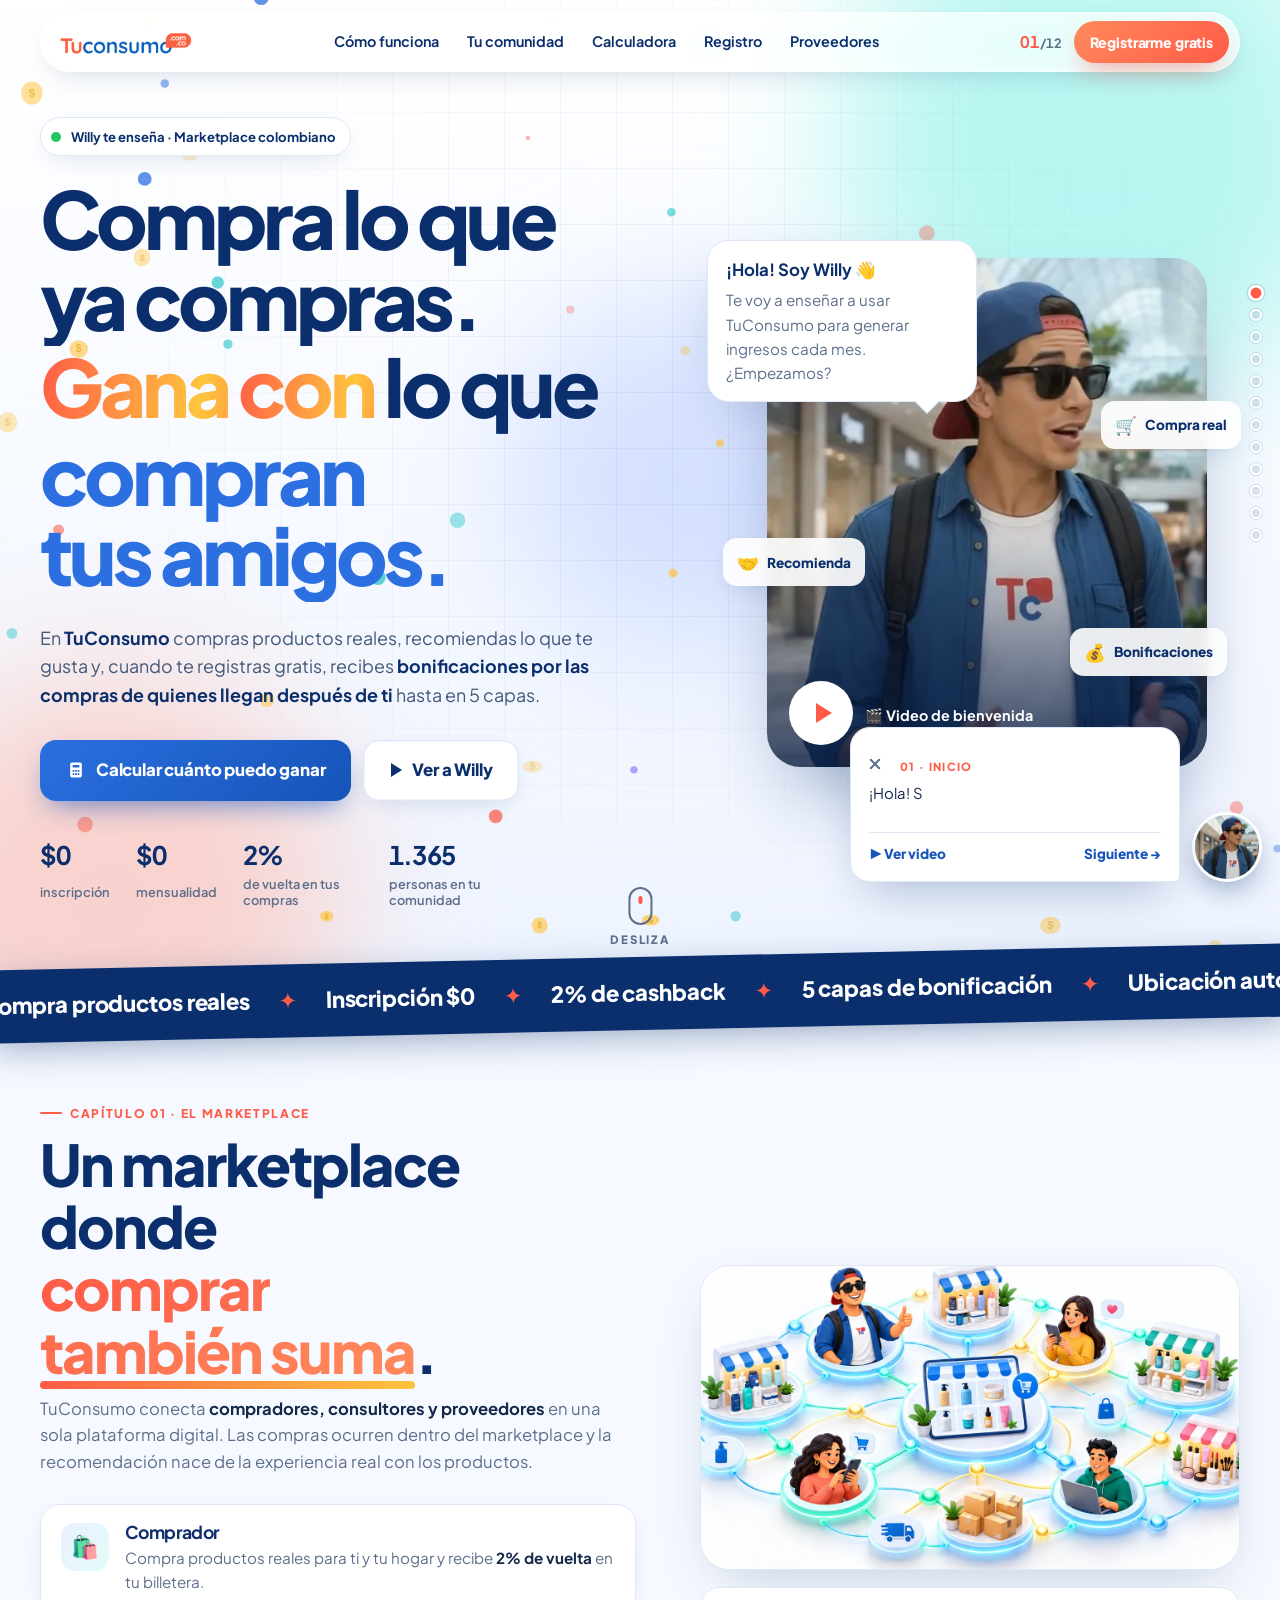
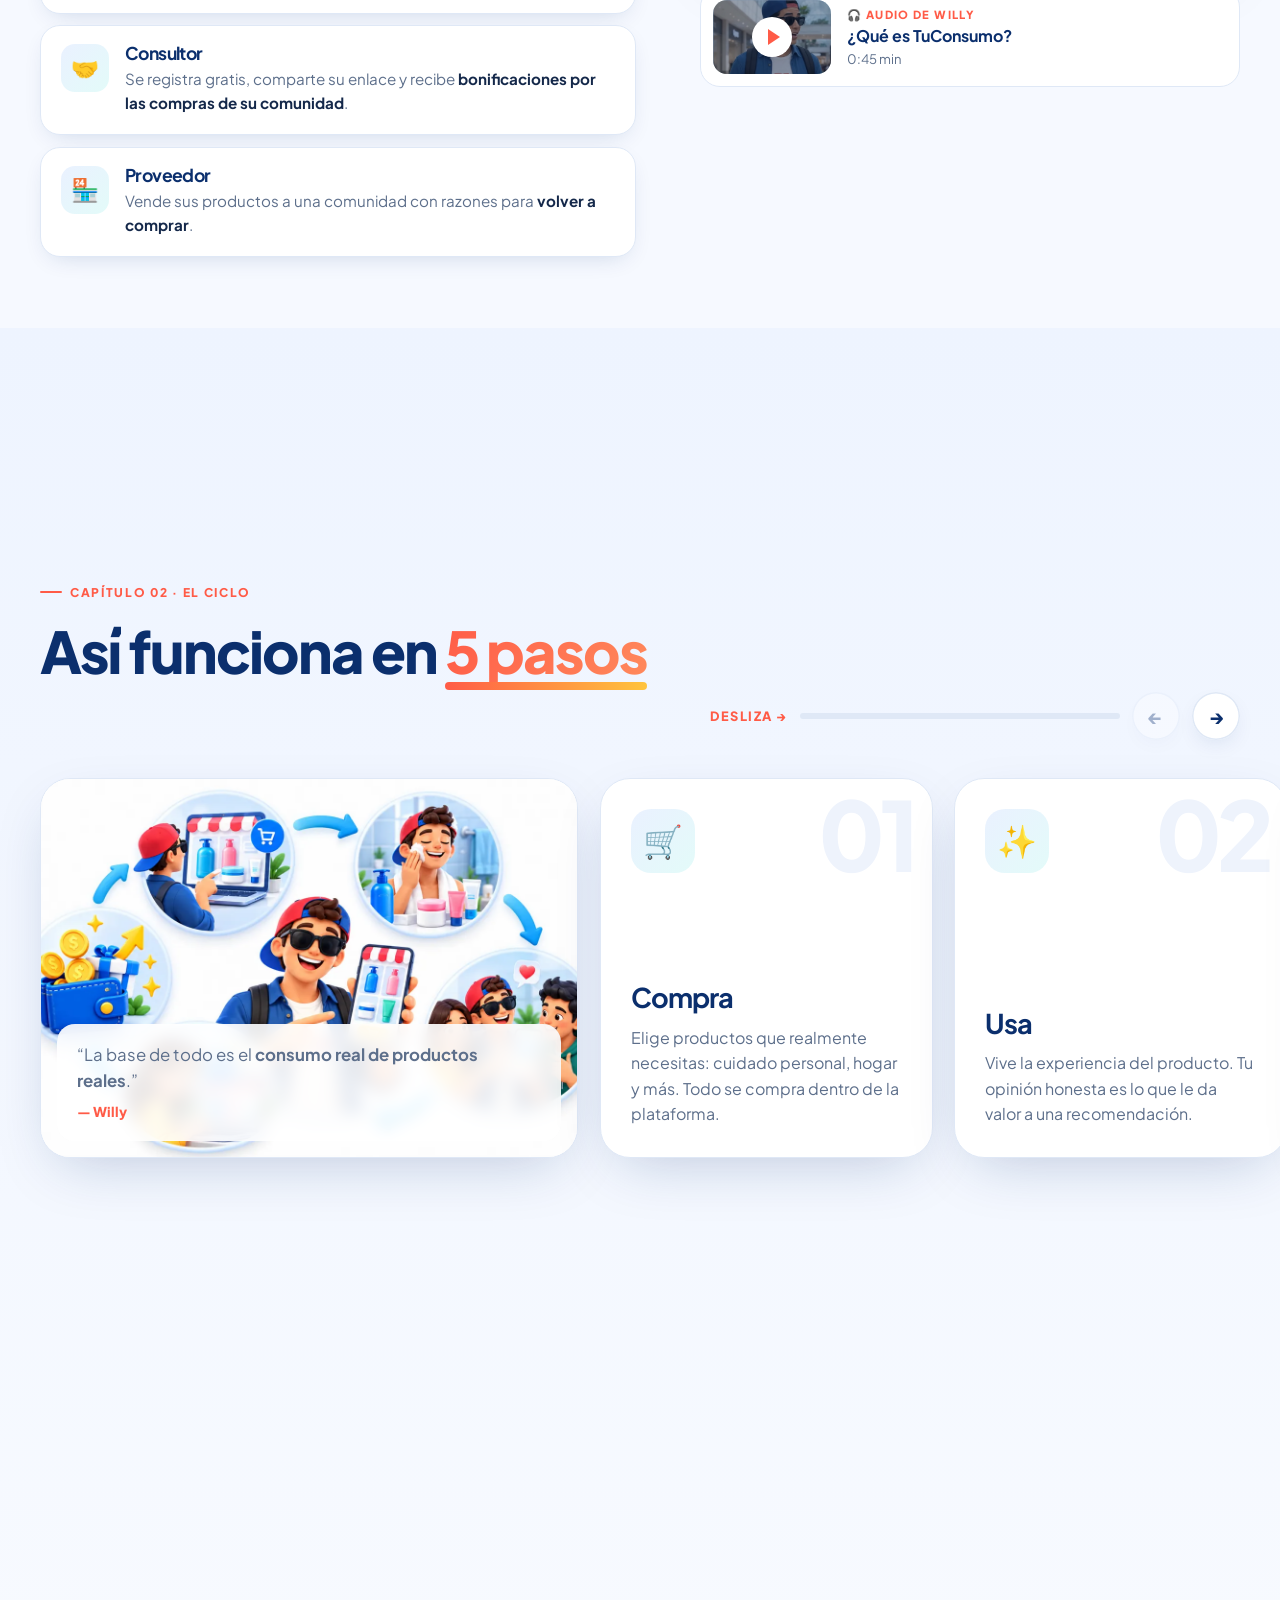
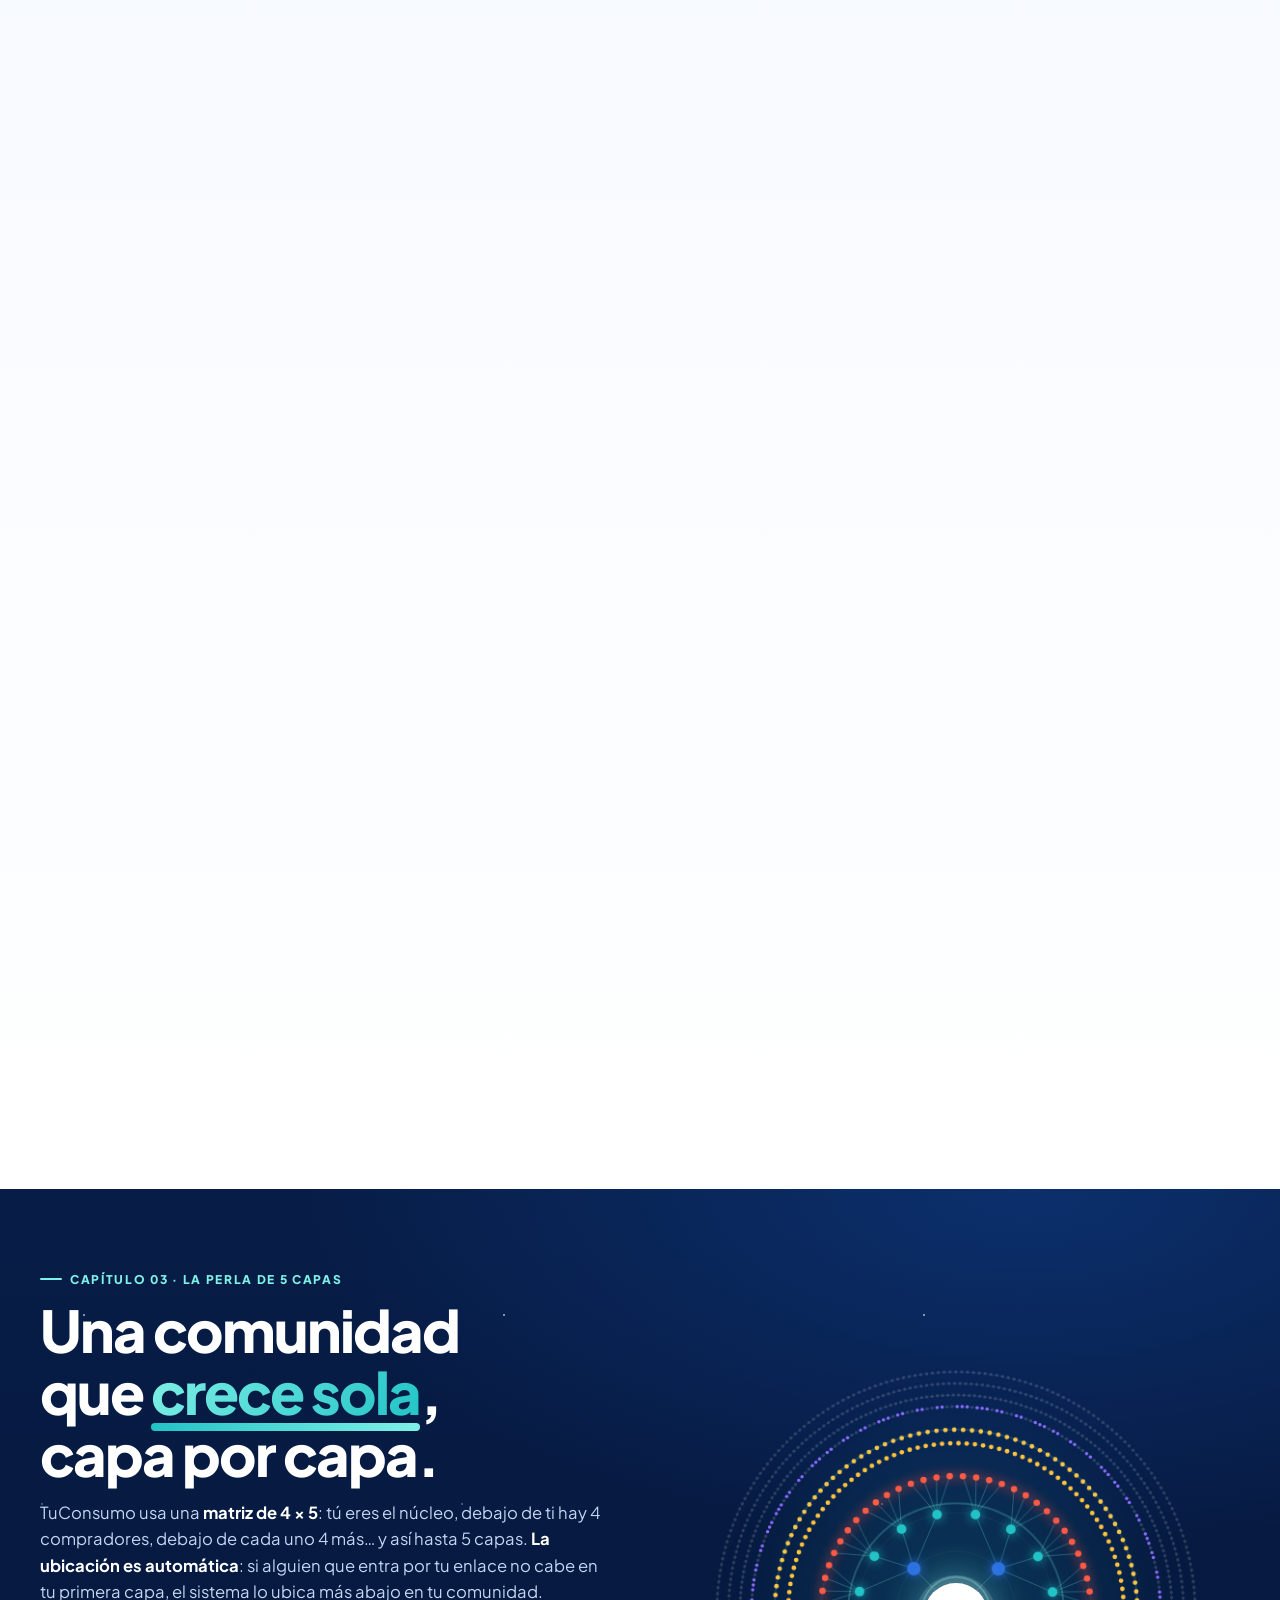
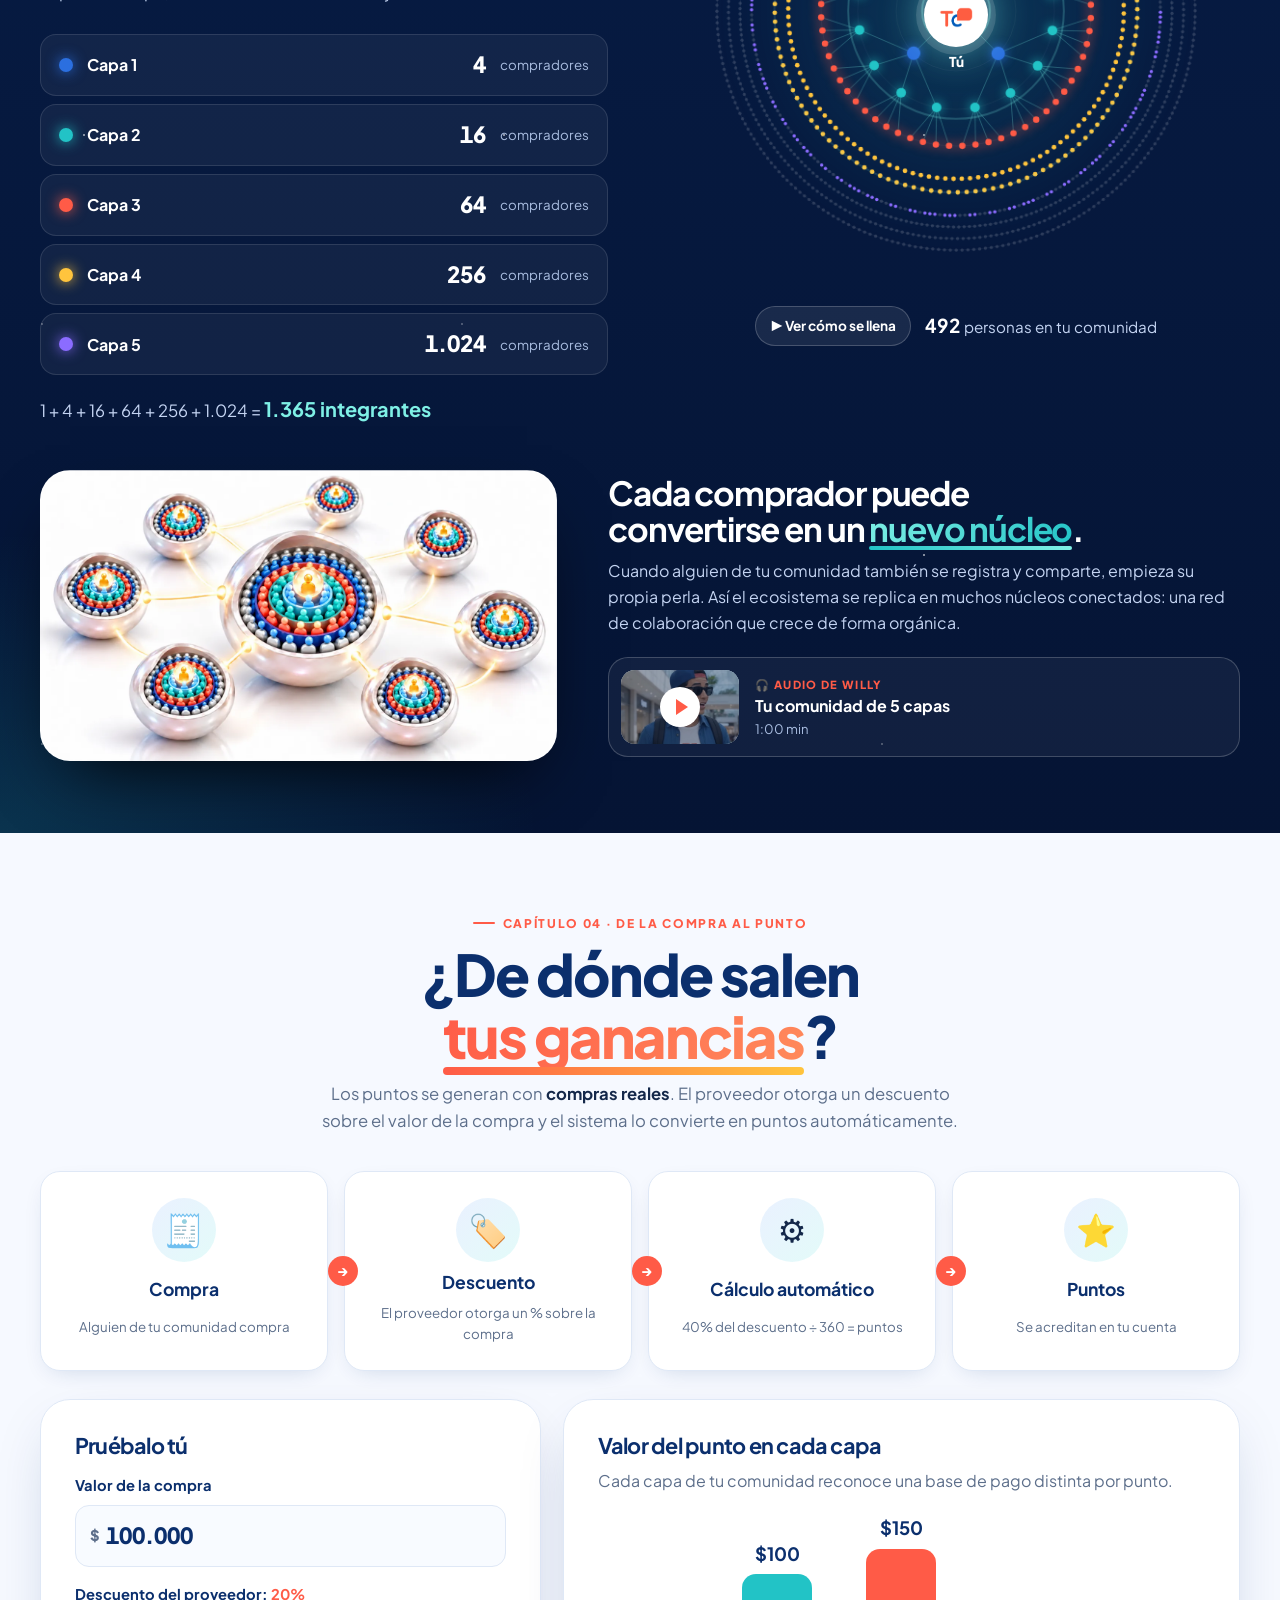
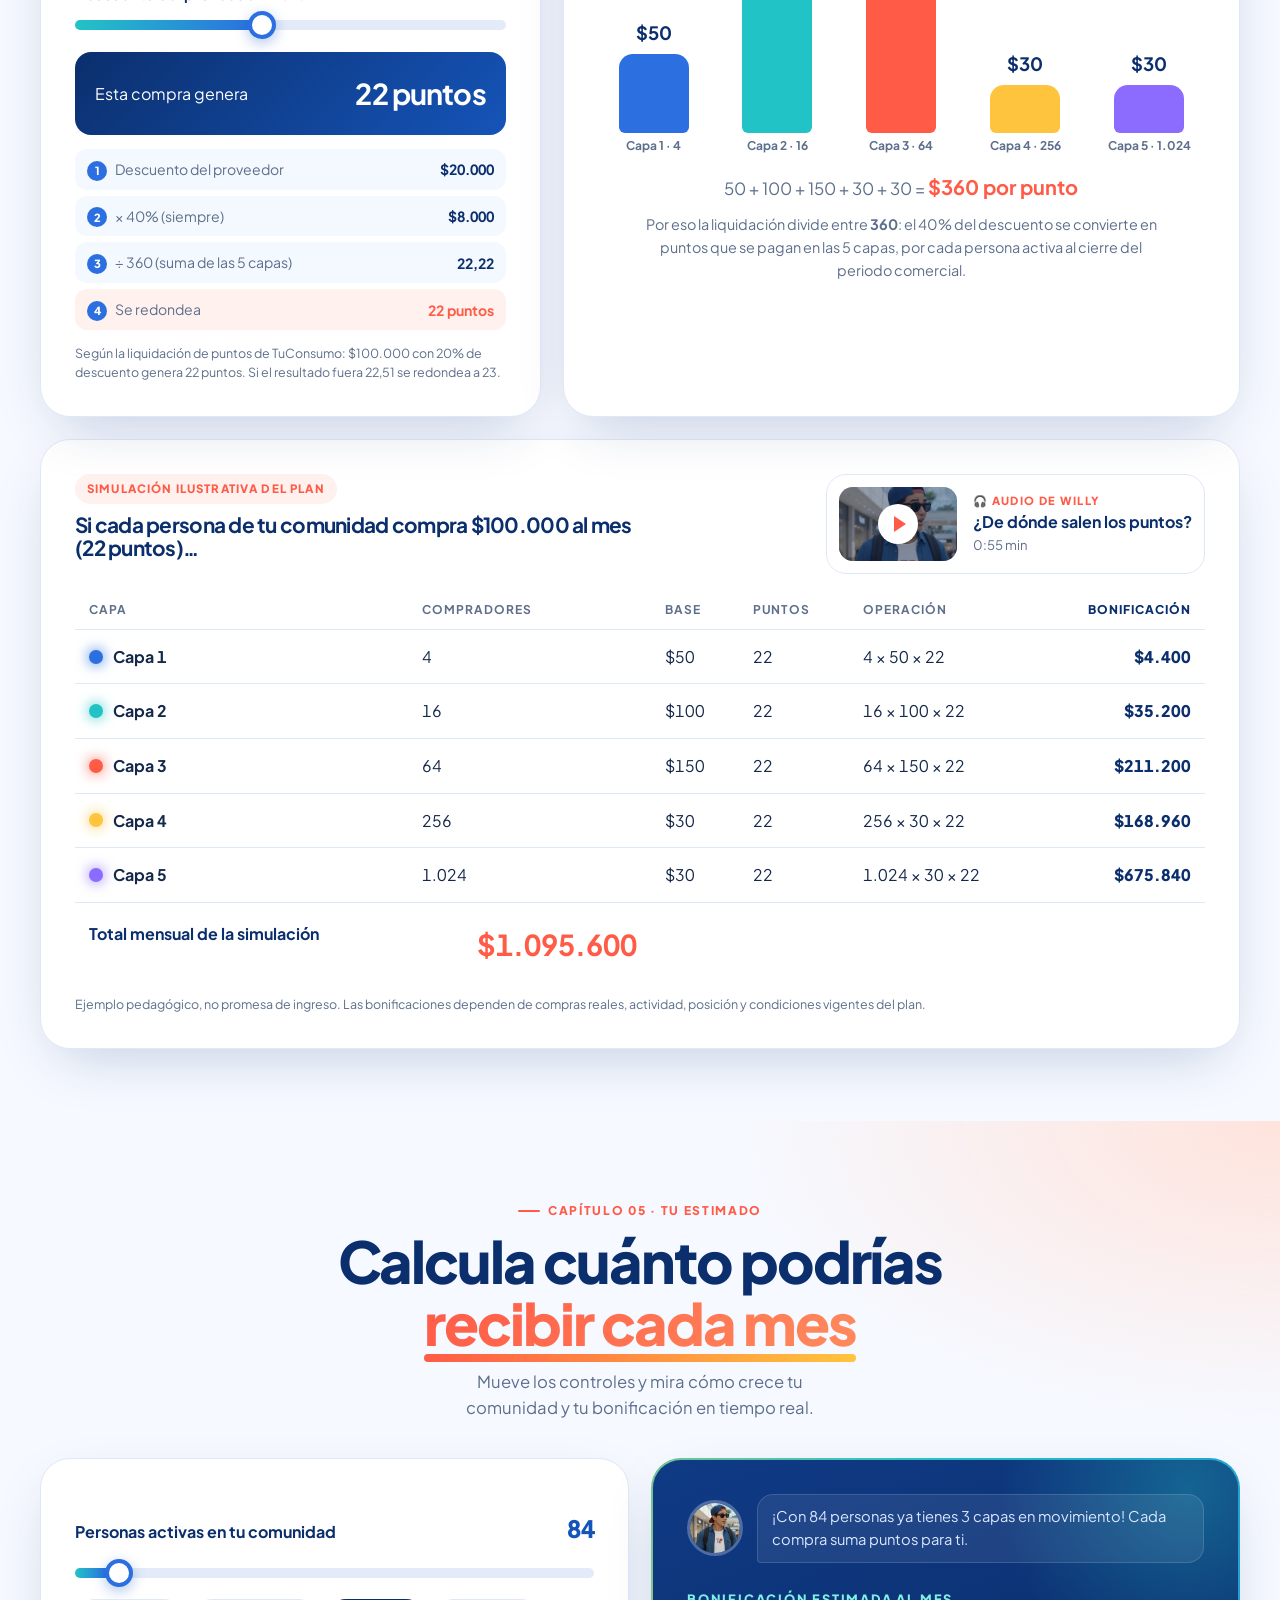
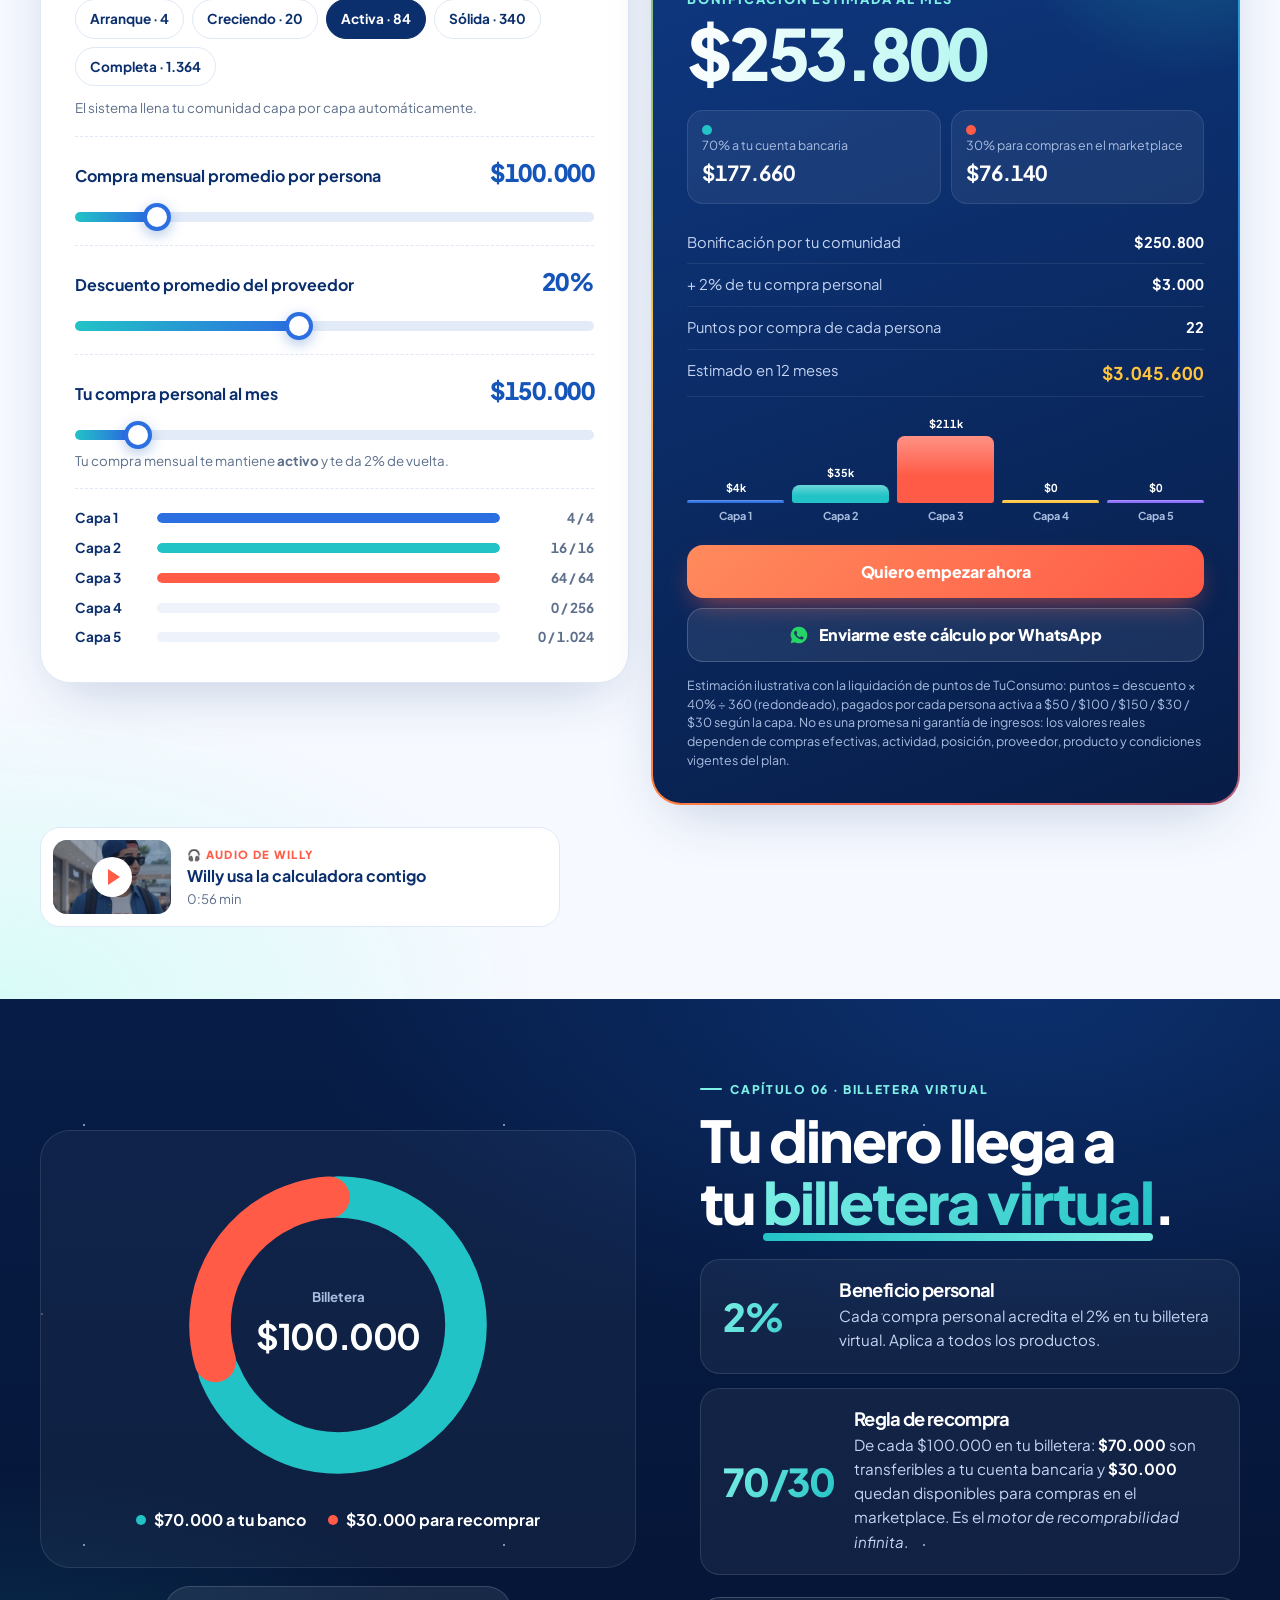
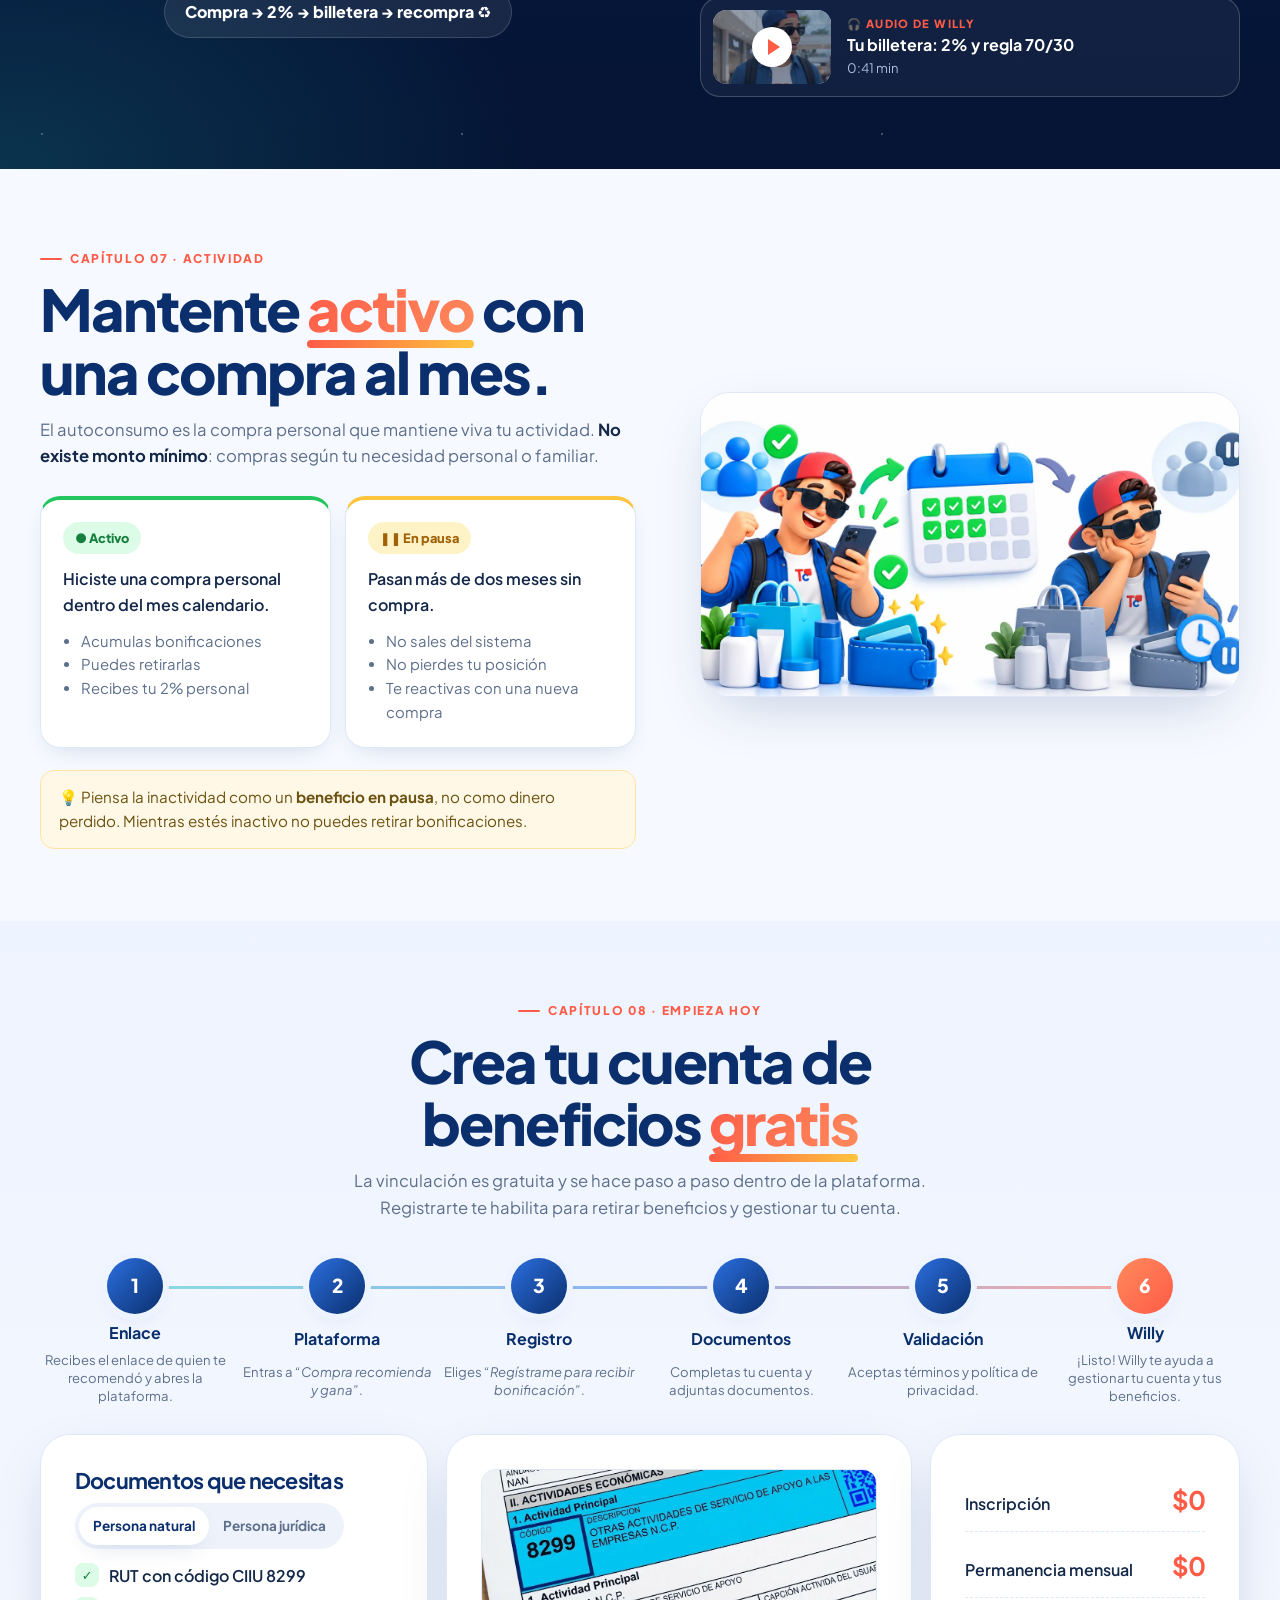
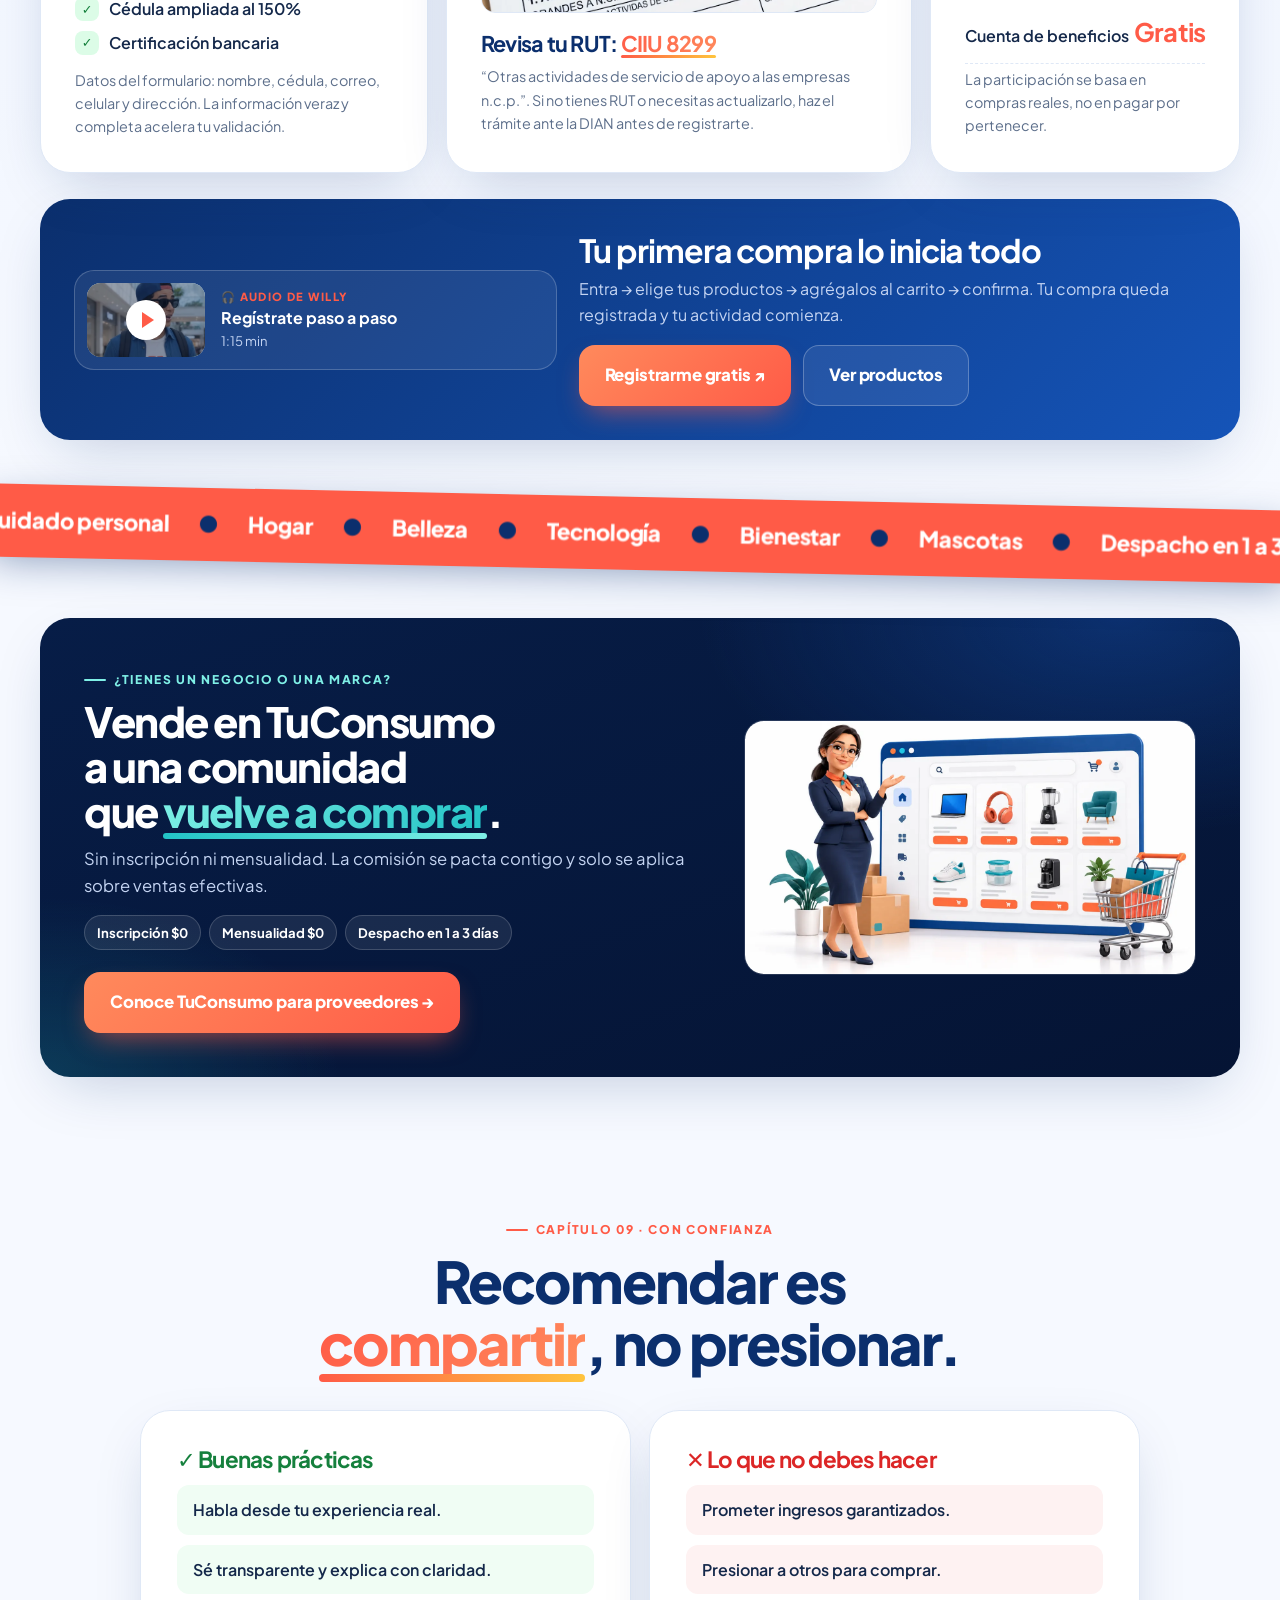
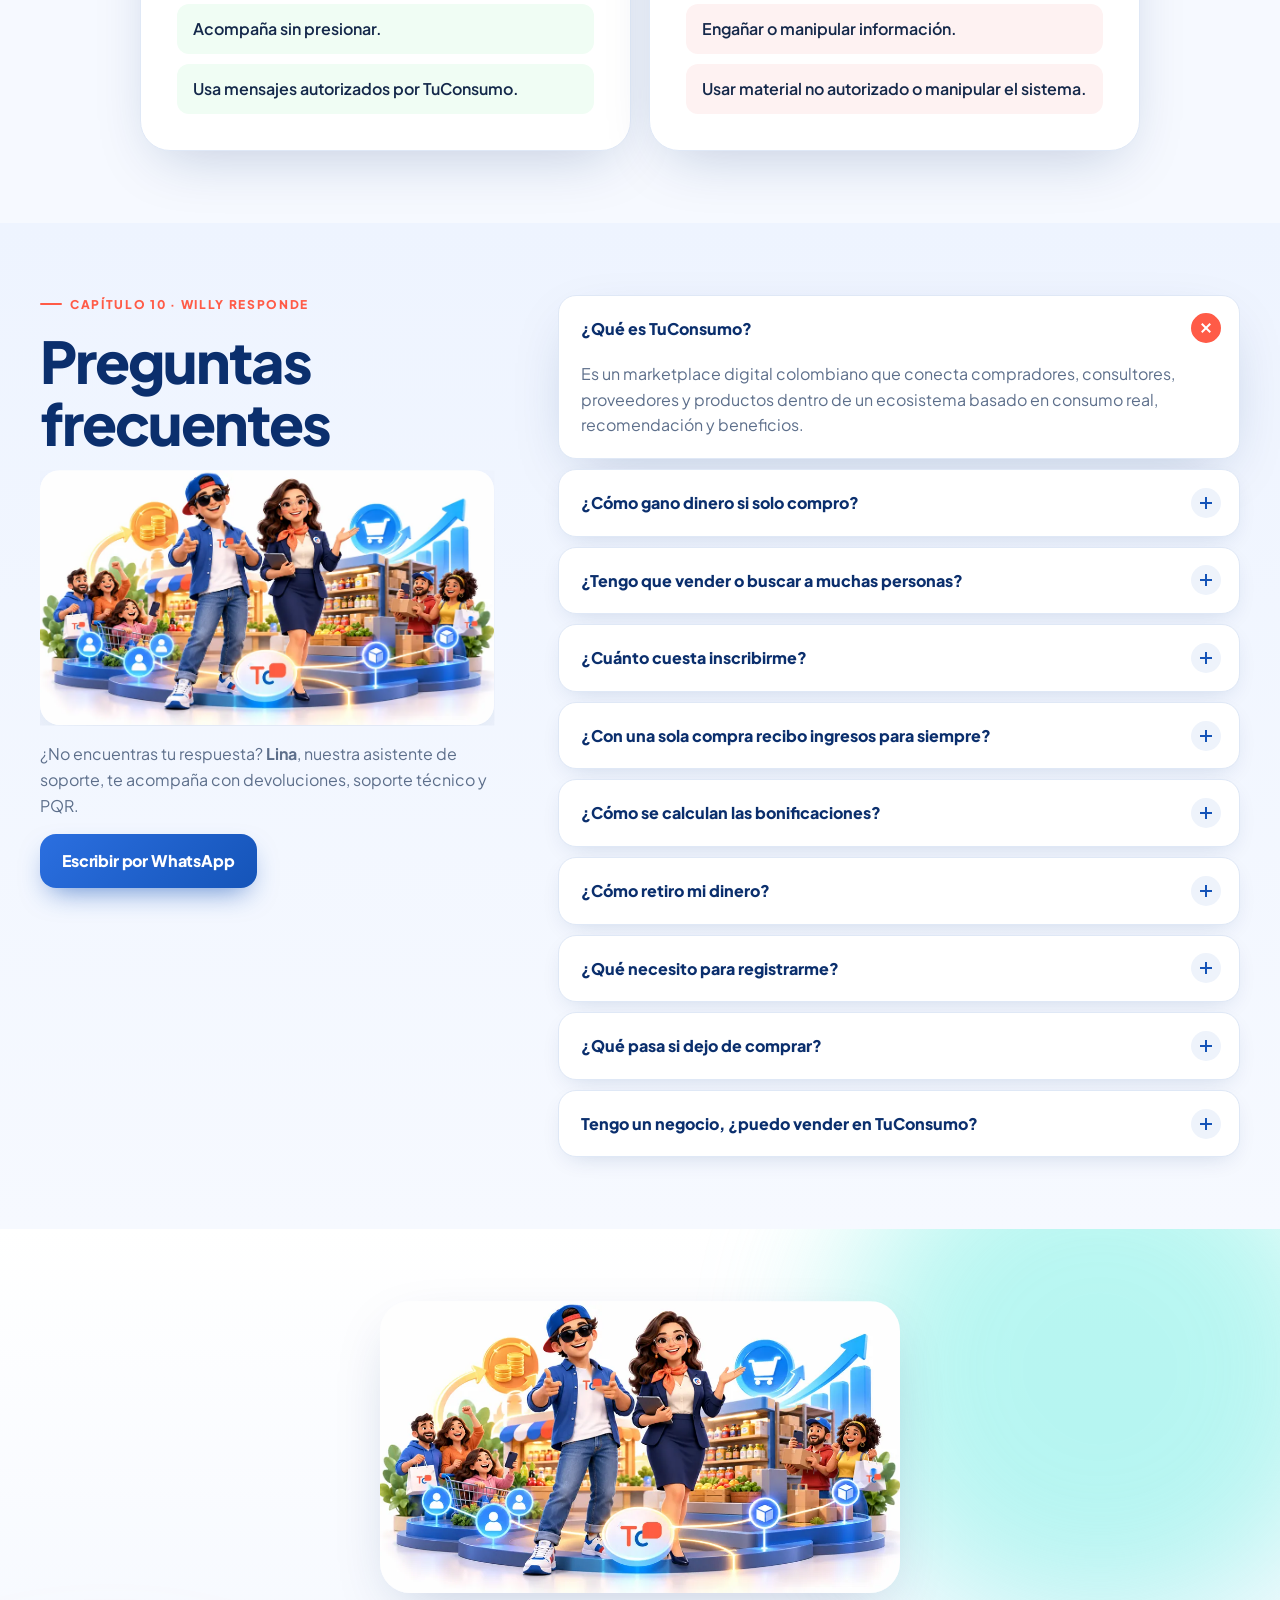
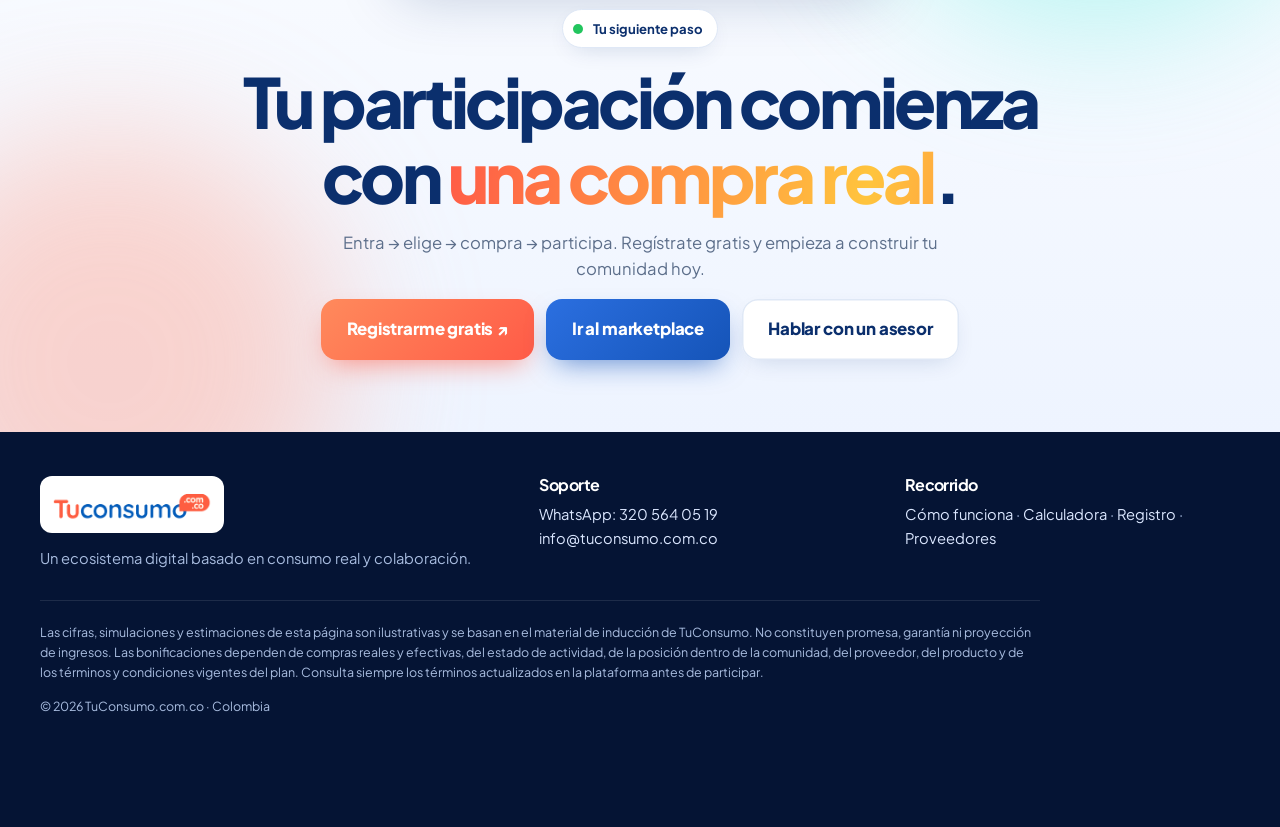
<file: index.html>
<!DOCTYPE html>
<html lang="es-CO">
<head>
<meta charset="utf-8">
<meta name="viewport" content="width=device-width, initial-scale=1, viewport-fit=cover">
<title>Gana con TuConsumo · Willy te enseña cómo</title>
<meta name="description" content="Compra lo que ya compras en TuConsumo y recibe bonificaciones por las compras de tu comunidad. Willy te explica el modelo paso a paso y calcula tu estimado mensual.">
<meta name="theme-color" content="#0b2f6d">
<link rel="icon" type="image/png" href="assets/img/favicon.png">
<link rel="apple-touch-icon" href="assets/img/favicon.png">

<!-- Open Graph / redes sociales (campañas) -->
<meta property="og:type" content="website">
<meta property="og:locale" content="es_CO">
<meta property="og:site_name" content="TuConsumo">
<meta property="og:title" content="Compra, recomienda y gana con TuConsumo">
<meta property="og:description" content="Willy te explica cómo tu consumo diario y el de tu comunidad pueden generarte bonificaciones mensuales. Calcula tu estimado.">
<meta property="og:image" content="assets/img/og-image.jpg">
<meta name="twitter:card" content="summary_large_image">
<meta name="twitter:title" content="Compra, recomienda y gana con TuConsumo">
<meta name="twitter:description" content="Willy te enseña el modelo y calcula tu estimado mensual.">
<meta name="twitter:image" content="assets/img/og-image.jpg">

<link rel="preconnect" href="https://fonts.googleapis.com">
<link rel="preconnect" href="https://fonts.gstatic.com" crossorigin>
<link href="https://fonts.googleapis.com/css2?family=Plus+Jakarta+Sans:wght@400;500;600;700;800&display=swap" rel="stylesheet">
<link rel="preload" as="image" href="assets/img/willy-hero.webp">
<link rel="stylesheet" href="assets/css/styles.css">

<script type="application/ld+json">
{"@context":"https://schema.org","@type":"Organization","name":"TuConsumo","url":"https://tuconsumo.com.co/","email":"info@tuconsumo.com.co","contactPoint":{"@type":"ContactPoint","telephone":"+57 320 564 0519","contactType":"customer support","areaServed":"CO","availableLanguage":"Spanish"}}
</script>
<script src="assets/js/config.js"></script>
</head>
<body>
<a class="skip" href="#capitulo-1">Saltar al contenido</a>

<!-- Barra de progreso del recorrido -->
<div class="progress" aria-hidden="true"><span id="progressBar"></span></div>

<!-- ======================= NAV ======================= -->
<header class="nav" id="nav">
  <a href="#inicio" class="nav__logo" aria-label="TuConsumo, inicio">
    <img src="assets/img/logo-tuconsumo.png" alt="TuConsumo.com.co" width="177" height="45">
  </a>
  <nav class="nav__links" aria-label="Secciones">
    <a href="#como-funciona">Cómo funciona</a>
    <a href="#comunidad">Tu comunidad</a>
    <a href="#calculadora">Calculadora</a>
    <a href="#registro">Registro</a>
    <a href="proveedores/" data-track="nav_proveedores">Proveedores</a>
  </nav>
  <div class="nav__cta">
    <span class="chapter-count" aria-hidden="true"><b id="chapNow">01</b>/<span id="chapTotal">12</span></span>
    <a class="btn btn--coral btn--sm js-out" data-link="registro" data-track="nav_registro" href="https://tuconsumo.com.co/" target="_blank" rel="noopener">Registrarme gratis</a>
  </div>
</header>

<!-- Índice lateral de capítulos -->
<nav class="dots" id="dots" aria-label="Capítulos del recorrido"></nav>

<main>

<!-- ============ 0 · HERO ============ -->
<section class="chapter hero" id="inicio" data-title="Inicio"
  data-willy="¡Hola! Soy Willy 👋 Te voy a mostrar cómo tus compras de todos los días pueden convertirse en ingresos mensuales. Desliza conmigo.">
  <div class="hero__bg" aria-hidden="true">
    <span class="blob b1"></span><span class="blob b2"></span><span class="blob b3"></span>
    <div class="grid-lines"></div>
  </div>
  <div class="wrap hero__grid">
    <div class="hero__copy">
      <span class="pill reveal"><span class="pulse"></span> Willy te enseña · Marketplace colombiano</span>
      <h1 class="hero__title">
        <span class="line"><span class="word">Compra</span> <span class="word">lo</span> <span class="word">que</span> <span class="word">ya</span> <span class="word">compras.</span></span>
        <span class="line"><span class="word grad">Gana</span> <span class="word grad">con</span> <span class="word">lo</span> <span class="word">que</span></span>
        <span class="line rotator" aria-live="polite"><span class="rotator__word" id="rotator">compra tu comunidad.</span></span>
      </h1>
      <p class="hero__lead reveal">En <b>TuConsumo</b> compras productos reales, recomiendas lo que te gusta y, cuando te registras gratis, recibes <b>bonificaciones por las compras de quienes llegan después de ti</b> hasta en 5 capas.</p>
      <div class="hero__actions reveal">
        <a href="#calculadora" class="btn btn--primary btn--lg magnetic" data-track="hero_calculadora">
          <svg viewBox="0 0 24 24" aria-hidden="true"><path d="M7 3h10a2 2 0 0 1 2 2v14a2 2 0 0 1-2 2H7a2 2 0 0 1-2-2V5a2 2 0 0 1 2-2Zm1 3v3h8V6H8Zm0 6v2h2v-2H8Zm3 0v2h2v-2h-2Zm3 0v2h2v-2h-2Zm-6 4v2h2v-2H8Zm3 0v2h2v-2h-2Zm3 0v2h2v-2h-2Z"/></svg>
          Calcular cuánto puedo ganar
        </a>
        <button class="btn btn--ghost btn--lg js-video" data-video="bienvenida" data-track="hero_video">
          <span class="play-ic" aria-hidden="true"></span> Ver a Willy
        </button>
      </div>
      <ul class="hero__trust reveal">
        <li><b data-count="0" data-prefix="$">$0</b><span>inscripción</span></li>
        <li><b data-count="0" data-prefix="$">$0</b><span>mensualidad</span></li>
        <li><b data-count="2" data-suffix="%">2%</b><span>de vuelta en tus compras</span></li>
        <li><b data-count="1365">1.365</b><span>personas en tu comunidad</span></li>
      </ul>
    </div>

    <div class="hero__stage reveal">
      <div class="willy-card tilt">
        <img src="assets/img/willy-hero.webp" alt="Willy, el guía digital de TuConsumo" width="605" height="700" fetchpriority="high">
        <div class="willy-card__shine" aria-hidden="true"></div>
        <button class="willy-card__play js-video" data-video="bienvenida" aria-label="Reproducir video de bienvenida de Willy" data-track="hero_video_card">
          <span class="play-ic" aria-hidden="true"></span>
        </button>
        <span class="willy-card__tag">🎬 Video de bienvenida</span>
      </div>
      <div class="bubble bubble--hero" role="note">
        <b>¡Hola! Soy Willy 👋</b>
        <span class="type" data-type="Te voy a enseñar a usar TuConsumo para generar ingresos cada mes. ¿Empezamos?"></span>
      </div>
      <div class="float-chip fc1"><span>🛒</span> Compra real</div>
      <div class="float-chip fc2"><span>🤝</span> Recomienda</div>
      <div class="float-chip fc3"><span>💰</span> Bonificaciones</div>
    </div>
  </div>
  <a href="#capitulo-1" class="scroll-cue" aria-label="Desliza para continuar"><span></span>Desliza</a>
</section>

<!-- Cinta de beneficios -->
<div class="marquee" aria-hidden="true">
  <div class="marquee__track">
    <span>Compra productos reales</span><i>✦</i><span>Inscripción $0</span><i>✦</i><span>2% de cashback</span><i>✦</i><span>5 capas de bonificación</span><i>✦</i><span>Ubicación automática</span><i>✦</i><span>70% a tu banco</span><i>✦</i><span>Proveedores colombianos</span><i>✦</i><span>Sin mensualidad</span><i>✦</i>
    <span>Compra productos reales</span><i>✦</i><span>Inscripción $0</span><i>✦</i><span>2% de cashback</span><i>✦</i><span>5 capas de bonificación</span><i>✦</i><span>Ubicación automática</span><i>✦</i><span>70% a tu banco</span><i>✦</i><span>Proveedores colombianos</span><i>✦</i><span>Sin mensualidad</span><i>✦</i>
  </div>
</div>

<!-- ============ 1 · QUÉ ES ============ -->
<section class="chapter" id="capitulo-1" data-title="¿Qué es?"
  data-willy="TuConsumo es un marketplace: aquí compras lo mismo que comprarías en cualquier tienda, pero cada compra mueve un ecosistema que también te beneficia a ti.">
  <div class="wrap split">
    <div class="split__copy">
      <span class="eyebrow reveal">Capítulo 01 · El marketplace</span>
      <h2 class="title reveal">Un marketplace donde <span class="hl">comprar también suma</span>.</h2>
      <p class="lead reveal">TuConsumo conecta <b>compradores, consultores y proveedores</b> en una sola plataforma digital. Las compras ocurren dentro del marketplace y la recomendación nace de la experiencia real con los productos.</p>
      <div class="roles reveal-stagger">
        <article class="role">
          <span class="role__ic">🛍️</span>
          <div><h3>Comprador</h3><p>Compra productos reales para ti y tu hogar y recibe <b>2% de vuelta</b> en tu billetera.</p></div>
        </article>
        <article class="role">
          <span class="role__ic">🤝</span>
          <div><h3>Consultor</h3><p>Se registra gratis, comparte su enlace y recibe <b>bonificaciones por las compras de su comunidad</b>.</p></div>
        </article>
        <article class="role">
          <span class="role__ic">🏪</span>
          <div><h3>Proveedor</h3><p>Vende sus productos a una comunidad con razones para <b>volver a comprar</b>.</p></div>
        </article>
      </div>
    </div>
    <div class="split__media reveal">
      <figure class="media-card parallax">
        <img src="assets/img/ecosistema.webp" alt="Ilustración del ecosistema TuConsumo: compradores, consultores y tiendas conectados" loading="lazy" width="1400" height="788">
      </figure>
      <div class="video-slot" data-video="ecosistema"></div>
    </div>
  </div>
</section>

<!-- ============ 2 · CÓMO FUNCIONA (scroll horizontal) ============ -->
<section class="chapter hscroll" id="como-funciona" data-title="Cómo funciona"
  data-willy="La lógica es sencilla: compras, usas, compartes, recomiendas y participas de beneficios. Sigue deslizando y te muestro cada paso.">
  <div class="hscroll__sticky">
    <div class="wrap hscroll__head">
      <span class="eyebrow">Capítulo 02 · El ciclo</span>
      <h2 class="title">Así funciona en <span class="hl">5 pasos</span></h2>
      <div class="hscroll__ctrl">
        <span class="hscroll__hint" aria-hidden="true">Desliza <i>→</i></span>
        <div class="hscroll__bar" aria-hidden="true"><span id="hbar"></span></div>
        <button class="hs-btn" id="hsPrev" aria-label="Paso anterior">←</button>
        <button class="hs-btn" id="hsNext" aria-label="Paso siguiente">→</button>
      </div>
    </div>
    <div class="hscroll__track" id="htrack">
      <article class="hcard hcard--intro">
        <img src="assets/img/ciclo-compra.webp" alt="Willy mostrando el ciclo de compra y recomendación" loading="lazy">
        <p class="hcard__quote">“La base de todo es el <b>consumo real de productos reales</b>.”<span>— Willy</span></p>
      </article>
      <article class="hcard"><span class="hcard__n">01</span><span class="hcard__ic">🛒</span><h3>Compra</h3><p>Elige productos que realmente necesitas: cuidado personal, hogar y más. Todo se compra dentro de la plataforma.</p></article>
      <article class="hcard"><span class="hcard__n">02</span><span class="hcard__ic">✨</span><h3>Usa</h3><p>Vive la experiencia del producto. Tu opinión honesta es lo que le da valor a una recomendación.</p></article>
      <article class="hcard"><span class="hcard__n">03</span><span class="hcard__ic">📲</span><h3>Comparte</h3><p>Comparte tu enlace con familiares, amigos y conocidos a quienes el producto les pueda servir.</p></article>
      <article class="hcard"><span class="hcard__n">04</span><span class="hcard__ic">💬</span><h3>Recomienda</h3><p>Acompaña sin presionar. Cuando compran desde tu enlace, entran a tu comunidad.</p></article>
      <article class="hcard hcard--accent"><span class="hcard__n">05</span><span class="hcard__ic">💰</span><h3>Gana bonificaciones</h3><p>Cada compra de tu comunidad genera puntos que se convierten en bonificaciones en tu billetera virtual.</p><a href="#comunidad" class="btn btn--light btn--sm">Ver cómo crece →</a></article>
      <article class="hcard hcard--video"><div class="video-slot" data-video="comoFunciona"></div></article>
    </div>
  </div>
</section>

<!-- ============ 3 · COMUNIDAD 5 CAPAS ============ -->
<section class="chapter dark" id="comunidad" data-title="Tu comunidad"
  data-willy="Aquí está la magia: el sistema ubica automáticamente a cada persona en tu comunidad. Tú no tienes que armar nada. 4 directos, y cada uno trae a 4 más… ¡hasta 5 capas!">
  <div class="stars" aria-hidden="true"></div>
  <div class="wrap community">
    <div class="community__copy">
      <span class="eyebrow eyebrow--light reveal">Capítulo 03 · La perla de 5 capas</span>
      <h2 class="title title--light reveal">Una comunidad que <span class="hl hl--teal">crece sola</span>, capa por capa.</h2>
      <p class="lead lead--light reveal">TuConsumo usa una <b>matriz de 4 × 5</b>: tú eres el núcleo, debajo de ti hay 4 compradores, debajo de cada uno 4 más… y así hasta 5 capas. <b>La ubicación es automática</b>: si alguien que entra por tu enlace no cabe en tu primera capa, el sistema lo ubica más abajo en tu comunidad.</p>
      <div class="layers reveal-stagger" id="layerList">
        <button class="layer" data-layer="1"><span class="layer__dot l1"></span><b>Capa 1</b><span class="layer__n" data-count="4">4</span><small>compradores</small></button>
        <button class="layer" data-layer="2"><span class="layer__dot l2"></span><b>Capa 2</b><span class="layer__n" data-count="16">16</span><small>compradores</small></button>
        <button class="layer" data-layer="3"><span class="layer__dot l3"></span><b>Capa 3</b><span class="layer__n" data-count="64">64</span><small>compradores</small></button>
        <button class="layer" data-layer="4"><span class="layer__dot l4"></span><b>Capa 4</b><span class="layer__n" data-count="256">256</span><small>compradores</small></button>
        <button class="layer" data-layer="5"><span class="layer__dot l5"></span><b>Capa 5</b><span class="layer__n" data-count="1024">1.024</span><small>compradores</small></button>
      </div>
      <p class="formula reveal">1 + 4 + 16 + 64 + 256 + 1.024 = <b><span data-count="1365">1.365</span> integrantes</b></p>
    </div>
    <div class="community__viz reveal">
      <div class="pearl-wrap">
        <canvas id="pearl" width="560" height="560" aria-label="Visualización de la comunidad en 5 capas: 4, 16, 64, 256 y 1.024 compradores alrededor de un núcleo"></canvas>
        <div class="pearl-center"><img src="assets/img/logo-tc.png" alt=""><span>Tú</span></div>
      </div>
      <div class="pearl-controls">
        <button class="chip js-pearl-play" data-track="pearl_play">▶ Ver cómo se llena</button>
        <span class="pearl-readout"><b id="pearlCount">1.364</b> personas en tu comunidad</span>
      </div>
    </div>
  </div>
  <div class="wrap nucleus">
    <figure class="nucleus__img reveal"><img src="assets/img/red-perlas.webp" alt="Red de perlas conectadas: cada comprador puede convertirse en un nuevo núcleo" loading="lazy"></figure>
    <div class="nucleus__copy reveal">
      <h3>Cada comprador puede convertirse en un <span class="hl hl--teal">nuevo núcleo</span>.</h3>
      <p>Cuando alguien de tu comunidad también se registra y comparte, empieza su propia perla. Así el ecosistema se replica en muchos núcleos conectados: una red de colaboración que crece de forma orgánica.</p>
      <div class="video-slot video-slot--dark" data-video="comunidad"></div>
    </div>
  </div>
</section>

<!-- ============ 4 · PUNTOS ============ -->
<section class="chapter" id="puntos" data-title="Los puntos"
  data-willy="¿De dónde sale el dinero? Del descuento que el proveedor da en cada compra. Ese descuento se convierte en puntos, y cada punto vale distinto según la capa.">
  <div class="wrap">
    <div class="center-head">
      <span class="eyebrow reveal">Capítulo 04 · De la compra al punto</span>
      <h2 class="title reveal">¿De dónde salen <span class="hl">tus ganancias</span>?</h2>
      <p class="lead reveal">Los puntos se generan con <b>compras reales</b>. El proveedor otorga un descuento sobre el valor de la compra y el sistema lo convierte en puntos automáticamente.</p>
    </div>
    <ol class="flow reveal-stagger">
      <li><span class="flow__ic">🧾</span><b>Compra</b><small>Alguien de tu comunidad compra</small></li>
      <li><span class="flow__ic">🏷️</span><b>Descuento</b><small>El proveedor otorga un % sobre la compra</small></li>
      <li><span class="flow__ic">⚙️</span><b>Cálculo automático</b><small>40% del descuento ÷ 360 = puntos</small></li>
      <li><span class="flow__ic">⭐</span><b>Puntos</b><small>Se acreditan en tu cuenta</small></li>
    </ol>

    <div class="points-grid">
      <div class="mini-calc card reveal">
        <h3>Pruébalo tú</h3>
        <label class="field">
          <span>Valor de la compra</span>
          <div class="money"><span>$</span><input type="text" inputmode="numeric" id="ptCompra" value="100.000" aria-label="Valor de la compra en pesos"></div>
        </label>
        <label class="field">
          <span>Descuento del proveedor: <b id="ptDescOut">20%</b></span>
          <input type="range" id="ptDesc" min="5" max="40" step="1" value="20">
        </label>
        <div class="mini-calc__result">
          <span>Esta compra genera</span>
          <b><span id="ptOut">22</span> puntos</b>
        </div>
        <ol class="pt-steps" aria-label="Cómo se calcula">
          <li><span>Descuento del proveedor</span><b id="ptStep1">$20.000</b></li>
          <li><span>× 40% (siempre)</span><b id="ptStep2">$8.000</b></li>
          <li><span>÷ 360 (suma de las 5 capas)</span><b id="ptStep3">22,22</b></li>
          <li><span>Se redondea</span><b id="ptStep4">22 puntos</b></li>
        </ol>
        <p class="tiny">Según la liquidación de puntos de TuConsumo: $100.000 con 20% de descuento genera 22 puntos. Si el resultado fuera 22,51 se redondea a 23.</p>
      </div>

      <div class="base card reveal">
        <h3>Valor del punto en cada capa</h3>
        <p class="muted">Cada capa de tu comunidad reconoce una base de pago distinta por punto.</p>
        <div class="bars" id="baseBars">
          <div class="bar" style="--v:33%"><span class="bar__fill l1"></span><b>$50</b><small>Capa 1 · 4</small></div>
          <div class="bar" style="--v:66%"><span class="bar__fill l2"></span><b>$100</b><small>Capa 2 · 16</small></div>
          <div class="bar" style="--v:100%"><span class="bar__fill l3"></span><b>$150</b><small>Capa 3 · 64</small></div>
          <div class="bar" style="--v:20%"><span class="bar__fill l4"></span><b>$30</b><small>Capa 4 · 256</small></div>
          <div class="bar" style="--v:20%"><span class="bar__fill l5"></span><b>$30</b><small>Capa 5 · 1.024</small></div>
        </div>
        <p class="formula formula--dark">50 + 100 + 150 + 30 + 30 = <b>$360 por punto</b></p>
        <p class="muted small base__note">Por eso la liquidación divide entre <b>360</b>: el 40% del descuento se convierte en puntos que se pagan en las 5 capas, por cada persona activa al cierre del periodo comercial.</p>
      </div>
    </div>

    <div class="sim card reveal">
      <div class="sim__head">
        <div>
          <span class="tag">Simulación ilustrativa del plan</span>
          <h3>Si cada persona de tu comunidad compra <b>$100.000</b> al mes (22 puntos)…</h3>
        </div>
        <div class="video-slot video-slot--inline" data-video="puntos"></div>
      </div>
      <div class="table-scroll">
      <table class="sim__table">
        <thead><tr><th>Capa</th><th>Compradores</th><th>Base</th><th>Puntos</th><th>Operación</th><th>Bonificación</th></tr></thead>
        <tbody>
          <tr><td><i class="layer__dot l1"></i>Capa 1</td><td>4</td><td>$50</td><td>22</td><td>4 × 50 × 22</td><td>$4.400</td></tr>
          <tr><td><i class="layer__dot l2"></i>Capa 2</td><td>16</td><td>$100</td><td>22</td><td>16 × 100 × 22</td><td>$35.200</td></tr>
          <tr><td><i class="layer__dot l3"></i>Capa 3</td><td>64</td><td>$150</td><td>22</td><td>64 × 150 × 22</td><td>$211.200</td></tr>
          <tr><td><i class="layer__dot l4"></i>Capa 4</td><td>256</td><td>$30</td><td>22</td><td>256 × 30 × 22</td><td>$168.960</td></tr>
          <tr><td><i class="layer__dot l5"></i>Capa 5</td><td>1.024</td><td>$30</td><td>22</td><td>1.024 × 30 × 22</td><td>$675.840</td></tr>
        </tbody>
        <tfoot><tr><td colspan="5">Total mensual de la simulación</td><td><b data-count="1095600" data-prefix="$">$1.095.600</b></td></tr></tfoot>
      </table>
      </div>
      <p class="tiny">Ejemplo pedagógico, no promesa de ingreso. Las bonificaciones dependen de compras reales, actividad, posición y condiciones vigentes del plan.</p>
    </div>
  </div>
</section>

<!-- ============ 5 · CALCULADORA ============ -->
<section class="chapter calc-chapter" id="calculadora" data-title="Calculadora"
  data-willy="¡Ahora juega tú! Mueve las barras: cuántas personas tiene tu comunidad, cuánto compran al mes y el descuento promedio. Yo te calculo el estimado.">
  <div class="wrap">
    <div class="center-head">
      <span class="eyebrow reveal">Capítulo 05 · Tu estimado</span>
      <h2 class="title reveal">Calcula cuánto podrías <span class="hl">recibir cada mes</span></h2>
      <p class="lead reveal">Mueve los controles y mira cómo crece tu comunidad y tu bonificación en tiempo real.</p>
    </div>

    <div class="calc reveal">
      <div class="calc__inputs card">
        <div class="calc__group">
          <div class="calc__label">
            <span>Personas activas en tu comunidad</span>
            <output id="cMembersOut">84</output>
          </div>
          <input type="range" id="cMembers" min="0" max="1364" step="1" value="84" aria-describedby="cMembersHelp">
          <div class="chips" role="group" aria-label="Escenarios rápidos">
            <button class="chip" data-members="4">Arranque · 4</button>
            <button class="chip" data-members="20">Creciendo · 20</button>
            <button class="chip is-on" data-members="84">Activa · 84</button>
            <button class="chip" data-members="340">Sólida · 340</button>
            <button class="chip" data-members="1364">Completa · 1.364</button>
          </div>
          <small id="cMembersHelp" class="muted">El sistema llena tu comunidad capa por capa automáticamente.</small>
        </div>

        <div class="calc__group">
          <div class="calc__label"><span>Compra mensual promedio por persona</span><output id="cBuyOut">$100.000</output></div>
          <input type="range" id="cBuy" min="20000" max="600000" step="10000" value="100000">
        </div>

        <div class="calc__group">
          <div class="calc__label"><span>Descuento promedio del proveedor</span><output id="cDiscOut">20%</output></div>
          <input type="range" id="cDisc" min="5" max="40" step="1" value="20">
        </div>

        <div class="calc__group">
          <div class="calc__label"><span>Tu compra personal al mes</span><output id="cOwnOut">$150.000</output></div>
          <input type="range" id="cOwn" min="0" max="1500000" step="10000" value="150000">
          <small class="muted">Tu compra mensual te mantiene <b>activo</b> y te da 2% de vuelta.</small>
        </div>

        <div class="calc__layers" id="calcLayers" aria-label="Llenado por capa"></div>
      </div>

      <div class="calc__result card card--dark" aria-live="polite">
        <div class="calc__willy">
          <img src="assets/img/willy-hero.webp" alt="" loading="lazy">
          <p id="calcSays">¡Con 84 personas ya tienes 3 capas en movimiento!</p>
        </div>
        <span class="calc__cap">Bonificación estimada al mes</span>
        <div class="calc__total"><span id="cTotal">$0</span></div>
        <div class="calc__split">
          <div><span class="dot dot--teal"></span><small>70% a tu cuenta bancaria</small><b id="cBank">$0</b></div>
          <div><span class="dot dot--coral"></span><small>30% para compras en el marketplace</small><b id="cRebuy">$0</b></div>
        </div>
        <ul class="calc__lines">
          <li><span>Bonificación por tu comunidad</span><b id="cNet">$0</b></li>
          <li><span>+ 2% de tu compra personal</span><b id="cCash">$0</b></li>
          <li><span>Puntos por compra de cada persona</span><b id="cPts">0</b></li>
          <li class="calc__year"><span>Estimado en 12 meses</span><b id="cYear">$0</b></li>
        </ul>
        <div class="calc__bars" id="calcBars"></div>
        <div class="calc__actions">
          <a class="btn btn--coral btn--block js-out" data-link="registro" data-track="calc_registro" href="https://tuconsumo.com.co/" target="_blank" rel="noopener">Quiero empezar ahora</a>
          <a class="btn btn--glass btn--block" id="calcShare" data-track="calc_whatsapp" href="#" target="_blank" rel="noopener">
            <svg viewBox="0 0 24 24" aria-hidden="true"><path d="M12 2a10 10 0 0 0-8.6 15.1L2 22l5-1.3A10 10 0 1 0 12 2Zm5.3 14.1c-.2.6-1.3 1.2-1.8 1.2-.5.1-1 .2-3.4-.7-2.8-1.1-4.6-4-4.8-4.2-.1-.2-1.1-1.5-1.1-2.9s.7-2 1-2.3c.2-.3.5-.3.7-.3h.5c.2 0 .4 0 .6.5l.8 2c.1.2.1.4 0 .5l-.3.5-.4.4c-.1.2-.3.3-.1.6.2.3.8 1.3 1.6 2 1.1 1 2 1.3 2.3 1.4.3.2.5.1.6-.1l.9-1c.2-.3.4-.2.6-.1l1.9.9c.3.1.5.2.5.3.1.2.1.7-.1 1.2Z"/></svg>
            Enviarme este cálculo por WhatsApp
          </a>
        </div>
        <p class="tiny tiny--light">Estimación ilustrativa con la liquidación de puntos de TuConsumo: puntos = descuento × 40% ÷ 360 (redondeado), pagados por cada persona activa a $50 / $100 / $150 / $30 / $30 según la capa. No es una promesa ni garantía de ingresos: los valores reales dependen de compras efectivas, actividad, posición, proveedor, producto y condiciones vigentes del plan.</p>
      </div>
    </div>
    <div class="calc__video reveal"><div class="video-slot" data-video="calculadora"></div></div>
  </div>
</section>

<!-- ============ 6 · BILLETERA ============ -->
<section class="chapter dark" id="billetera" data-title="Tu billetera"
  data-willy="Todo lo que ganas llega a tu billetera virtual. El 70% lo puedes pasar a tu banco y el 30% lo usas para comprar en el marketplace. ¡Así el ciclo nunca para!">
  <div class="stars" aria-hidden="true"></div>
  <div class="wrap split split--rev">
    <div class="split__copy">
      <span class="eyebrow eyebrow--light reveal">Capítulo 06 · Billetera virtual</span>
      <h2 class="title title--light reveal">Tu dinero llega a tu <span class="hl hl--teal">billetera virtual</span>.</h2>
      <div class="wallet-feats reveal-stagger">
        <article class="wfeat">
          <span class="wfeat__big">2%</span>
          <div><h3>Beneficio personal</h3><p>Cada compra personal acredita el 2% en tu billetera virtual. Aplica a todos los productos.</p></div>
        </article>
        <article class="wfeat">
          <span class="wfeat__big">70/30</span>
          <div><h3>Regla de recompra</h3><p>De cada $100.000 en tu billetera: <b>$70.000</b> son transferibles a tu cuenta bancaria y <b>$30.000</b> quedan disponibles para compras en el marketplace. Es el <i>motor de recomprabilidad infinita</i>.</p></div>
        </article>
      </div>
      <div class="video-slot video-slot--dark reveal" data-video="billetera"></div>
    </div>
    <div class="split__media reveal">
      <div class="donut-card">
        <svg viewBox="0 0 200 200" class="donut" aria-label="70% transferible al banco, 30% para recompra">
          <circle cx="100" cy="100" r="80" class="donut__bg"/>
          <circle cx="100" cy="100" r="80" class="donut__a" pathLength="100"/>
          <circle cx="100" cy="100" r="80" class="donut__b" pathLength="100"/>
        </svg>
        <div class="donut__center"><small>Billetera</small><b>$100.000</b></div>
        <div class="donut__legend">
          <span><i class="dot dot--teal"></i> $70.000 a tu banco</span>
          <span><i class="dot dot--coral"></i> $30.000 para recomprar</span>
        </div>
      </div>
      <div class="cycle-chip">Compra → 2% → billetera → recompra ♻️</div>
    </div>
  </div>
</section>

<!-- ============ 7 · ACTIVO / INACTIVO ============ -->
<section class="chapter" id="actividad" data-title="Mantente activo"
  data-willy="Una regla clave: para cobrar tus bonificaciones necesitas estar activo. Es tan fácil como hacer una compra personal en el mes. Sin monto mínimo.">
  <div class="wrap split">
    <div class="split__copy">
      <span class="eyebrow reveal">Capítulo 07 · Actividad</span>
      <h2 class="title reveal">Mantente <span class="hl">activo</span> con una compra al mes.</h2>
      <p class="lead reveal">El autoconsumo es la compra personal que mantiene viva tu actividad. <b>No existe monto mínimo</b>: compras según tu necesidad personal o familiar.</p>
      <div class="status reveal-stagger">
        <article class="status__card status__card--on">
          <span class="status__badge">● Activo</span>
          <p>Hiciste una compra personal dentro del mes calendario.</p>
          <ul><li>Acumulas bonificaciones</li><li>Puedes retirarlas</li><li>Recibes tu 2% personal</li></ul>
        </article>
        <article class="status__card status__card--off">
          <span class="status__badge">❚❚ En pausa</span>
          <p>Pasan más de dos meses sin compra.</p>
          <ul><li>No sales del sistema</li><li>No pierdes tu posición</li><li>Te reactivas con una nueva compra</li></ul>
        </article>
      </div>
      <p class="note reveal">💡 Piensa la inactividad como un <b>beneficio en pausa</b>, no como dinero perdido. Mientras estés inactivo no puedes retirar bonificaciones.</p>
    </div>
    <div class="split__media reveal">
      <figure class="media-card parallax"><img src="assets/img/activo-inactivo.webp" alt="Willy activo comprando cada mes y Willy en pausa" loading="lazy"></figure>
    </div>
  </div>
</section>

<!-- ============ 8 · REGISTRO ============ -->
<section class="chapter soft" id="registro" data-title="Regístrate"
  data-willy="¿Listo? Registrarte es gratis. Te muestro los pasos y los documentos que necesitas. Ojo con el RUT: debe tener el código 8299.">
  <div class="wrap">
    <div class="center-head">
      <span class="eyebrow reveal">Capítulo 08 · Empieza hoy</span>
      <h2 class="title reveal">Crea tu cuenta de beneficios <span class="hl">gratis</span></h2>
      <p class="lead reveal">La vinculación es gratuita y se hace paso a paso dentro de la plataforma. Registrarte te habilita para retirar beneficios y gestionar tu cuenta.</p>
    </div>

    <ol class="timeline reveal-stagger">
      <li><span>1</span><b>Enlace</b><small>Recibes el enlace de quien te recomendó y abres la plataforma.</small></li>
      <li><span>2</span><b>Plataforma</b><small>Entras a <i>“Compra recomienda y gana”</i>.</small></li>
      <li><span>3</span><b>Registro</b><small>Eliges <i>“Regístrame para recibir bonificación”</i>.</small></li>
      <li><span>4</span><b>Documentos</b><small>Completas tu cuenta y adjuntas documentos.</small></li>
      <li><span>5</span><b>Validación</b><small>Aceptas términos y política de privacidad.</small></li>
      <li><span>6</span><b>Willy</b><small>¡Listo! Willy te ayuda a gestionar tu cuenta y tus beneficios.</small></li>
    </ol>

    <div class="reg-grid">
      <div class="card docs reveal">
        <h3>Documentos que necesitas</h3>
        <div class="tabs" role="tablist">
          <button role="tab" aria-selected="true" aria-controls="docN" id="tabN" class="tab is-on">Persona natural</button>
          <button role="tab" aria-selected="false" aria-controls="docJ" id="tabJ" class="tab">Persona jurídica</button>
        </div>
        <ul class="checklist" id="docN" role="tabpanel" aria-labelledby="tabN">
          <li>RUT con código CIIU 8299</li><li>Cédula ampliada al 150%</li><li>Certificación bancaria</li>
        </ul>
        <ul class="checklist" id="docJ" role="tabpanel" aria-labelledby="tabJ" hidden>
          <li>RUT con código CIIU 8299</li><li>Cámara de Comercio actualizada</li><li>Cédula del representante legal</li><li>Certificación bancaria</li>
        </ul>
        <p class="muted small">Datos del formulario: nombre, cédula, correo, celular y dirección. La información veraz y completa acelera tu validación.</p>
      </div>
      <div class="card rut reveal">
        <img src="assets/img/rut-8299.webp" alt="Ejemplo de RUT con la actividad económica 8299" loading="lazy">
        <div>
          <h3>Revisa tu RUT: <span class="hl">CIIU 8299</span></h3>
          <p class="muted small">“Otras actividades de servicio de apoyo a las empresas n.c.p.”. Si no tienes RUT o necesitas actualizarlo, haz el trámite ante la DIAN antes de registrarte.</p>
        </div>
      </div>
      <div class="card zero reveal">
        <div class="zero__row"><span>Inscripción</span><b>$0</b></div>
        <div class="zero__row"><span>Permanencia mensual</span><b>$0</b></div>
        <div class="zero__row"><span>Cuenta de beneficios</span><b>Gratis</b></div>
        <p class="muted small">La participación se basa en compras reales, no en pagar por pertenecer.</p>
      </div>
    </div>

    <div class="reg-cta reveal">
      <div class="video-slot" data-video="registro"></div>
      <div class="reg-cta__box">
        <h3>Tu primera compra lo inicia todo</h3>
        <p>Entra → elige tus productos → agrégalos al carrito → confirma. Tu compra queda registrada y tu actividad comienza.</p>
        <div class="btn-row">
          <a class="btn btn--coral btn--lg js-out" data-link="registro" data-track="registro_cta" href="https://tuconsumo.com.co/" target="_blank" rel="noopener">Registrarme gratis ↗</a>
          <a class="btn btn--ghost btn--lg js-out" data-link="marketplace" data-track="registro_marketplace" href="https://tuconsumo.com.co/" target="_blank" rel="noopener">Ver productos</a>
        </div>
      </div>
    </div>
  </div>
</section>

<div class="marquee marquee--rev" aria-hidden="true">
  <div class="marquee__track">
    <span>Cuidado personal</span><i>●</i><span>Hogar</span><i>●</i><span>Belleza</span><i>●</i><span>Tecnología</span><i>●</i><span>Bienestar</span><i>●</i><span>Mascotas</span><i>●</i><span>Despacho en 1 a 3 días</span><i>●</i><span>Pagos seguros</span><i>●</i>
    <span>Cuidado personal</span><i>●</i><span>Hogar</span><i>●</i><span>Belleza</span><i>●</i><span>Tecnología</span><i>●</i><span>Bienestar</span><i>●</i><span>Mascotas</span><i>●</i><span>Despacho en 1 a 3 días</span><i>●</i><span>Pagos seguros</span><i>●</i>
  </div>
</div>

<!-- ============ AVISO · PROVEEDORES (página aparte: /proveedores/) ============ -->
<div class="prov-teaser-wrap" id="proveedores">
  <div class="wrap">
    <div class="prov-teaser reveal">
      <div>
        <span class="eyebrow eyebrow--light">¿Tienes un negocio o una marca?</span>
        <h2 class="title title--light title--sm">Vende en TuConsumo a una comunidad que <span class="hl hl--teal">vuelve a comprar</span>.</h2>
        <p class="lead lead--light">Sin inscripción ni mensualidad. La comisión se pacta contigo y solo se aplica sobre ventas efectivas.</p>
        <div class="prov-teaser__chips"><span>Inscripción $0</span><span>Mensualidad $0</span><span>Despacho en 1 a 3 días</span></div>
        <div class="btn-row">
          <a class="btn btn--coral btn--lg" href="proveedores/" data-track="landing_proveedores">Conoce TuConsumo para proveedores →</a>
        </div>
      </div>
      <figure><img src="assets/img/proveedor-tienda.webp" alt="Proveedora mostrando su tienda en el marketplace TuConsumo" loading="lazy"></figure>
    </div>
  </div>
</div>

<!-- ============ 10 · BUENAS PRÁCTICAS ============ -->
<section class="chapter" id="practicas" data-title="Buenas prácticas"
  data-willy="Recomendar no es presionar. Habla desde tu experiencia, sé transparente y nunca prometas ingresos garantizados. Así se construye confianza.">
  <div class="wrap">
    <div class="center-head">
      <span class="eyebrow reveal">Capítulo 09 · Con confianza</span>
      <h2 class="title reveal">Recomendar es <span class="hl">compartir</span>, no presionar.</h2>
    </div>
    <div class="dos reveal-stagger">
      <div class="dos__col dos__col--yes">
        <h3>✓ Buenas prácticas</h3>
        <ul><li>Habla desde tu experiencia real.</li><li>Sé transparente y explica con claridad.</li><li>Acompaña sin presionar.</li><li>Usa mensajes autorizados por TuConsumo.</li></ul>
      </div>
      <div class="dos__col dos__col--no">
        <h3>✕ Lo que no debes hacer</h3>
        <ul><li>Prometer ingresos garantizados.</li><li>Presionar a otros para comprar.</li><li>Engañar o manipular información.</li><li>Usar material no autorizado o manipular el sistema.</li></ul>
      </div>
    </div>
  </div>
</section>

<!-- ============ 11 · FAQ ============ -->
<section class="chapter soft" id="preguntas" data-title="Preguntas"
  data-willy="Estas son las preguntas que más me hacen. Si tienes otra, escríbenos por WhatsApp y con gusto te ayudamos.">
  <div class="wrap faq-wrap">
    <div class="faq-side reveal">
      <span class="eyebrow">Capítulo 10 · Willy responde</span>
      <h2 class="title">Preguntas frecuentes</h2>
      <img src="assets/img/willy-lina.webp" alt="Willy y Lina, el equipo de acompañamiento de TuConsumo" loading="lazy">
      <p class="muted">¿No encuentras tu respuesta? <b>Lina</b>, nuestra asistente de soporte, te acompaña con devoluciones, soporte técnico y PQR.</p>
      <a class="btn btn--primary js-wa" data-msg="Hola Willy, tengo una pregunta sobre TuConsumo." data-track="faq_whatsapp" href="#" target="_blank" rel="noopener">Escribir por WhatsApp</a>
    </div>
    <div class="faq reveal-stagger">
      <details open><summary>¿Qué es TuConsumo?</summary><p>Es un marketplace digital colombiano que conecta compradores, consultores, proveedores y productos dentro de un ecosistema basado en consumo real, recomendación y beneficios.</p></details>
      <details><summary>¿Cómo gano dinero si solo compro?</summary><p>Al comprar recibes 2% de vuelta en tu billetera. Si además te registras como consultor (gratis) y compartes tu enlace, recibes bonificaciones por las compras de las personas que entran a tu comunidad, hasta 5 capas de profundidad.</p></details>
      <details><summary>¿Tengo que vender o buscar a muchas personas?</summary><p>No. El sistema ubica automáticamente a las personas en tu comunidad (4 por núcleo). Puedes comprar para ti, compartir tu experiencia y decidir hasta dónde participar. Recomendar debe ser natural y sin presión.</p></details>
      <details><summary>¿Cuánto cuesta inscribirme?</summary><p>Nada. La inscripción cuesta $0 y no hay mensualidad obligatoria. La participación se basa en compras reales.</p></details>
      <details><summary>¿Con una sola compra recibo ingresos para siempre?</summary><p>No. La primera compra inicia tu participación, pero para retirar bonificaciones debes mantenerte activo con una compra personal en el mes. Los beneficios dependen de compras reales, actividad y condiciones vigentes del plan.</p></details>
      <details><summary>¿Cómo se calculan las bonificaciones?</summary><p>Cada compra genera puntos a partir del descuento del proveedor: el descuento se multiplica por 40% y se divide entre 360, redondeando (ej.: $100.000 con 20% → $20.000 × 40% = $8.000 ÷ 360 = 22 puntos). Esos puntos se pagan por cada persona activa según la capa: $50 (capa 1), $100 (capa 2), $150 (capa 3), $30 (capas 4 y 5). Los montos pueden variar según producto, proveedor y reglas del sistema.</p></details>
      <details><summary>¿Cómo retiro mi dinero?</summary><p>Tus bonificaciones llegan a tu billetera virtual: el 70% es transferible a tu cuenta bancaria y el 30% queda disponible para compras en el marketplace.</p></details>
      <details><summary>¿Qué necesito para registrarme?</summary><p>Completar el formulario y adjuntar RUT (con CIIU 8299), cédula al 150% y certificación bancaria. Si eres persona jurídica, también Cámara de Comercio y cédula del representante legal.</p></details>
      <details><summary>¿Qué pasa si dejo de comprar?</summary><p>Si pasan más de dos meses sin compra quedas inactivo: no sales del sistema ni pierdes tu posición, pero no puedes retirar bonificaciones hasta reactivarte con una nueva compra.</p></details>
      <details><summary>Tengo un negocio, ¿puedo vender en TuConsumo?</summary><p>Sí. No pagas inscripción ni mensualidad; la comisión se negocia y se aplica solo sobre ventas efectivas. Agenda una reunión comercial y Willy te acompaña con el contrato, la plataforma y la capacitación. <a href="proveedores/">Conoce todo para proveedores →</a></p></details>
    </div>
  </div>
</section>

<!-- ============ 12 · CIERRE ============ -->
<section class="chapter final" id="empieza" data-title="Empieza"
  data-willy="¡Llegamos al final del recorrido! Tu participación comienza con una compra real. Te espero adentro. 🚀">
  <div class="hero__bg" aria-hidden="true"><span class="blob b1"></span><span class="blob b2"></span></div>
  <div class="wrap final__inner">
    <div class="final__media reveal"><img class="final__img" src="assets/img/willy-lina.webp" alt="Willy y Lina te esperan en TuConsumo" loading="lazy" width="1013" height="569"></div>
    <span class="pill reveal"><span class="pulse"></span> Tu siguiente paso</span>
    <h2 class="final__title reveal">Tu participación comienza con <span class="grad">una compra real</span>.</h2>
    <p class="lead reveal">Entra → elige → compra → participa. Regístrate gratis y empieza a construir tu comunidad hoy.</p>
    <div class="btn-row btn-row--center reveal">
      <a class="btn btn--coral btn--lg magnetic js-out" data-link="registro" data-track="final_registro" href="https://tuconsumo.com.co/" target="_blank" rel="noopener">Registrarme gratis ↗</a>
      <a class="btn btn--primary btn--lg js-out" data-link="marketplace" data-track="final_marketplace" href="https://tuconsumo.com.co/" target="_blank" rel="noopener">Ir al marketplace</a>
      <a class="btn btn--ghost btn--lg js-wa" data-msg="Hola, vi a Willy y quiero que me expliquen cómo empezar en TuConsumo." data-track="final_whatsapp" href="#" target="_blank" rel="noopener">Hablar con un asesor</a>
    </div>
  </div>
</section>

</main>

<footer class="footer">
  <div class="wrap footer__grid">
    <div>
      <img src="assets/img/logo-tuconsumo.png" alt="TuConsumo.com.co" width="160" height="41">
      <p>Un ecosistema digital basado en consumo real y colaboración.</p>
    </div>
    <div>
      <h4>Soporte</h4>
      <p><a class="js-wa" data-msg="Hola, necesito soporte de TuConsumo." href="#" target="_blank" rel="noopener">WhatsApp: 320 564 05 19</a><br>
      <a href="mailto:info@tuconsumo.com.co">info@tuconsumo.com.co</a></p>
    </div>
    <div>
      <h4>Recorrido</h4>
      <p><a href="#como-funciona">Cómo funciona</a> · <a href="#calculadora">Calculadora</a> · <a href="#registro">Registro</a> · <a href="proveedores/">Proveedores</a></p>
    </div>
  </div>
  <div class="wrap">
    <p class="disclaimer">Las cifras, simulaciones y estimaciones de esta página son ilustrativas y se basan en el material de inducción de TuConsumo. No constituyen promesa, garantía ni proyección de ingresos. Las bonificaciones dependen de compras reales y efectivas, del estado de actividad, de la posición dentro de la comunidad, del proveedor, del producto y de los términos y condiciones vigentes del plan. Consulta siempre los términos actualizados en la plataforma antes de participar.</p>
    <p class="copy">© <span id="year">2026</span> TuConsumo.com.co · Colombia</p>
  </div>
</footer>

<!-- ======== Willy acompañante (narra cada capítulo) ======== -->
<aside class="willy-dock" id="willyDock" aria-live="polite">
  <div class="willy-dock__bubble" id="willyBubble">
    <button class="willy-dock__close x-ic" id="willyClose" aria-label="Ocultar mensaje de Willy"></button>
    <small id="willyChapter">Inicio</small>
    <p id="willyText"></p>
    <div class="willy-dock__actions">
      <button class="link-btn js-video" id="willyVideoBtn" data-video="bienvenida">▶ Ver video</button>
      <button class="link-btn" id="willyNext">Siguiente →</button>
    </div>
  </div>
  <button class="willy-dock__avatar" id="willyAvatar" aria-label="Hablar con Willy">
    <img src="assets/img/willy-hero.webp" alt="">
    <span class="willy-dock__ping"></span>
  </button>
</aside>

<!-- CTA fijo para móvil -->
<div class="mobile-cta" id="mobileCta">
  <a href="#calculadora" class="btn btn--primary" data-track="mobile_calc">Calcular</a>
  <a class="btn btn--coral js-out" data-link="registro" data-track="mobile_registro" href="https://tuconsumo.com.co/" target="_blank" rel="noopener">Registrarme gratis</a>
</div>

<!-- Modal de video -->
<div class="modal" id="videoModal" role="dialog" aria-modal="true" aria-labelledby="videoTitle" hidden>
  <div class="modal__backdrop" data-close></div>
  <div class="modal__box">
    <div class="modal__head"><h3 id="videoTitle">Video</h3><button class="modal__x x-ic" data-close aria-label="Cerrar video"></button></div>
    <div class="modal__frame" id="videoFrame"></div>
  </div>
</div>

<div class="toast" id="toast" role="status"></div>

<script src="assets/js/main.js" defer></script>
</body>
</html>
</file>
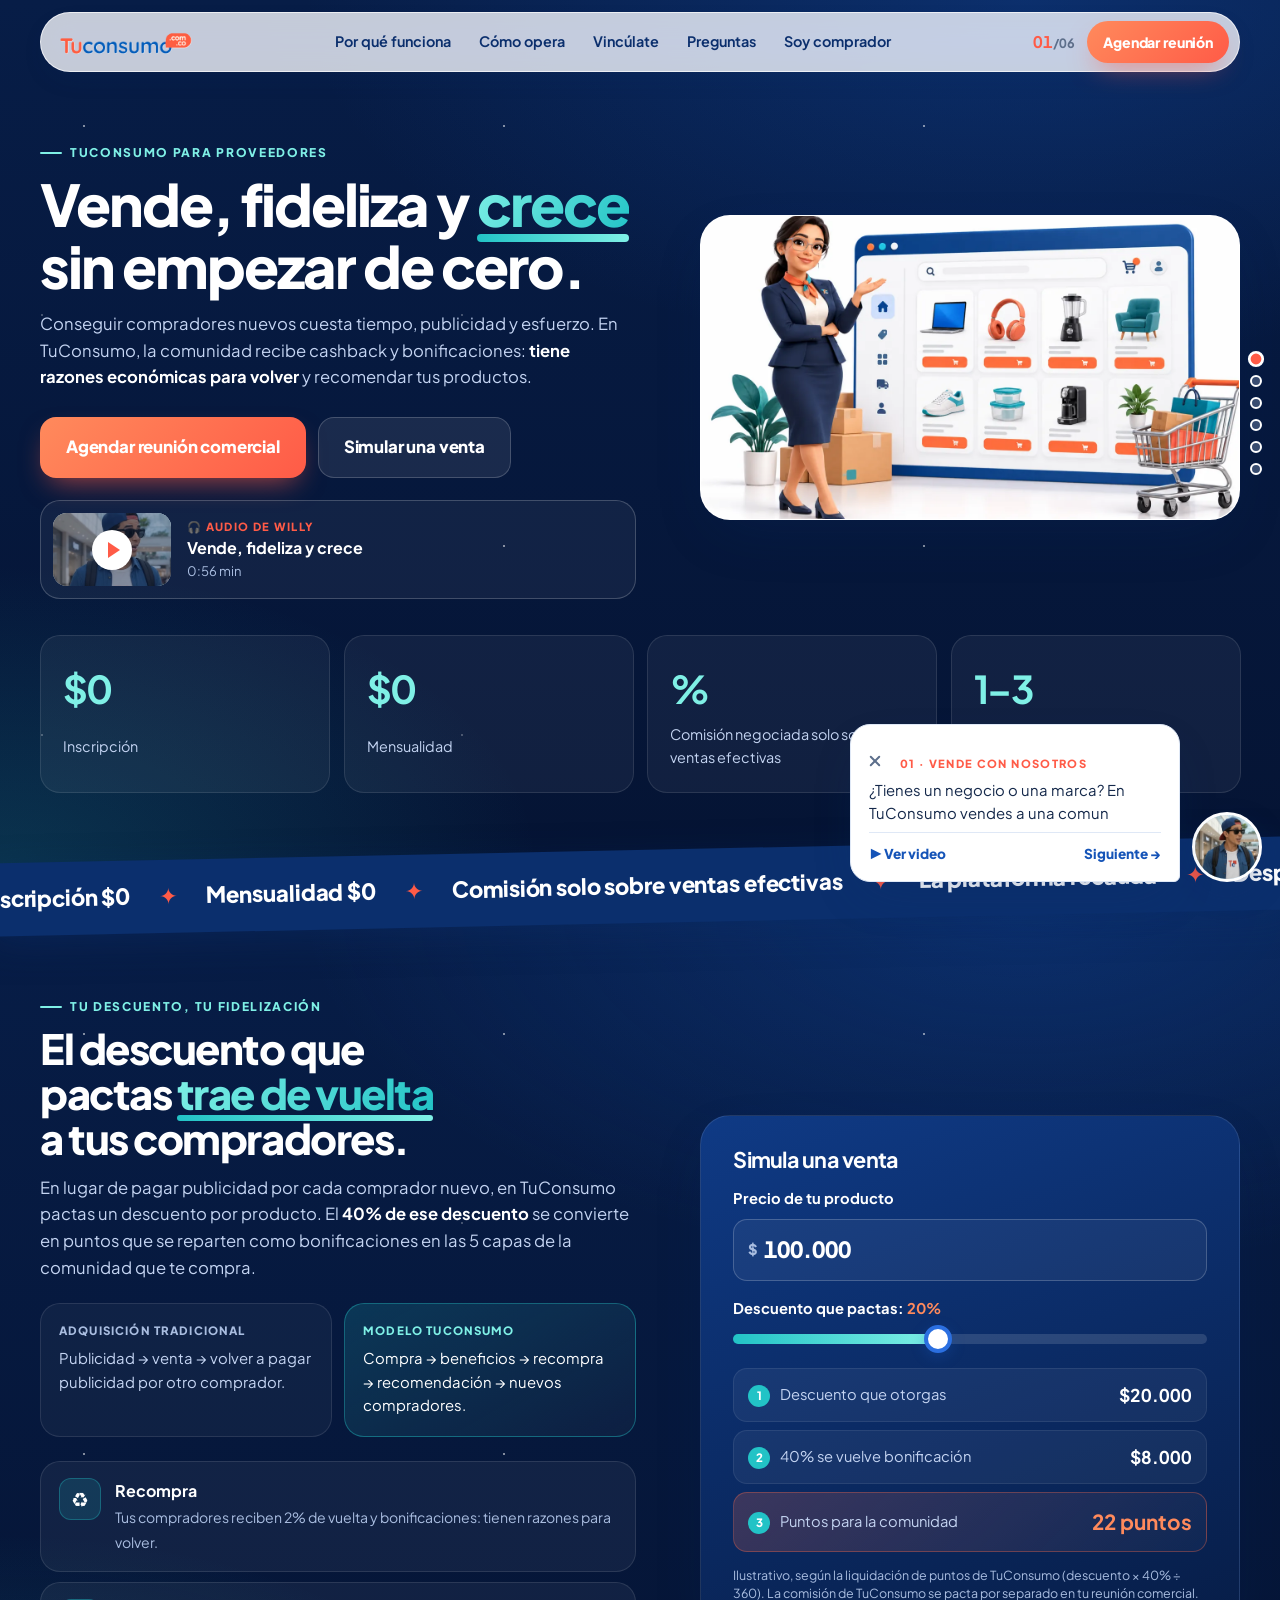
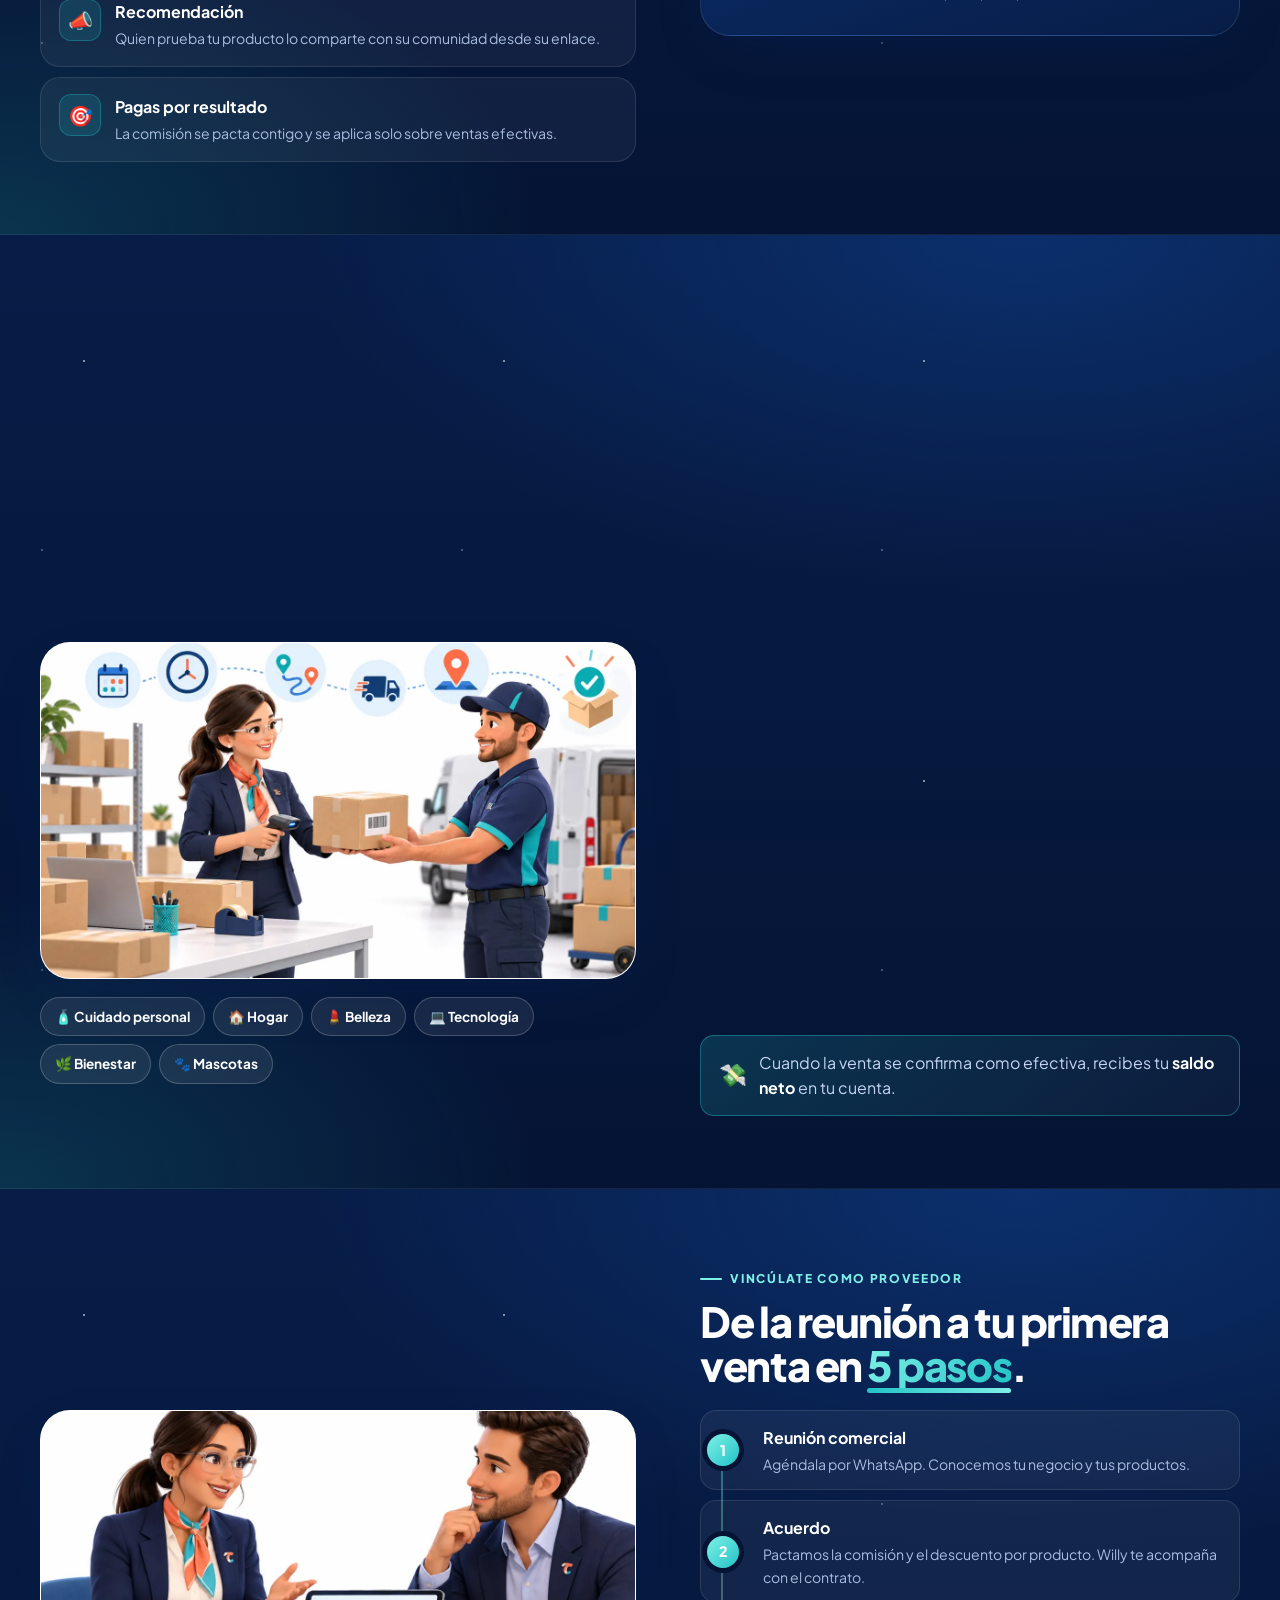
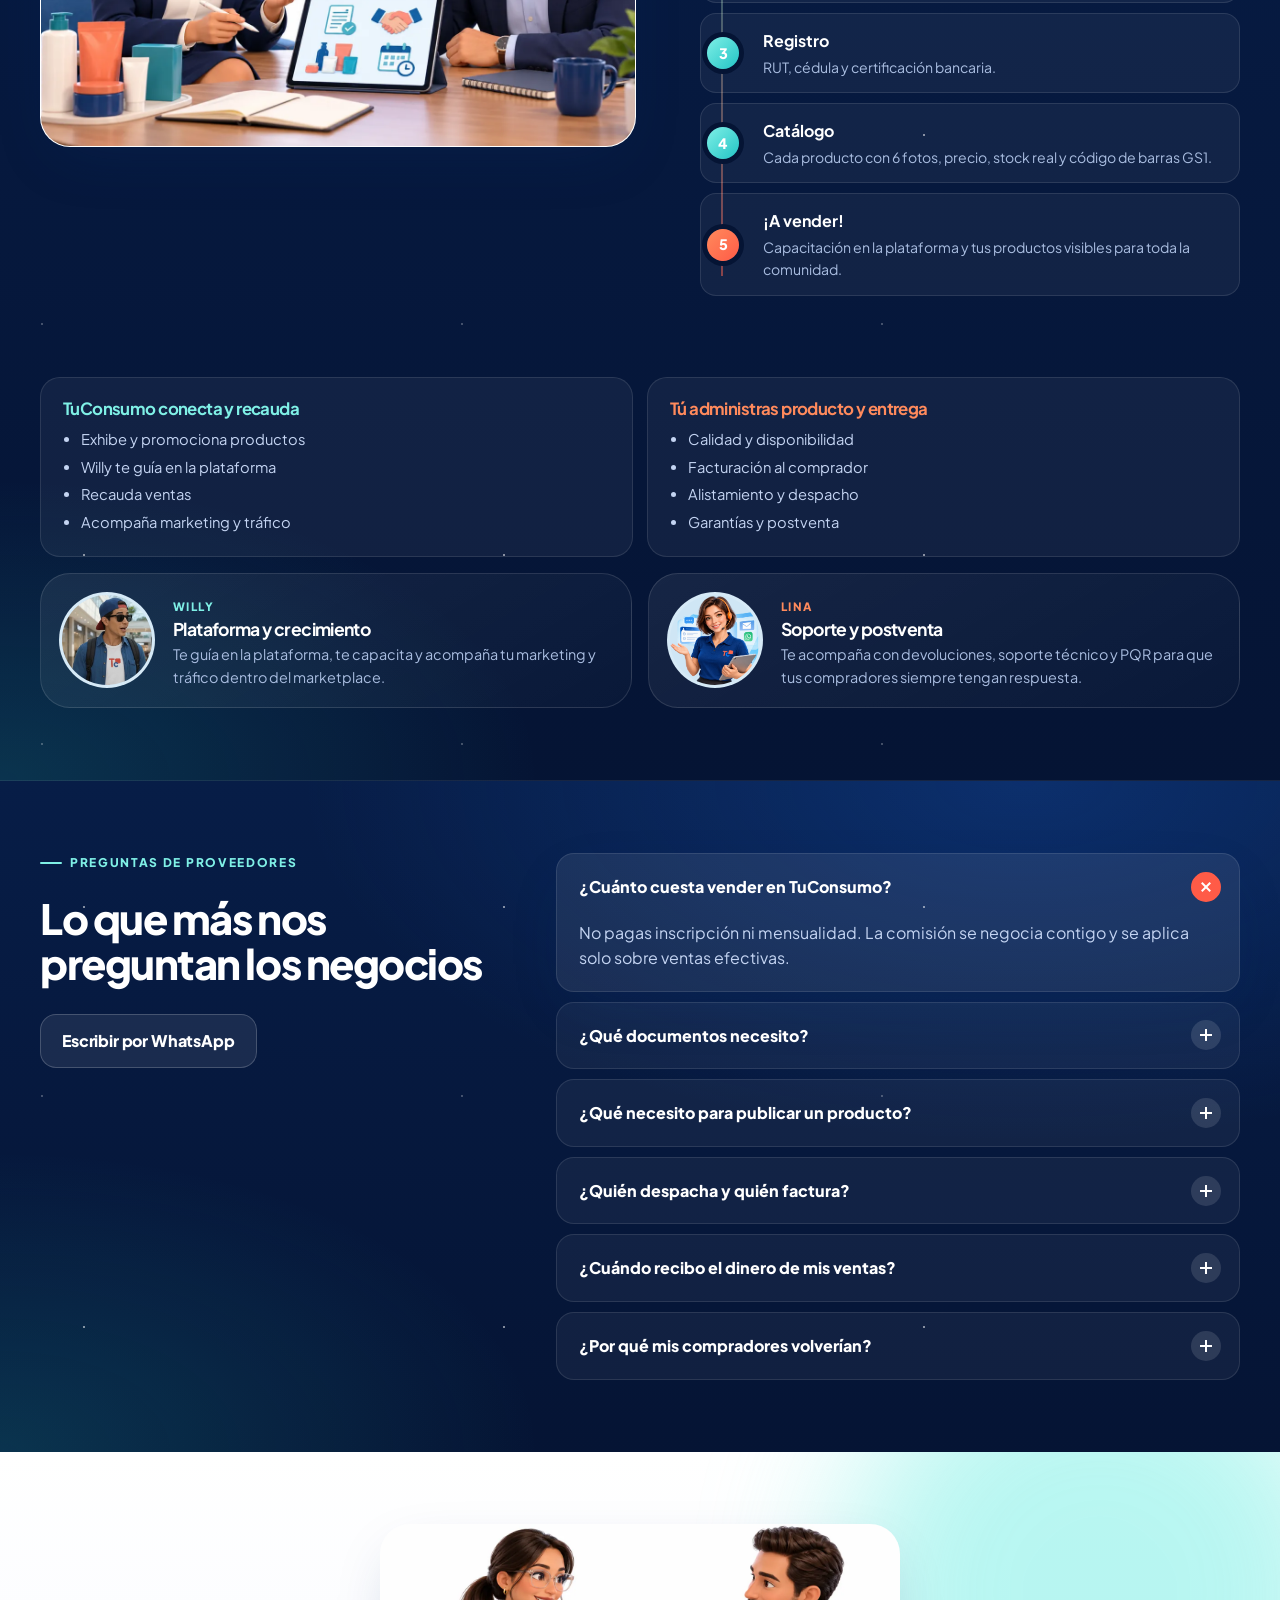
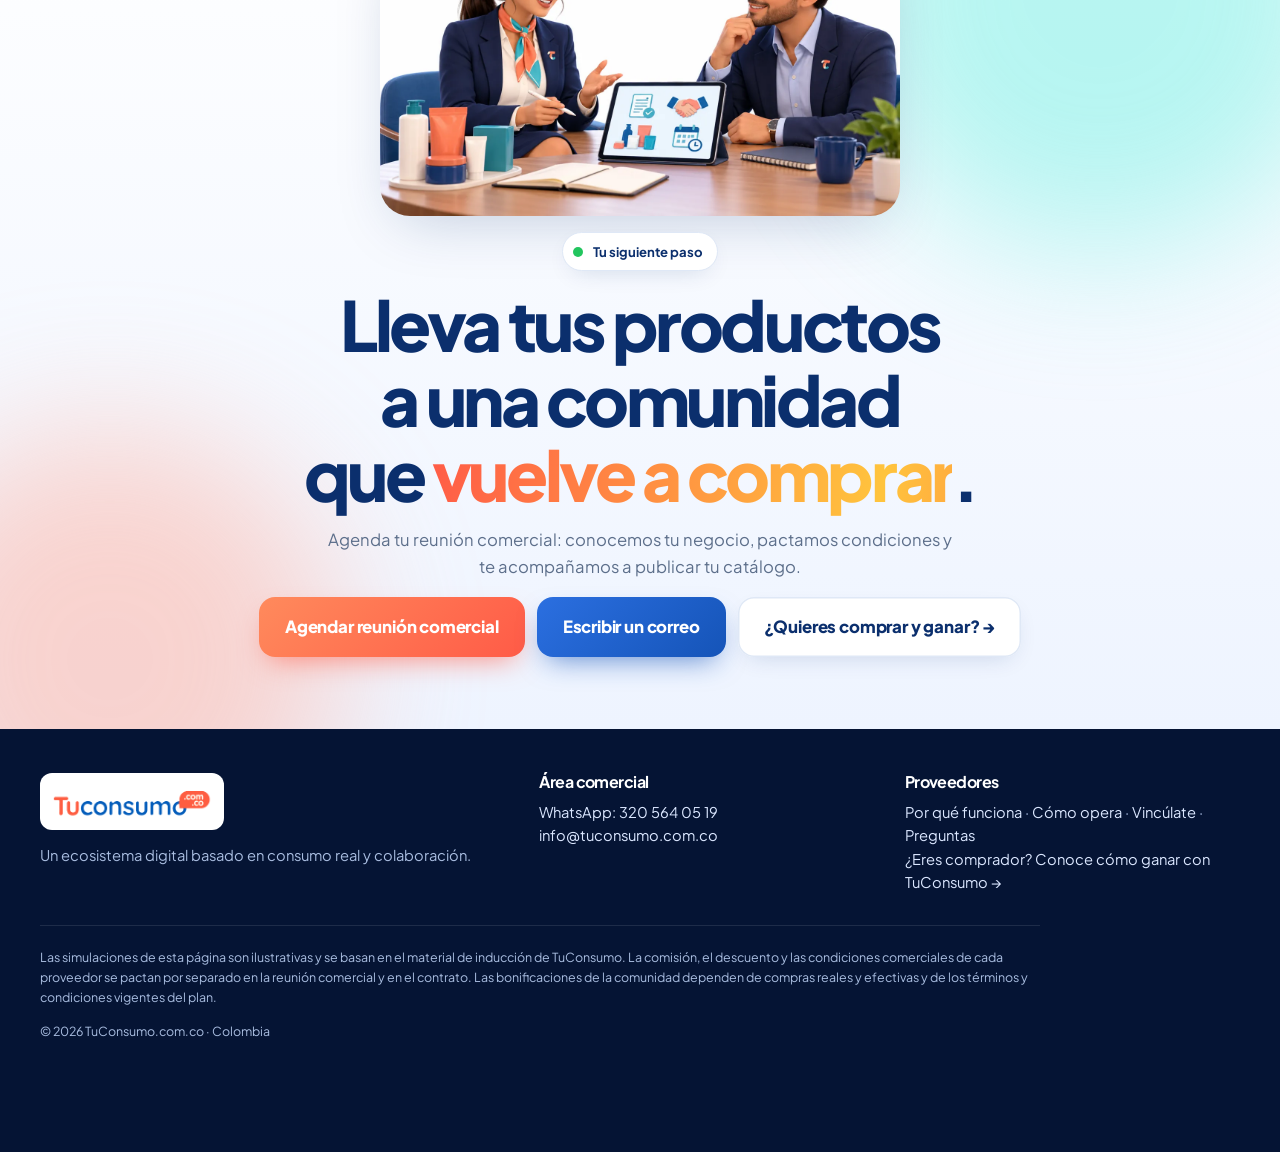
<file: proveedores/index.html>
<!DOCTYPE html>
<html lang="es-CO">
<head>
<meta charset="utf-8">
<meta name="viewport" content="width=device-width, initial-scale=1, viewport-fit=cover">
<title>Vende en TuConsumo · Proveedores</title>
<meta name="description" content="Vende tus productos en TuConsumo a una comunidad que tiene razones para volver a comprar. Sin inscripción ni mensualidad: la comisión se pacta contigo y solo se aplica sobre ventas efectivas.">
<meta name="theme-color" content="#0b2f6d">
<link rel="icon" type="image/png" href="../assets/img/favicon.png">
<link rel="apple-touch-icon" href="../assets/img/favicon.png">

<!-- Open Graph / redes sociales (campañas). Cuando tengas el dominio, cambia las imágenes por URL absolutas. -->
<meta property="og:type" content="website">
<meta property="og:locale" content="es_CO">
<meta property="og:site_name" content="TuConsumo">
<meta property="og:title" content="Vende, fideliza y crece con TuConsumo">
<meta property="og:description" content="Vende a una comunidad con razones para volver a comprar. Inscripción $0, mensualidad $0 y comisión solo sobre ventas efectivas.">
<meta property="og:image" content="../assets/img/og-image.jpg">
<meta name="twitter:card" content="summary_large_image">
<meta name="twitter:title" content="Vende, fideliza y crece con TuConsumo">
<meta name="twitter:description" content="Inscripción $0, mensualidad $0 y comisión solo sobre ventas efectivas.">
<meta name="twitter:image" content="../assets/img/og-image.jpg">

<link rel="preconnect" href="https://fonts.googleapis.com">
<link rel="preconnect" href="https://fonts.gstatic.com" crossorigin>
<link href="https://fonts.googleapis.com/css2?family=Plus+Jakarta+Sans:wght@400;500;600;700;800&display=swap" rel="stylesheet">
<link rel="preload" as="image" href="../assets/img/proveedor-tienda.webp">
<link rel="stylesheet" href="../assets/css/styles.css">

<script type="application/ld+json">
{"@context":"https://schema.org","@type":"Organization","name":"TuConsumo","url":"https://tuconsumo.com.co/","email":"info@tuconsumo.com.co","contactPoint":{"@type":"ContactPoint","telephone":"+57 320 564 0519","contactType":"sales","areaServed":"CO","availableLanguage":"Spanish"}}
</script>
<script src="../assets/js/config.js"></script>
</head>
<body class="prov-page">
<a class="skip" href="#modelo">Saltar al contenido</a>

<!-- Barra de progreso del recorrido -->
<div class="progress" aria-hidden="true"><span id="progressBar"></span></div>

<!-- ======================= NAV ======================= -->
<header class="nav" id="nav">
  <a href="#inicio" class="nav__logo" aria-label="TuConsumo para proveedores, inicio">
    <img src="../assets/img/logo-tuconsumo.png" alt="TuConsumo.com.co" width="177" height="45">
  </a>
  <nav class="nav__links" aria-label="Secciones">
    <a href="#modelo">Por qué funciona</a>
    <a href="#operacion">Cómo opera</a>
    <a href="#vinculate">Vincúlate</a>
    <a href="#preguntas">Preguntas</a>
    <a href="../" data-track="prov_nav_compradores">Soy comprador</a>
  </nav>
  <div class="nav__cta">
    <span class="chapter-count" aria-hidden="true"><b id="chapNow">01</b>/<span id="chapTotal">06</span></span>
    <a class="btn btn--coral btn--sm js-wa" data-msg="Hola, tengo un negocio y quiero agendar una reunión comercial para vender en TuConsumo." data-track="prov_nav_reunion" href="#" target="_blank" rel="noopener">Agendar reunión</a>
  </div>
</header>

<!-- Índice lateral de capítulos -->
<nav class="dots" id="dots" aria-label="Capítulos del recorrido"></nav>

<main>

<!-- ============ 1 · INICIO ============ -->
<section class="chapter dark prov-hero" id="inicio" data-title="Vende con nosotros"
  data-willy="¿Tienes un negocio o una marca? En TuConsumo vendes a una comunidad que tiene razones para volver a comprar. Sin inscripción ni mensualidad.">
  <div class="stars" aria-hidden="true"></div>
  <div class="wrap">
    <div class="split">
      <div class="split__copy">
        <span class="eyebrow eyebrow--light reveal">TuConsumo para proveedores</span>
        <h1 class="title title--light reveal">Vende, fideliza y <span class="hl hl--teal">crece</span> sin empezar de cero.</h1>
        <p class="lead lead--light reveal">Conseguir compradores nuevos cuesta tiempo, publicidad y esfuerzo. En TuConsumo, la comunidad recibe cashback y bonificaciones: <b>tiene razones económicas para volver</b> y recomendar tus productos.</p>
        <div class="btn-row reveal">
          <a class="btn btn--coral btn--lg js-wa" data-msg="Hola, tengo un negocio y quiero agendar una reunión comercial para vender en TuConsumo." data-track="prov_hero_reunion" href="#" target="_blank" rel="noopener">Agendar reunión comercial</a>
          <a class="btn btn--glass btn--lg" href="#modelo" data-track="prov_hero_simular">Simular una venta</a>
        </div>
        <div class="video-slot video-slot--dark reveal" data-video="proveedores"></div>
      </div>
      <div class="split__media reveal">
        <figure class="media-card media-card--dark parallax"><img src="../assets/img/proveedor-tienda.webp" alt="Proveedora mostrando su tienda en el marketplace TuConsumo"></figure>
      </div>
    </div>

    <div class="prov-stats reveal-stagger">
      <div><b data-count="0" data-prefix="$">$0</b><span>Inscripción</span></div>
      <div><b data-count="0" data-prefix="$">$0</b><span>Mensualidad</span></div>
      <div><b>%</b><span>Comisión negociada solo sobre ventas efectivas</span></div>
      <div><b>1–3</b><span>días de despacho esperado</span></div>
    </div>
  </div>
</section>

<div class="marquee" aria-hidden="true">
  <div class="marquee__track">
    <span>Inscripción $0</span><i>✦</i><span>Mensualidad $0</span><i>✦</i><span>Comisión solo sobre ventas efectivas</span><i>✦</i><span>La plataforma recauda</span><i>✦</i><span>Despacho en 1 a 3 días</span><i>✦</i><span>Compradores que vuelven</span><i>✦</i><span>Proveedores colombianos</span><i>✦</i>
    <span>Inscripción $0</span><i>✦</i><span>Mensualidad $0</span><i>✦</i><span>Comisión solo sobre ventas efectivas</span><i>✦</i><span>La plataforma recauda</span><i>✦</i><span>Despacho en 1 a 3 días</span><i>✦</i><span>Compradores que vuelven</span><i>✦</i><span>Proveedores colombianos</span><i>✦</i>
  </div>
</div>

<!-- ============ 2 · POR QUÉ FUNCIONA ============ -->
<section class="chapter dark" id="modelo" data-title="Por qué funciona"
  data-willy="Aquí está la diferencia: en vez de pagar publicidad por cada comprador nuevo, pactas un descuento. El 40% de ese descuento se vuelve bonificación para la comunidad que te compra.">
  <div class="stars" aria-hidden="true"></div>
  <div class="wrap">
    <div class="prov-block split">
      <div class="split__copy">
        <span class="eyebrow eyebrow--light reveal">Tu descuento, tu fidelización</span>
        <h2 class="title title--light title--sm reveal">El descuento que pactas <span class="hl hl--teal">trae de vuelta</span> a tus compradores.</h2>
        <p class="lead lead--light reveal">En lugar de pagar publicidad por cada comprador nuevo, en TuConsumo pactas un descuento por producto. El <b>40% de ese descuento</b> se convierte en puntos que se reparten como bonificaciones en las 5 capas de la comunidad que te compra.</p>
        <div class="vs reveal">
          <div class="vs__col"><small>Adquisición tradicional</small><p>Publicidad → venta → volver a pagar publicidad por otro comprador.</p></div>
          <div class="vs__col vs__col--on"><small>Modelo TuConsumo</small><p>Compra → beneficios → recompra → recomendación → nuevos compradores.</p></div>
        </div>
        <ul class="prov-why reveal-stagger">
          <li><span>♻️</span><div><b>Recompra</b><small>Tus compradores reciben 2% de vuelta y bonificaciones: tienen razones para volver.</small></div></li>
          <li><span>📣</span><div><b>Recomendación</b><small>Quien prueba tu producto lo comparte con su comunidad desde su enlace.</small></div></li>
          <li><span>🎯</span><div><b>Pagas por resultado</b><small>La comisión se pacta contigo y se aplica solo sobre ventas efectivas.</small></div></li>
        </ul>
      </div>
      <div class="prov-sim card card--dark reveal">
        <h3>Simula una venta</h3>
        <label class="field field--light">
          <span>Precio de tu producto</span>
          <div class="money money--dark"><span>$</span><input type="text" inputmode="numeric" id="pvPrice" value="100.000" aria-label="Precio del producto en pesos"></div>
        </label>
        <label class="field field--light">
          <span>Descuento que pactas: <b id="pvDiscOut">20%</b></span>
          <input type="range" id="pvDisc" min="5" max="40" step="1" value="20">
        </label>
        <ol class="prov-sim__steps">
          <li><span>Descuento que otorgas</span><b id="pvDesc">$20.000</b></li>
          <li><span>40% se vuelve bonificación</span><b id="pvBonus">$8.000</b></li>
          <li><span>Puntos para la comunidad</span><b id="pvPts">22 puntos</b></li>
        </ol>
        <p class="tiny tiny--light">Ilustrativo, según la liquidación de puntos de TuConsumo (descuento × 40% ÷ 360). La comisión de TuConsumo se pacta por separado en tu reunión comercial.</p>
      </div>
    </div>
  </div>
</section>

<!-- ============ 3 · CÓMO OPERA ============ -->
<section class="chapter dark" id="operacion" data-title="Cómo opera"
  data-willy="El flujo es sencillo: publicas, la plataforma recauda, tú despachas en 1 a 3 días con la transportadora enlazada y, cuando la venta se confirma, recibes tu saldo neto.">
  <div class="stars" aria-hidden="true"></div>
  <div class="wrap">
    <div class="center-head">
      <span class="eyebrow eyebrow--light reveal">De la publicación al pago</span>
      <h2 class="title title--light title--sm reveal">Así se mueve <span class="hl hl--teal">cada venta</span>.</h2>
    </div>
    <ol class="prov-flow reveal-stagger">
      <li><b>Publicas</b><small>Producto, 6 fotos, precio y stock real</small></li>
      <li><b>Compran</b><small>La plataforma recauda</small></li>
      <li><b>Despachas</b><small>Con transportadora enlazada</small></li>
      <li><b>Confirman</b><small>Se espera la venta efectiva</small></li>
      <li><b>Liquidamos</b><small>Saldo neto a tu cuenta</small></li>
    </ol>

    <div class="prov-block split">
      <div class="split__media reveal">
        <figure class="media-card media-card--dark parallax"><img src="../assets/img/despacho.webp" alt="Proveedora entregando un pedido a la transportadora enlazada" loading="lazy"></figure>
        <div class="prov-cats reveal-stagger" aria-label="Categorías del marketplace">
          <span class="chip">🧴 Cuidado personal</span><span class="chip">🏠 Hogar</span><span class="chip">💄 Belleza</span><span class="chip">💻 Tecnología</span><span class="chip">🌿 Bienestar</span><span class="chip">🐾 Mascotas</span>
        </div>
      </div>
      <div class="split__copy">
        <span class="eyebrow eyebrow--light reveal">Así opera tu tienda</span>
        <h3 class="title title--light title--sm reveal">Tú vendes y despachas. <span class="hl hl--teal">Nosotros recaudamos.</span></h3>
        <div class="prov-ops reveal-stagger">
          <article>
            <h4>Antes de publicar</h4>
            <ul class="checklist checklist--dark"><li>6 fotos por producto</li><li>Precio de venta</li><li>Stock real y actualizado</li><li>Código de barras GS1</li></ul>
          </article>
          <article>
            <h4>Cuando te compran</h4>
            <ul class="checklist checklist--dark"><li>La plataforma recauda el pago</li><li>Alistas y despachas en 1 a 3 días</li><li>Usas la transportadora enlazada</li><li>Facturas al comprador</li></ul>
          </article>
        </div>
        <div class="prov-pay reveal"><span>💸</span><p>Cuando la venta se confirma como efectiva, recibes tu <b>saldo neto</b> en tu cuenta.</p></div>
      </div>
    </div>
  </div>
</section>

<!-- ============ 4 · VINCÚLATE ============ -->
<section class="chapter dark" id="vinculate" data-title="Vincúlate"
  data-willy="Vincularte toma 5 pasos: reunión, acuerdo, registro, catálogo y ¡a vender! Yo te acompaño en la plataforma y Lina te apoya con el soporte.">
  <div class="stars" aria-hidden="true"></div>
  <div class="wrap">
    <div class="prov-block split split--rev">
      <div class="split__copy">
        <span class="eyebrow eyebrow--light reveal">Vincúlate como proveedor</span>
        <h2 class="title title--light title--sm reveal">De la reunión a tu primera venta en <span class="hl hl--teal">5 pasos</span>.</h2>
        <ol class="prov-steps reveal-stagger">
          <li><b>Reunión comercial</b><small>Agéndala por WhatsApp. Conocemos tu negocio y tus productos.</small></li>
          <li><b>Acuerdo</b><small>Pactamos la comisión y el descuento por producto. Willy te acompaña con el contrato.</small></li>
          <li><b>Registro</b><small>RUT, cédula y certificación bancaria.</small></li>
          <li><b>Catálogo</b><small>Cada producto con 6 fotos, precio, stock real y código de barras GS1.</small></li>
          <li><b>¡A vender!</b><small>Capacitación en la plataforma y tus productos visibles para toda la comunidad.</small></li>
        </ol>
      </div>
      <div class="split__media reveal">
        <figure class="media-card media-card--dark parallax"><img src="../assets/img/reunion-comercial.webp" alt="Reunión comercial entre una asesora de TuConsumo y un proveedor" loading="lazy"></figure>
      </div>
    </div>

    <div class="who reveal">
      <div><h4>TuConsumo conecta y recauda</h4><ul><li>Exhibe y promociona productos</li><li>Willy te guía en la plataforma</li><li>Recauda ventas</li><li>Acompaña marketing y tráfico</li></ul></div>
      <div><h4>Tú administras producto y entrega</h4><ul><li>Calidad y disponibilidad</li><li>Facturación al comprador</li><li>Alistamiento y despacho</li><li>Garantías y postventa</li></ul></div>
    </div>

    <div class="prov-team reveal-stagger">
      <article class="prov-team__card">
        <img src="../assets/img/willy-hero.webp" alt="Willy" loading="lazy">
        <div><small>Willy</small><h4>Plataforma y crecimiento</h4><p>Te guía en la plataforma, te capacita y acompaña tu marketing y tráfico dentro del marketplace.</p></div>
      </article>
      <article class="prov-team__card">
        <img src="../assets/img/lina-soporte.webp" alt="Lina, asistente de soporte de TuConsumo" loading="lazy">
        <div><small>Lina</small><h4>Soporte y postventa</h4><p>Te acompaña con devoluciones, soporte técnico y PQR para que tus compradores siempre tengan respuesta.</p></div>
      </article>
    </div>
  </div>
</section>

<!-- ============ 5 · PREGUNTAS ============ -->
<section class="chapter dark" id="preguntas" data-title="Preguntas"
  data-willy="Estas son las preguntas que más nos hacen los negocios. Si tienes otra, escríbenos por WhatsApp y la resolvemos en tu reunión comercial.">
  <div class="stars" aria-hidden="true"></div>
  <div class="wrap">
    <div class="prov-faq-wrap">
      <div class="prov-faq-head reveal">
        <span class="eyebrow eyebrow--light">Preguntas de proveedores</span>
        <h2 class="title title--light title--sm">Lo que más nos preguntan los negocios</h2>
        <a class="btn btn--glass js-wa" data-msg="Hola, tengo una pregunta sobre cómo vender en TuConsumo." data-track="prov_faq_whatsapp" href="#" target="_blank" rel="noopener">Escribir por WhatsApp</a>
      </div>
      <div class="faq faq--dark reveal-stagger">
        <details open><summary>¿Cuánto cuesta vender en TuConsumo?</summary><p>No pagas inscripción ni mensualidad. La comisión se negocia contigo y se aplica solo sobre ventas efectivas.</p></details>
        <details><summary>¿Qué documentos necesito?</summary><p>RUT, cédula y certificación bancaria. En la reunión comercial te confirmamos lo que aplica según tu tipo de negocio.</p></details>
        <details><summary>¿Qué necesito para publicar un producto?</summary><p>6 fotos, precio, stock real y código de barras GS1. Willy te acompaña para dejar tu catálogo listo.</p></details>
        <details><summary>¿Quién despacha y quién factura?</summary><p>Tú. Alistas y despachas en 1 a 3 días con la transportadora enlazada, y facturas al comprador. También respondes por la calidad, las garantías y la postventa.</p></details>
        <details><summary>¿Cuándo recibo el dinero de mis ventas?</summary><p>La plataforma recauda el pago. Cuando la venta se confirma como efectiva, se liquida tu saldo neto a tu cuenta.</p></details>
        <details><summary>¿Por qué mis compradores volverían?</summary><p>Porque reciben 2% de vuelta en cada compra personal y bonificaciones por las compras de su comunidad. Esas bonificaciones se alimentan del descuento que pactas, así que tu producto queda en el centro de su recompra.</p></details>
      </div>
    </div>
  </div>
</section>

<!-- ============ 6 · CIERRE ============ -->
<section class="chapter final" id="empieza" data-title="Empieza"
  data-willy="¡Listo! Agenda tu reunión comercial y te acompaño a publicar tu catálogo. Vende, fideliza y crece sin empezar de cero. 🚀">
  <div class="hero__bg" aria-hidden="true"><span class="blob b1"></span><span class="blob b2"></span></div>
  <div class="wrap final__inner">
    <div class="final__media reveal"><img class="final__img" src="../assets/img/reunion-comercial.webp" alt="Reunión comercial para vender en TuConsumo" loading="lazy" width="1400" height="788"></div>
    <span class="pill reveal"><span class="pulse"></span> Tu siguiente paso</span>
    <h2 class="final__title reveal">Lleva tus productos a una comunidad que <span class="grad">vuelve a comprar</span>.</h2>
    <p class="lead reveal">Agenda tu reunión comercial: conocemos tu negocio, pactamos condiciones y te acompañamos a publicar tu catálogo.</p>
    <div class="btn-row btn-row--center reveal">
      <a class="btn btn--coral btn--lg magnetic js-wa" data-msg="Hola, tengo un negocio y quiero agendar una reunión comercial para vender en TuConsumo." data-track="prov_final_reunion" href="#" target="_blank" rel="noopener">Agendar reunión comercial</a>
      <a class="btn btn--primary btn--lg" href="mailto:info@tuconsumo.com.co?subject=Quiero%20vender%20en%20TuConsumo" data-track="prov_final_email">Escribir un correo</a>
      <a class="btn btn--ghost btn--lg" href="../" data-track="prov_final_compradores">¿Quieres comprar y ganar? →</a>
    </div>
  </div>
</section>

</main>

<footer class="footer">
  <div class="wrap footer__grid">
    <div>
      <img src="../assets/img/logo-tuconsumo.png" alt="TuConsumo.com.co" width="160" height="41">
      <p>Un ecosistema digital basado en consumo real y colaboración.</p>
    </div>
    <div>
      <h4>Área comercial</h4>
      <p><a class="js-wa" data-msg="Hola, tengo un negocio y quiero información para vender en TuConsumo." href="#" target="_blank" rel="noopener">WhatsApp: 320 564 05 19</a><br>
      <a href="mailto:info@tuconsumo.com.co">info@tuconsumo.com.co</a></p>
    </div>
    <div>
      <h4>Proveedores</h4>
      <p><a href="#modelo">Por qué funciona</a> · <a href="#operacion">Cómo opera</a> · <a href="#vinculate">Vincúlate</a> · <a href="#preguntas">Preguntas</a></p>
      <p><a href="../">¿Eres comprador? Conoce cómo ganar con TuConsumo →</a></p>
    </div>
  </div>
  <div class="wrap">
    <p class="disclaimer">Las simulaciones de esta página son ilustrativas y se basan en el material de inducción de TuConsumo. La comisión, el descuento y las condiciones comerciales de cada proveedor se pactan por separado en la reunión comercial y en el contrato. Las bonificaciones de la comunidad dependen de compras reales y efectivas y de los términos y condiciones vigentes del plan.</p>
    <p class="copy">© <span id="year">2026</span> TuConsumo.com.co · Colombia</p>
  </div>
</footer>

<!-- ======== Willy acompañante (narra cada capítulo) ======== -->
<aside class="willy-dock" id="willyDock" aria-live="polite">
  <div class="willy-dock__bubble" id="willyBubble">
    <button class="willy-dock__close x-ic" id="willyClose" aria-label="Ocultar mensaje de Willy"></button>
    <small id="willyChapter">Inicio</small>
    <p id="willyText"></p>
    <div class="willy-dock__actions">
      <button class="link-btn js-video" id="willyVideoBtn" data-video="proveedores">▶ Ver video</button>
      <button class="link-btn" id="willyNext">Siguiente →</button>
    </div>
  </div>
  <button class="willy-dock__avatar" id="willyAvatar" aria-label="Hablar con Willy">
    <img src="../assets/img/willy-hero.webp" alt="">
    <span class="willy-dock__ping"></span>
  </button>
</aside>

<!-- CTA fijo para móvil -->
<div class="mobile-cta" id="mobileCta">
  <a href="#modelo" class="btn btn--primary" data-track="prov_mobile_simular">Simular</a>
  <a class="btn btn--coral js-wa" data-msg="Hola, tengo un negocio y quiero agendar una reunión comercial para vender en TuConsumo." data-track="prov_mobile_reunion" href="#" target="_blank" rel="noopener">Agendar reunión</a>
</div>

<!-- Modal de video -->
<div class="modal" id="videoModal" role="dialog" aria-modal="true" aria-labelledby="videoTitle" hidden>
  <div class="modal__backdrop" data-close></div>
  <div class="modal__box">
    <div class="modal__head"><h3 id="videoTitle">Video</h3><button class="modal__x x-ic" data-close aria-label="Cerrar video"></button></div>
    <div class="modal__frame" id="videoFrame"></div>
  </div>
</div>

<div class="toast" id="toast" role="status"></div>

<script src="../assets/js/main.js" defer></script>
</body>
</html>
</file>
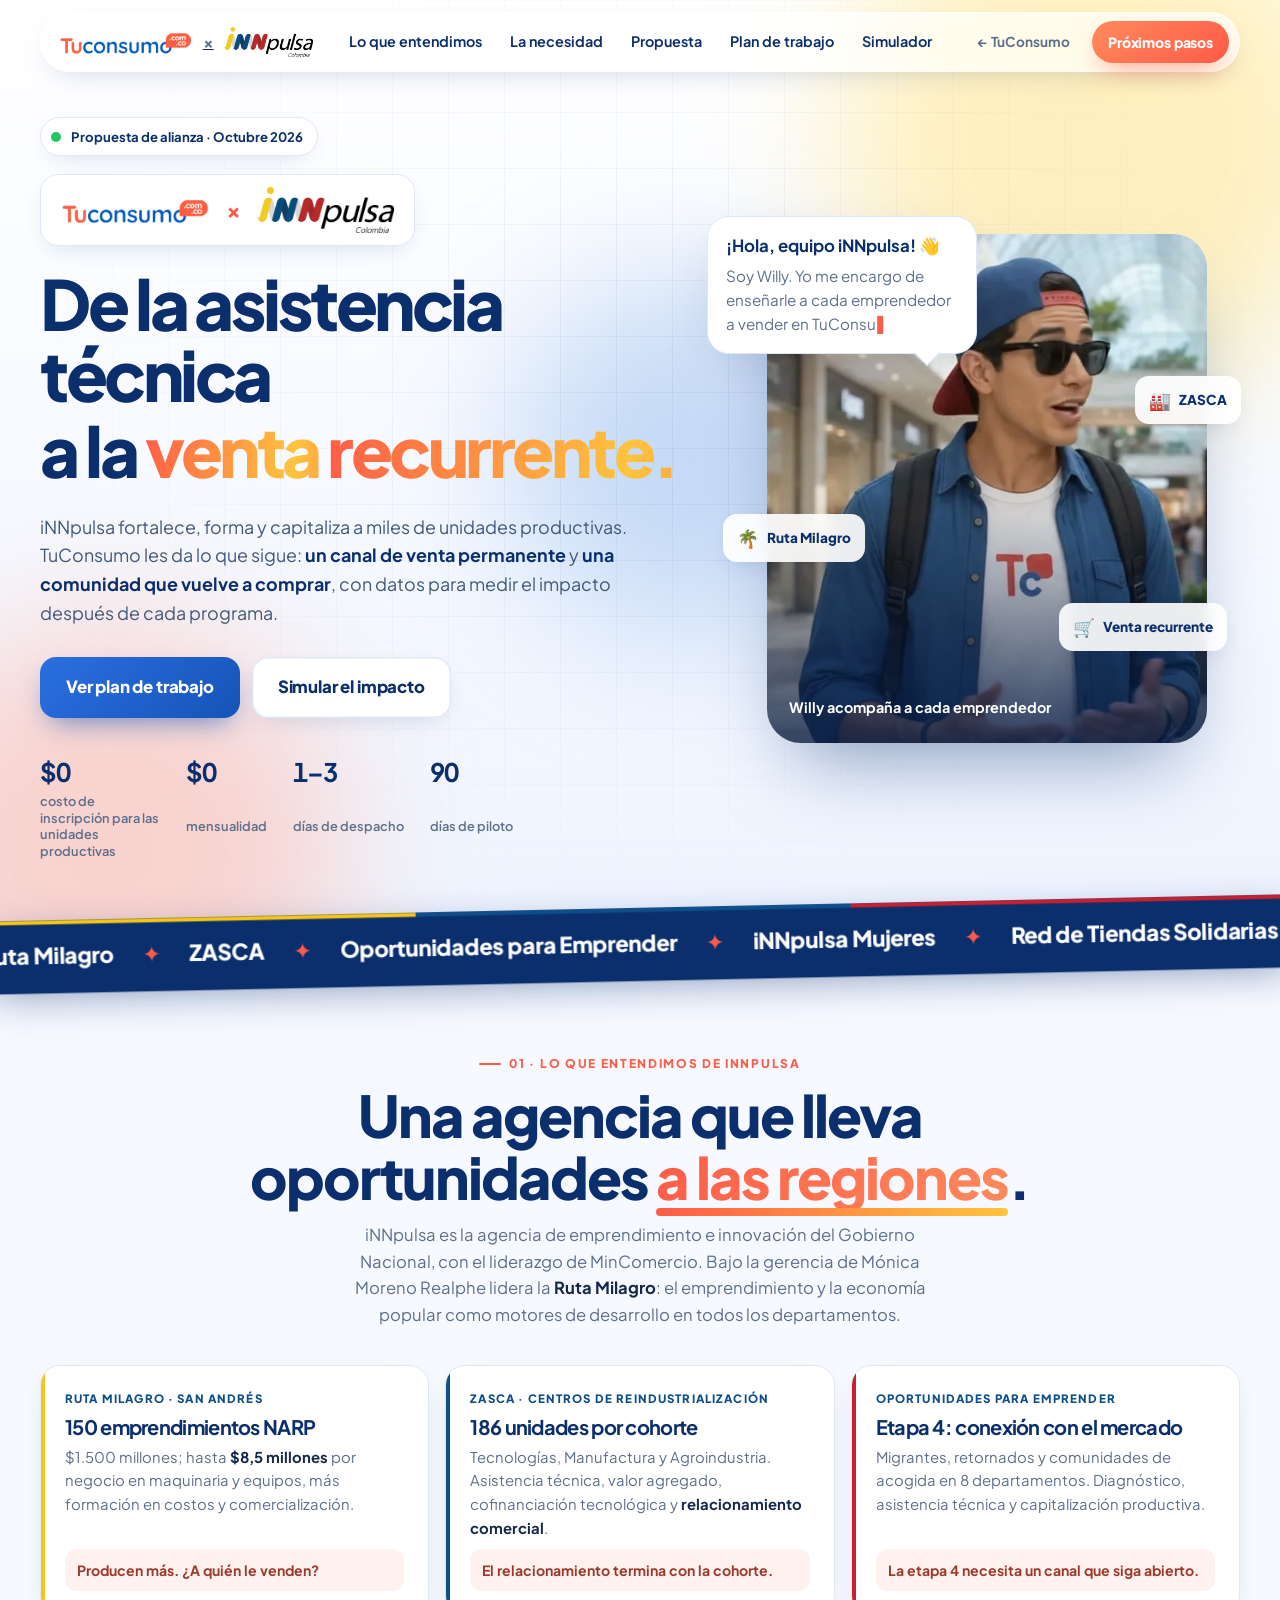
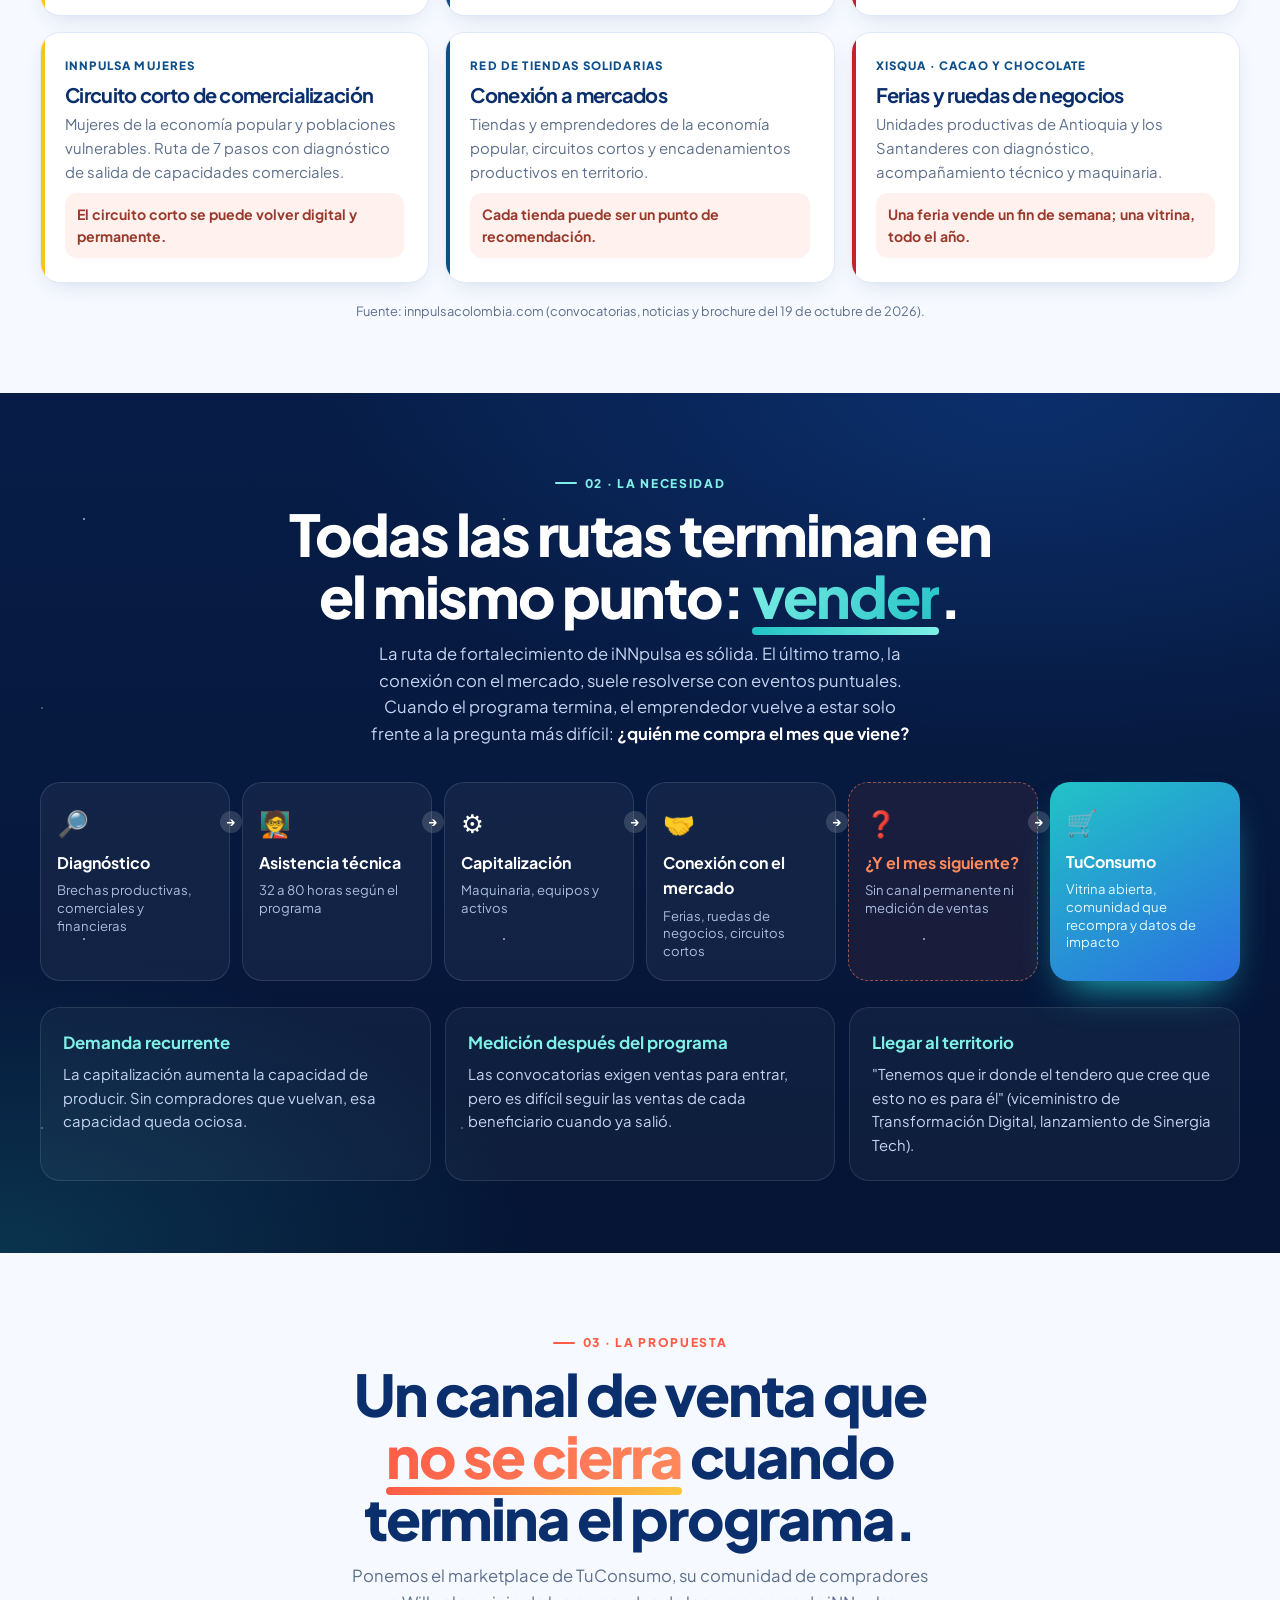
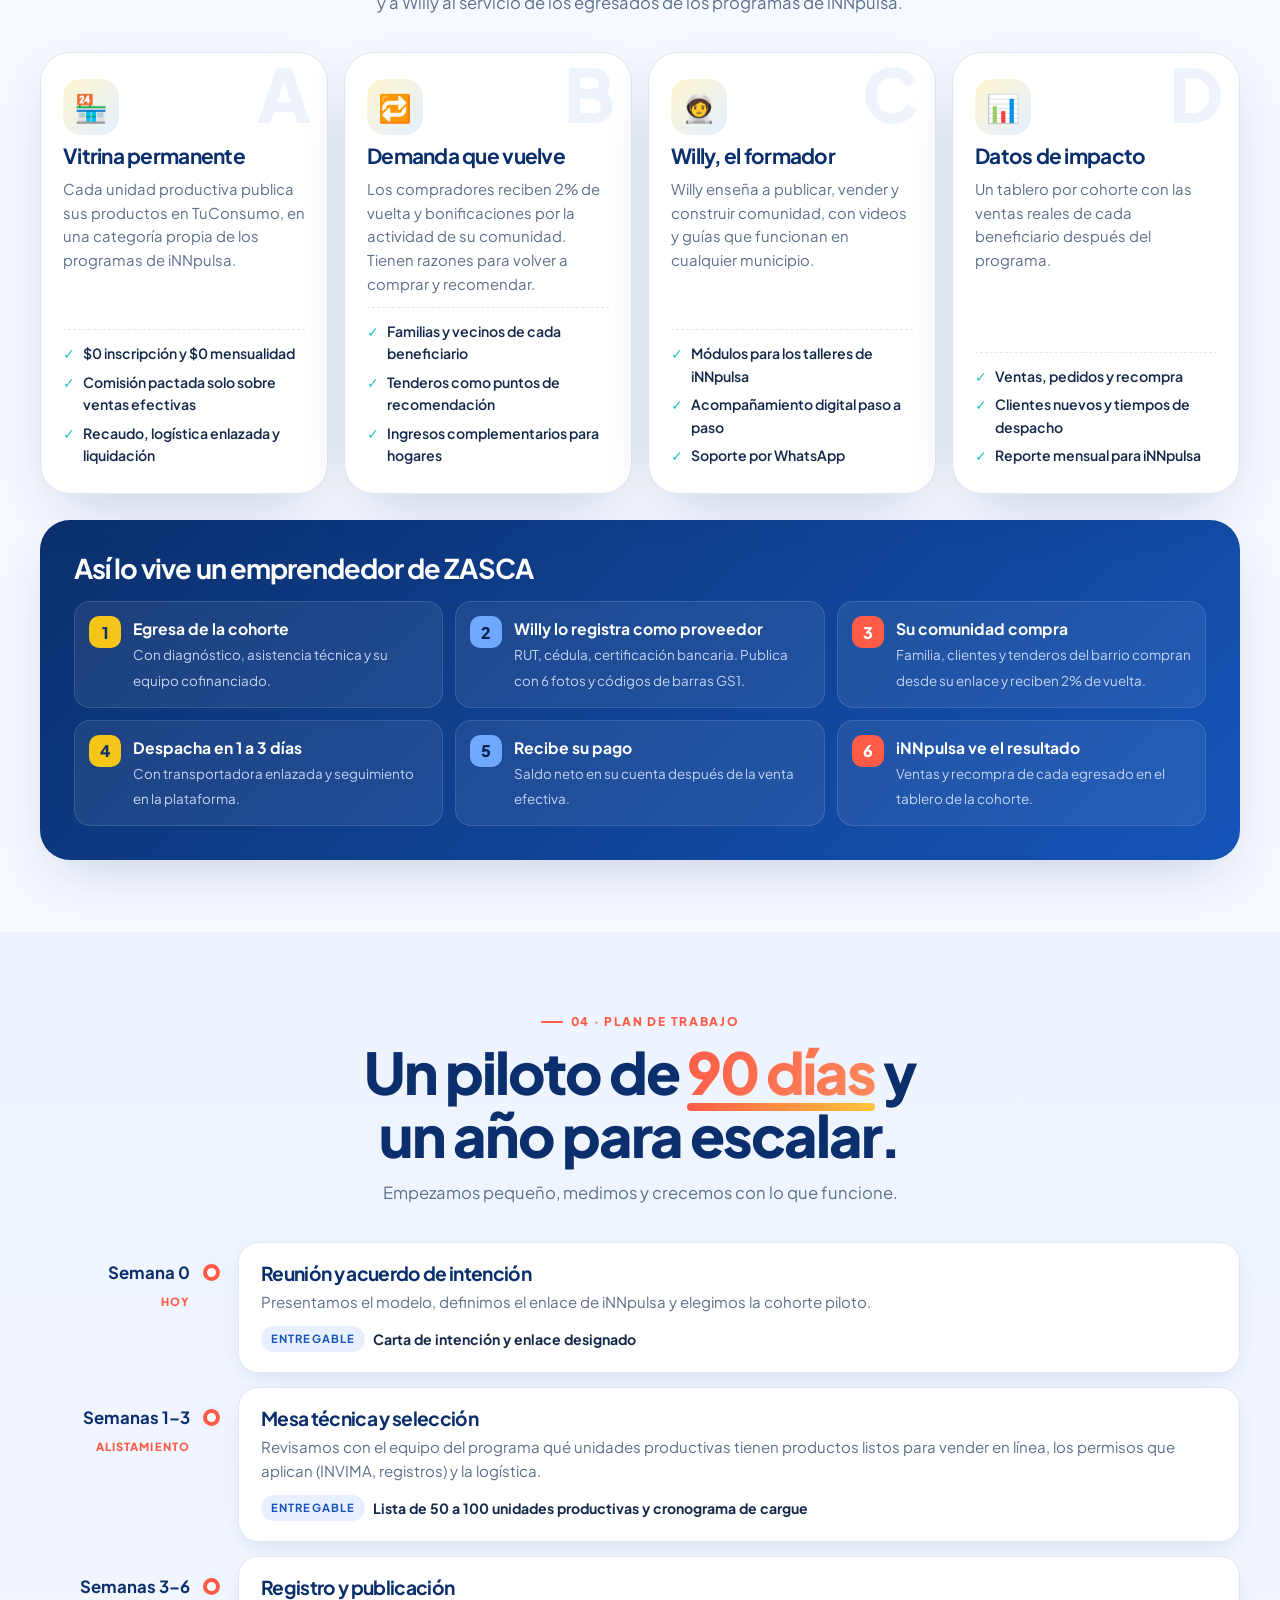
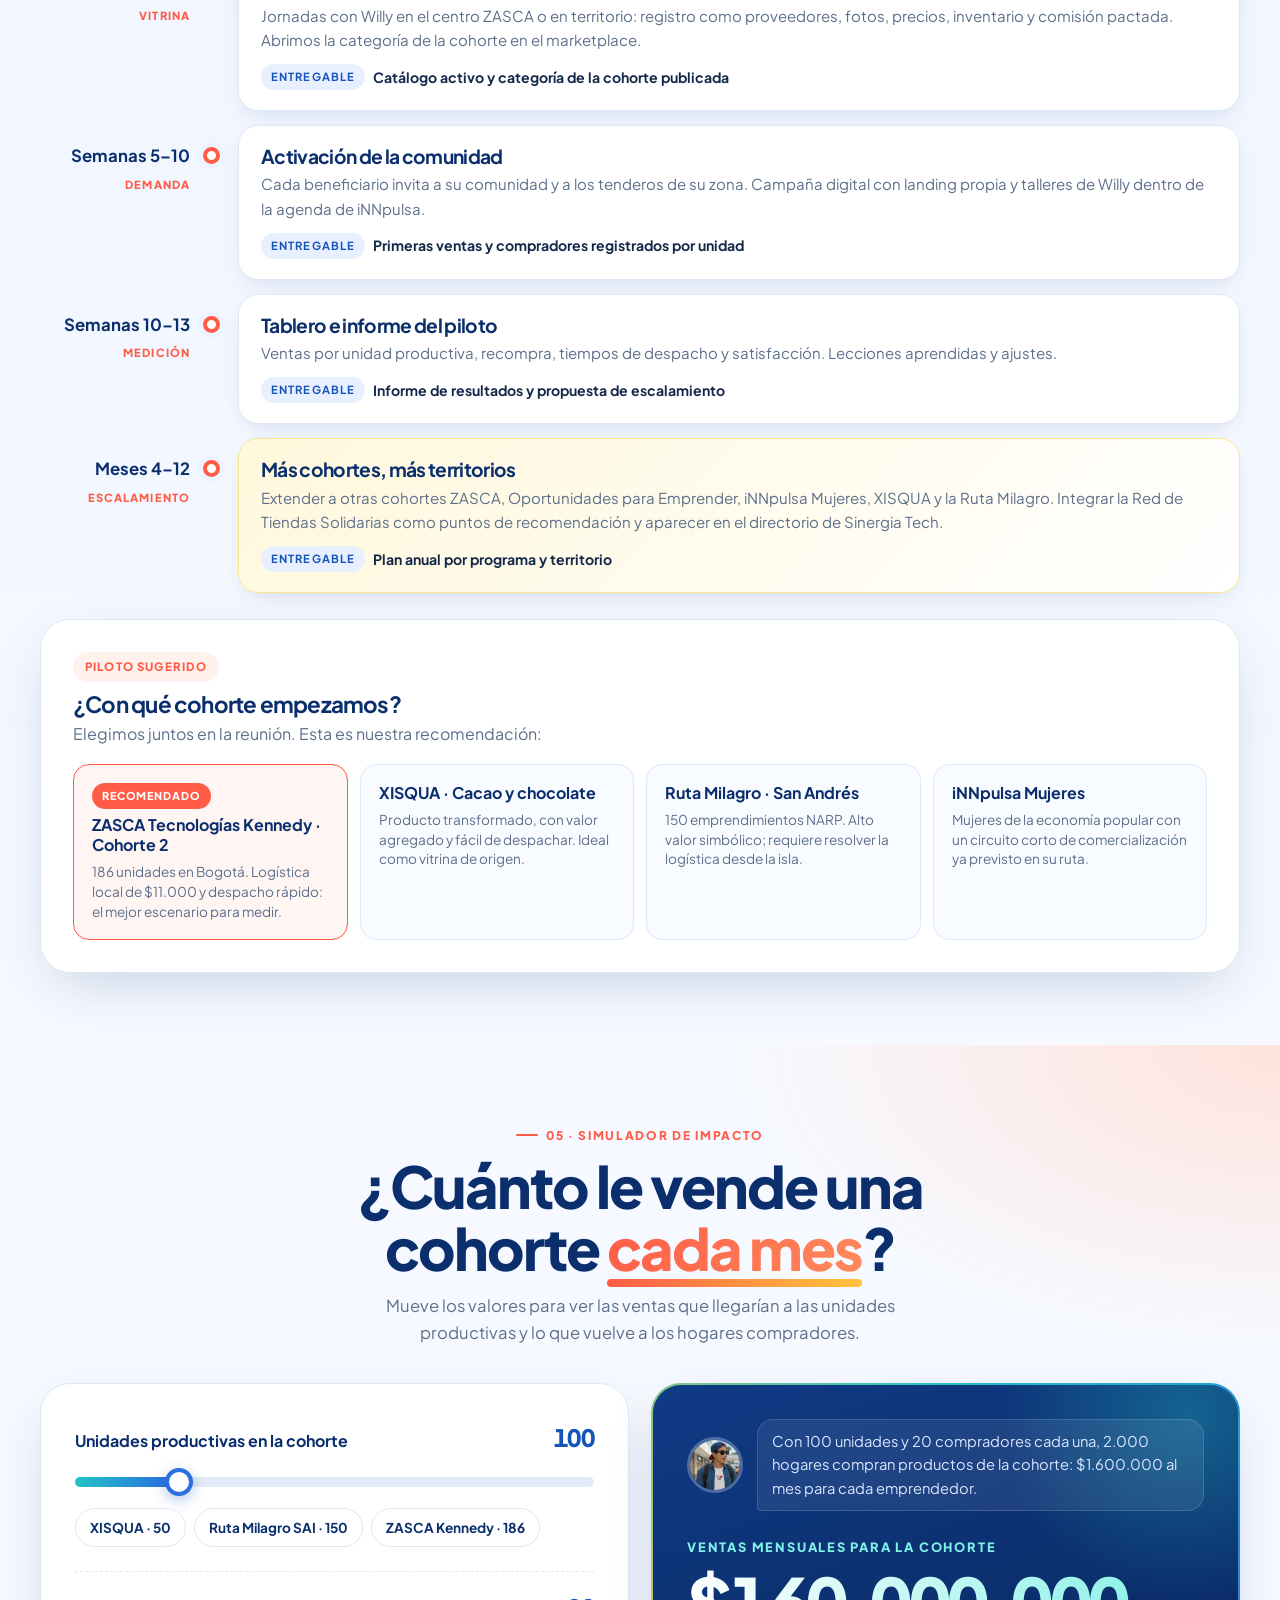
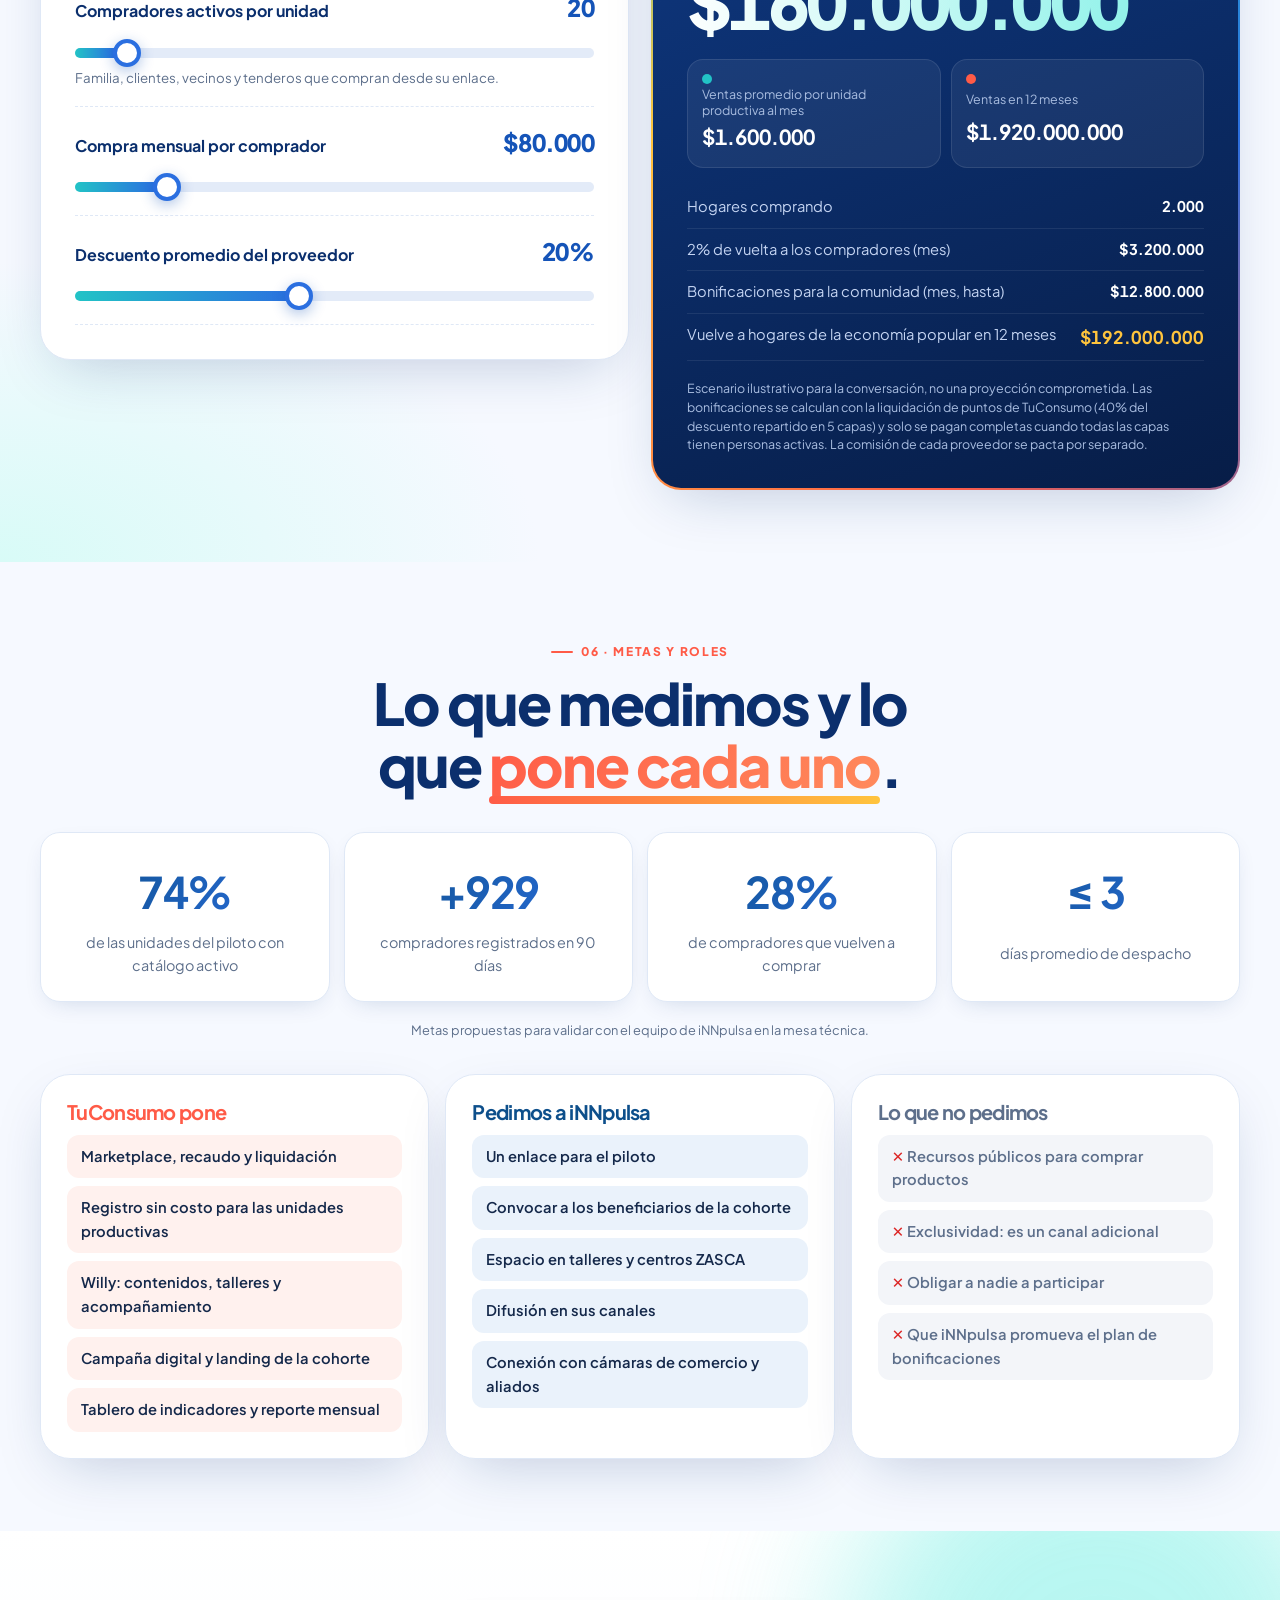
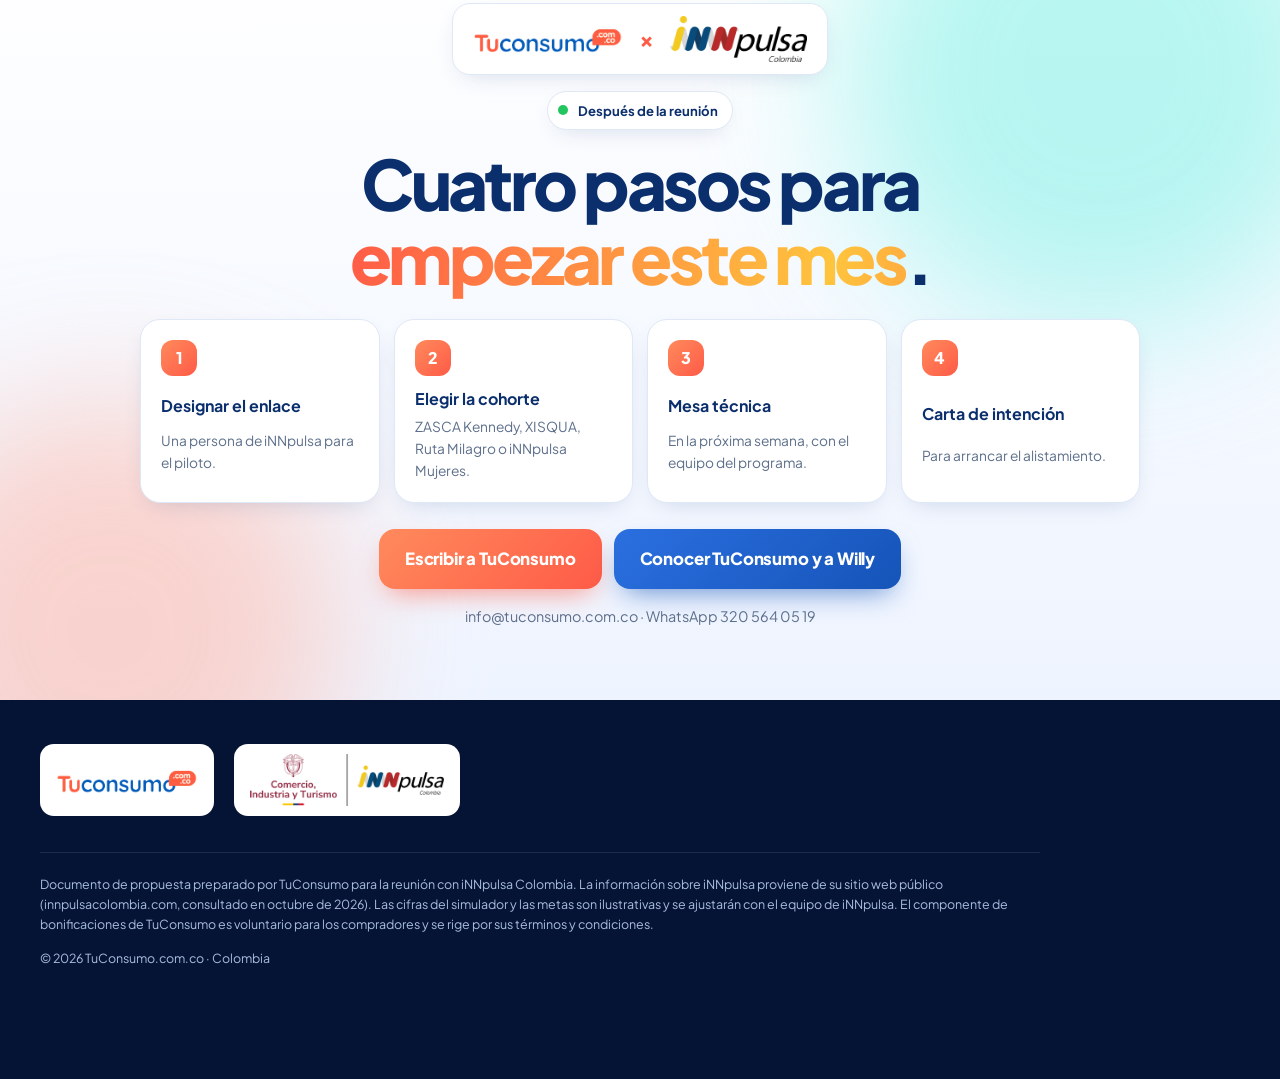
<file: innpulsa.html>
<!DOCTYPE html>
<html lang="es-CO">
<head>
<meta charset="utf-8">
<meta name="viewport" content="width=device-width, initial-scale=1, viewport-fit=cover">
<title>TuConsumo × iNNpulsa</title>
<meta name="description" content="Propuesta de alianza TuConsumo × iNNpulsa Colombia: un canal de venta permanente y una comunidad que vuelve a comprar para las unidades productivas de la Ruta Milagro, ZASCA y los programas de economía popular.">
<meta name="theme-color" content="#0b2f6d">
<meta name="robots" content="noindex">
<link rel="icon" type="image/png" href="assets/img/favicon.png">
<meta property="og:title" content="TuConsumo × iNNpulsa Colombia · Propuesta de alianza">
<meta property="og:description" content="De la asistencia técnica a la venta recurrente: plan de trabajo para conectar a las unidades productivas con una comunidad que compra y recomienda.">
<meta property="og:image" content="assets/img/og-image.jpg">
<link rel="preconnect" href="https://fonts.googleapis.com">
<link rel="preconnect" href="https://fonts.gstatic.com" crossorigin>
<link href="https://fonts.googleapis.com/css2?family=Plus+Jakarta+Sans:wght@400;500;600;700;800&display=swap" rel="stylesheet">
<link rel="stylesheet" href="assets/css/styles.css">
<link rel="stylesheet" href="assets/css/innpulsa.css">
</head>
<body class="inn">
<a class="skip" href="#contexto">Saltar al contenido</a>
<div class="progress" aria-hidden="true"><span id="progressBar"></span></div>

<header class="nav" id="nav">
  <a href="index.html" class="nav__logo inn-navlogos" aria-label="Volver a TuConsumo">
    <img src="assets/img/logo-tuconsumo.png" alt="TuConsumo.com.co" width="177" height="45">
    <i aria-hidden="true">×</i>
    <img class="inn-navlogos__inn" src="assets/img/logo-innpulsa.png" alt="iNNpulsa Colombia" width="640" height="215">
  </a>
  <nav class="nav__links" aria-label="Secciones de la propuesta">
    <a href="#contexto">Lo que entendimos</a>
    <a href="#necesidad">La necesidad</a>
    <a href="#propuesta">Propuesta</a>
    <a href="#plan">Plan de trabajo</a>
    <a href="#simulador">Simulador</a>
  </nav>
  <div class="nav__cta">
    <a class="nav__back" href="index.html">← TuConsumo</a>
    <a class="btn btn--coral btn--sm" href="#pasos">Próximos pasos</a>
  </div>
</header>

<main>

<!-- ============ HERO ============ -->
<section class="chapter hero inn-hero" id="inicio">
  <div class="hero__bg" aria-hidden="true"><span class="blob b1"></span><span class="blob b2"></span><span class="blob b3"></span><div class="grid-lines"></div></div>
  <div class="wrap hero__grid">
    <div class="hero__copy">
      <span class="pill reveal"><span class="pulse"></span> Propuesta de alianza · Octubre 2026</span>
      <div class="inn-cobrand reveal"><img src="assets/img/logo-tuconsumo.png" alt="TuConsumo.com.co" width="177" height="45"><i aria-hidden="true">×</i><img src="assets/img/logo-innpulsa.png" alt="iNNpulsa Colombia" width="640" height="215"></div>
      <h1 class="hero__title inn-title">
        <span class="line"><span class="word">De</span> <span class="word">la</span> <span class="word">asistencia</span> <span class="word">técnica</span></span>
        <span class="line"><span class="word">a</span> <span class="word">la</span> <span class="word grad">venta</span> <span class="word grad">recurrente.</span></span>
      </h1>
      <p class="hero__lead reveal">iNNpulsa fortalece, forma y capitaliza a miles de unidades productivas. TuConsumo les da lo que sigue: <b>un canal de venta permanente</b> y <b>una comunidad que vuelve a comprar</b>, con datos para medir el impacto después de cada programa.</p>
      <div class="hero__actions reveal">
        <a href="#plan" class="btn btn--primary btn--lg">Ver plan de trabajo</a>
        <a href="#simulador" class="btn btn--ghost btn--lg">Simular el impacto</a>
      </div>
      <ul class="hero__trust reveal">
        <li><b>$0</b><span>costo de inscripción para las unidades productivas</span></li>
        <li><b>$0</b><span>mensualidad</span></li>
        <li><b>1–3</b><span>días de despacho</span></li>
        <li><b>90</b><span>días de piloto</span></li>
      </ul>
    </div>
    <div class="hero__stage reveal">
      <div class="willy-card tilt">
        <img src="assets/img/willy-hero.webp" alt="Willy, el guía digital de TuConsumo" width="605" height="700">
        <div class="willy-card__shine" aria-hidden="true"></div>
        <span class="willy-card__tag inn-tag">Willy acompaña a cada emprendedor</span>
      </div>
      <div class="bubble bubble--hero" role="note">
        <b>¡Hola, equipo iNNpulsa! 👋</b>
        <span class="type" data-type="Soy Willy. Yo me encargo de enseñarle a cada emprendedor a vender en TuConsumo y a construir su comunidad."></span>
      </div>
      <div class="float-chip fc1"><span>🏭</span> ZASCA</div>
      <div class="float-chip fc2"><span>🌴</span> Ruta Milagro</div>
      <div class="float-chip fc3"><span>🛒</span> Venta recurrente</div>
    </div>
  </div>
</section>

<div class="marquee" aria-hidden="true">
  <div class="marquee__track">
    <span>Ruta Milagro</span><i>✦</i><span>ZASCA</span><i>✦</i><span>Oportunidades para Emprender</span><i>✦</i><span>iNNpulsa Mujeres</span><i>✦</i><span>Red de Tiendas Solidarias</span><i>✦</i><span>XISQUA cacao</span><i>✦</i><span>Juntos Podemos +</span><i>✦</i><span>Sinergia Tech</span><i>✦</i>
    <span>Ruta Milagro</span><i>✦</i><span>ZASCA</span><i>✦</i><span>Oportunidades para Emprender</span><i>✦</i><span>iNNpulsa Mujeres</span><i>✦</i><span>Red de Tiendas Solidarias</span><i>✦</i><span>XISQUA cacao</span><i>✦</i><span>Juntos Podemos +</span><i>✦</i><span>Sinergia Tech</span><i>✦</i>
  </div>
</div>

<!-- ============ 1 · LO QUE ENTENDIMOS ============ -->
<section class="chapter" id="contexto">
  <div class="wrap">
    <div class="center-head">
      <span class="eyebrow reveal">01 · Lo que entendimos de iNNpulsa</span>
      <h2 class="title reveal">Una agencia que lleva oportunidades <span class="hl">a las regiones</span>.</h2>
      <p class="lead reveal">iNNpulsa es la agencia de emprendimiento e innovación del Gobierno Nacional, con el liderazgo de MinComercio. Bajo la gerencia de Mónica Moreno Realphe lidera la <b>Ruta Milagro</b>: el emprendimiento y la economía popular como motores de desarrollo en todos los departamentos.</p>
    </div>

    <div class="prog-grid reveal-stagger">
      <article class="prog">
        <span class="prog__tag">Ruta Milagro · San Andrés</span>
        <h3>150 emprendimientos NARP</h3>
        <p>$1.500 millones; hasta <b>$8,5 millones</b> por negocio en maquinaria y equipos, más formación en costos y comercialización.</p>
        <p class="prog__gap">Producen más. ¿A quién le venden?</p>
      </article>
      <article class="prog">
        <span class="prog__tag">ZASCA · Centros de reindustrialización</span>
        <h3>186 unidades por cohorte</h3>
        <p>Tecnologías, Manufactura y Agroindustria. Asistencia técnica, valor agregado, cofinanciación tecnológica y <b>relacionamiento comercial</b>.</p>
        <p class="prog__gap">El relacionamiento termina con la cohorte.</p>
      </article>
      <article class="prog">
        <span class="prog__tag">Oportunidades para Emprender</span>
        <h3>Etapa 4: conexión con el mercado</h3>
        <p>Migrantes, retornados y comunidades de acogida en 8 departamentos. Diagnóstico, asistencia técnica y capitalización productiva.</p>
        <p class="prog__gap">La etapa 4 necesita un canal que siga abierto.</p>
      </article>
      <article class="prog">
        <span class="prog__tag">iNNpulsa Mujeres</span>
        <h3>Circuito corto de comercialización</h3>
        <p>Mujeres de la economía popular y poblaciones vulnerables. Ruta de 7 pasos con diagnóstico de salida de capacidades comerciales.</p>
        <p class="prog__gap">El circuito corto se puede volver digital y permanente.</p>
      </article>
      <article class="prog">
        <span class="prog__tag">Red de Tiendas Solidarias</span>
        <h3>Conexión a mercados</h3>
        <p>Tiendas y emprendedores de la economía popular, circuitos cortos y encadenamientos productivos en territorio.</p>
        <p class="prog__gap">Cada tienda puede ser un punto de recomendación.</p>
      </article>
      <article class="prog">
        <span class="prog__tag">XISQUA · Cacao y chocolate</span>
        <h3>Ferias y ruedas de negocios</h3>
        <p>Unidades productivas de Antioquia y los Santanderes con diagnóstico, acompañamiento técnico y maquinaria.</p>
        <p class="prog__gap">Una feria vende un fin de semana; una vitrina, todo el año.</p>
      </article>
    </div>
    <p class="inn-source reveal">Fuente: innpulsacolombia.com (convocatorias, noticias y brochure del 19 de octubre de 2026).</p>
  </div>
</section>

<!-- ============ 2 · LA NECESIDAD ============ -->
<section class="chapter dark" id="necesidad">
  <div class="stars" aria-hidden="true"></div>
  <div class="wrap">
    <div class="center-head">
      <span class="eyebrow eyebrow--light reveal">02 · La necesidad</span>
      <h2 class="title title--light reveal">Todas las rutas terminan en el mismo punto: <span class="hl hl--teal">vender</span>.</h2>
      <p class="lead lead--light reveal">La ruta de fortalecimiento de iNNpulsa es sólida. El último tramo, la conexión con el mercado, suele resolverse con eventos puntuales. Cuando el programa termina, el emprendedor vuelve a estar solo frente a la pregunta más difícil: <b>¿quién me compra el mes que viene?</b></p>
    </div>

    <ol class="route reveal-stagger" aria-label="Ruta de fortalecimiento">
      <li><span class="route__ic">🔎</span><b>Diagnóstico</b><small>Brechas productivas, comerciales y financieras</small></li>
      <li><span class="route__ic">🧑‍🏫</span><b>Asistencia técnica</b><small>32 a 80 horas según el programa</small></li>
      <li><span class="route__ic">⚙️</span><b>Capitalización</b><small>Maquinaria, equipos y activos</small></li>
      <li><span class="route__ic">🤝</span><b>Conexión con el mercado</b><small>Ferias, ruedas de negocios, circuitos cortos</small></li>
      <li class="route__gap"><span class="route__ic">❓</span><b>¿Y el mes siguiente?</b><small>Sin canal permanente ni medición de ventas</small></li>
      <li class="route__tc"><span class="route__ic">🛒</span><b>TuConsumo</b><small>Vitrina abierta, comunidad que recompra y datos de impacto</small></li>
    </ol>

    <div class="needs reveal-stagger">
      <div class="need"><b>Demanda recurrente</b><p>La capitalización aumenta la capacidad de producir. Sin compradores que vuelvan, esa capacidad queda ociosa.</p></div>
      <div class="need"><b>Medición después del programa</b><p>Las convocatorias exigen ventas para entrar, pero es difícil seguir las ventas de cada beneficiario cuando ya salió.</p></div>
      <div class="need"><b>Llegar al territorio</b><p>"Tenemos que ir donde el tendero que cree que esto no es para él" (viceministro de Transformación Digital, lanzamiento de Sinergia Tech).</p></div>
    </div>
  </div>
</section>

<!-- ============ 3 · LA PROPUESTA ============ -->
<section class="chapter" id="propuesta">
  <div class="wrap">
    <div class="center-head">
      <span class="eyebrow reveal">03 · La propuesta</span>
      <h2 class="title reveal">Un canal de venta que <span class="hl">no se cierra</span> cuando termina el programa.</h2>
      <p class="lead reveal">Ponemos el marketplace de TuConsumo, su comunidad de compradores y a Willy al servicio de los egresados de los programas de iNNpulsa.</p>
    </div>

    <div class="pillars reveal-stagger">
      <article class="pillar">
        <span class="pillar__n">A</span><span class="pillar__ic">🏪</span>
        <h3>Vitrina permanente</h3>
        <p>Cada unidad productiva publica sus productos en TuConsumo, en una categoría propia de los programas de iNNpulsa.</p>
        <ul><li>$0 inscripción y $0 mensualidad</li><li>Comisión pactada solo sobre ventas efectivas</li><li>Recaudo, logística enlazada y liquidación</li></ul>
      </article>
      <article class="pillar">
        <span class="pillar__n">B</span><span class="pillar__ic">🔁</span>
        <h3>Demanda que vuelve</h3>
        <p>Los compradores reciben 2% de vuelta y bonificaciones por la actividad de su comunidad. Tienen razones para volver a comprar y recomendar.</p>
        <ul><li>Familias y vecinos de cada beneficiario</li><li>Tenderos como puntos de recomendación</li><li>Ingresos complementarios para hogares</li></ul>
      </article>
      <article class="pillar">
        <span class="pillar__n">C</span><span class="pillar__ic">🧑‍🚀</span>
        <h3>Willy, el formador</h3>
        <p>Willy enseña a publicar, vender y construir comunidad, con videos y guías que funcionan en cualquier municipio.</p>
        <ul><li>Módulos para los talleres de iNNpulsa</li><li>Acompañamiento digital paso a paso</li><li>Soporte por WhatsApp</li></ul>
      </article>
      <article class="pillar">
        <span class="pillar__n">D</span><span class="pillar__ic">📊</span>
        <h3>Datos de impacto</h3>
        <p>Un tablero por cohorte con las ventas reales de cada beneficiario después del programa.</p>
        <ul><li>Ventas, pedidos y recompra</li><li>Clientes nuevos y tiempos de despacho</li><li>Reporte mensual para iNNpulsa</li></ul>
      </article>
    </div>

    <div class="journey reveal">
      <h3>Así lo vive un emprendedor de ZASCA</h3>
      <ol>
        <li><span>1</span><div><b>Egresa de la cohorte</b><small>Con diagnóstico, asistencia técnica y su equipo cofinanciado.</small></div></li>
        <li><span>2</span><div><b>Willy lo registra como proveedor</b><small>RUT, cédula, certificación bancaria. Publica con 6 fotos y códigos de barras GS1.</small></div></li>
        <li><span>3</span><div><b>Su comunidad compra</b><small>Familia, clientes y tenderos del barrio compran desde su enlace y reciben 2% de vuelta.</small></div></li>
        <li><span>4</span><div><b>Despacha en 1 a 3 días</b><small>Con transportadora enlazada y seguimiento en la plataforma.</small></div></li>
        <li><span>5</span><div><b>Recibe su pago</b><small>Saldo neto en su cuenta después de la venta efectiva.</small></div></li>
        <li><span>6</span><div><b>iNNpulsa ve el resultado</b><small>Ventas y recompra de cada egresado en el tablero de la cohorte.</small></div></li>
      </ol>
    </div>
  </div>
</section>

<!-- ============ 4 · PLAN DE TRABAJO ============ -->
<section class="chapter soft" id="plan">
  <div class="wrap">
    <div class="center-head">
      <span class="eyebrow reveal">04 · Plan de trabajo</span>
      <h2 class="title reveal">Un piloto de <span class="hl">90 días</span> y un año para escalar.</h2>
      <p class="lead reveal">Empezamos pequeño, medimos y crecemos con lo que funcione.</p>
    </div>

    <div class="phases" id="phases">
      <article class="phase reveal">
        <div class="phase__when"><b>Semana 0</b><small>Hoy</small></div>
        <div class="phase__body">
          <h3>Reunión y acuerdo de intención</h3>
          <p>Presentamos el modelo, definimos el enlace de iNNpulsa y elegimos la cohorte piloto.</p>
          <div class="phase__out"><span>Entregable</span>Carta de intención y enlace designado</div>
        </div>
      </article>
      <article class="phase reveal">
        <div class="phase__when"><b>Semanas 1–3</b><small>Alistamiento</small></div>
        <div class="phase__body">
          <h3>Mesa técnica y selección</h3>
          <p>Revisamos con el equipo del programa qué unidades productivas tienen productos listos para vender en línea, los permisos que aplican (INVIMA, registros) y la logística.</p>
          <div class="phase__out"><span>Entregable</span>Lista de 50 a 100 unidades productivas y cronograma de cargue</div>
        </div>
      </article>
      <article class="phase reveal">
        <div class="phase__when"><b>Semanas 3–6</b><small>Vitrina</small></div>
        <div class="phase__body">
          <h3>Registro y publicación</h3>
          <p>Jornadas con Willy en el centro ZASCA o en territorio: registro como proveedores, fotos, precios, inventario y comisión pactada. Abrimos la categoría de la cohorte en el marketplace.</p>
          <div class="phase__out"><span>Entregable</span>Catálogo activo y categoría de la cohorte publicada</div>
        </div>
      </article>
      <article class="phase reveal">
        <div class="phase__when"><b>Semanas 5–10</b><small>Demanda</small></div>
        <div class="phase__body">
          <h3>Activación de la comunidad</h3>
          <p>Cada beneficiario invita a su comunidad y a los tenderos de su zona. Campaña digital con landing propia y talleres de Willy dentro de la agenda de iNNpulsa.</p>
          <div class="phase__out"><span>Entregable</span>Primeras ventas y compradores registrados por unidad</div>
        </div>
      </article>
      <article class="phase reveal">
        <div class="phase__when"><b>Semanas 10–13</b><small>Medición</small></div>
        <div class="phase__body">
          <h3>Tablero e informe del piloto</h3>
          <p>Ventas por unidad productiva, recompra, tiempos de despacho y satisfacción. Lecciones aprendidas y ajustes.</p>
          <div class="phase__out"><span>Entregable</span>Informe de resultados y propuesta de escalamiento</div>
        </div>
      </article>
      <article class="phase phase--scale reveal">
        <div class="phase__when"><b>Meses 4–12</b><small>Escalamiento</small></div>
        <div class="phase__body">
          <h3>Más cohortes, más territorios</h3>
          <p>Extender a otras cohortes ZASCA, Oportunidades para Emprender, iNNpulsa Mujeres, XISQUA y la Ruta Milagro. Integrar la Red de Tiendas Solidarias como puntos de recomendación y aparecer en el directorio de Sinergia Tech.</p>
          <div class="phase__out"><span>Entregable</span>Plan anual por programa y territorio</div>
        </div>
      </article>
    </div>

    <div class="pilot reveal">
      <div class="pilot__head">
        <span class="tag">Piloto sugerido</span>
        <h3>¿Con qué cohorte empezamos?</h3>
        <p class="muted">Elegimos juntos en la reunión. Esta es nuestra recomendación:</p>
      </div>
      <div class="pilot__opts" role="list">
        <div class="opt opt--rec" role="listitem"><span class="opt__badge">Recomendado</span><b>ZASCA Tecnologías Kennedy · Cohorte 2</b><small>186 unidades en Bogotá. Logística local de $11.000 y despacho rápido: el mejor escenario para medir.</small></div>
        <div class="opt" role="listitem"><b>XISQUA · Cacao y chocolate</b><small>Producto transformado, con valor agregado y fácil de despachar. Ideal como vitrina de origen.</small></div>
        <div class="opt" role="listitem"><b>Ruta Milagro · San Andrés</b><small>150 emprendimientos NARP. Alto valor simbólico; requiere resolver la logística desde la isla.</small></div>
        <div class="opt" role="listitem"><b>iNNpulsa Mujeres</b><small>Mujeres de la economía popular con un circuito corto de comercialización ya previsto en su ruta.</small></div>
      </div>
    </div>
  </div>
</section>

<!-- ============ 5 · SIMULADOR ============ -->
<section class="chapter calc-chapter" id="simulador">
  <div class="wrap">
    <div class="center-head">
      <span class="eyebrow reveal">05 · Simulador de impacto</span>
      <h2 class="title reveal">¿Cuánto le vende una cohorte <span class="hl">cada mes</span>?</h2>
      <p class="lead reveal">Mueve los valores para ver las ventas que llegarían a las unidades productivas y lo que vuelve a los hogares compradores.</p>
    </div>

    <div class="calc reveal">
      <div class="calc__inputs card">
        <div class="calc__group">
          <div class="calc__label"><span>Unidades productivas en la cohorte</span><output id="sU">100</output></div>
          <input type="range" id="iU" min="10" max="500" step="2" value="100">
          <div class="chips" role="group" aria-label="Cohortes de referencia">
            <button class="chip" data-u="50">XISQUA · 50</button>
            <button class="chip" data-u="150">Ruta Milagro SAI · 150</button>
            <button class="chip" data-u="186">ZASCA Kennedy · 186</button>
          </div>
        </div>
        <div class="calc__group">
          <div class="calc__label"><span>Compradores activos por unidad</span><output id="sC">20</output></div>
          <input type="range" id="iC" min="5" max="200" step="5" value="20">
          <small class="muted">Familia, clientes, vecinos y tenderos que compran desde su enlace.</small>
        </div>
        <div class="calc__group">
          <div class="calc__label"><span>Compra mensual por comprador</span><output id="sB">$80.000</output></div>
          <input type="range" id="iB" min="20000" max="400000" step="10000" value="80000">
        </div>
        <div class="calc__group">
          <div class="calc__label"><span>Descuento promedio del proveedor</span><output id="sD">20%</output></div>
          <input type="range" id="iD" min="5" max="40" step="1" value="20">
        </div>
      </div>

      <div class="calc__result card card--dark" aria-live="polite">
        <div class="calc__willy">
          <img src="assets/img/willy-hero.webp" alt="" loading="lazy">
          <p id="simSays">Con 100 unidades y 20 compradores cada una, ya hay 2.000 hogares comprando productos de la cohorte.</p>
        </div>
        <span class="calc__cap">Ventas mensuales para la cohorte</span>
        <div class="calc__total"><span id="oSales">$0</span></div>
        <div class="calc__split">
          <div><span class="dot dot--teal"></span><small>Ventas promedio por unidad productiva al mes</small><b id="oPerUnit">$0</b></div>
          <div><span class="dot dot--coral"></span><small>Ventas en 12 meses</small><b id="oYear">$0</b></div>
        </div>
        <ul class="calc__lines">
          <li><span>Hogares comprando</span><b id="oBuyers">0</b></li>
          <li><span>2% de vuelta a los compradores (mes)</span><b id="oCash">$0</b></li>
          <li><span>Bonificaciones para la comunidad (mes, hasta)</span><b id="oBonus">$0</b></li>
          <li class="calc__year"><span>Vuelve a hogares de la economía popular en 12 meses</span><b id="oHomes">$0</b></li>
        </ul>
        <p class="tiny tiny--light">Escenario ilustrativo para la conversación, no una proyección comprometida. Las bonificaciones se calculan con la liquidación de puntos de TuConsumo (40% del descuento repartido en 5 capas) y solo se pagan completas cuando todas las capas tienen personas activas. La comisión de cada proveedor se pacta por separado.</p>
      </div>
    </div>
  </div>
</section>

<!-- ============ 6 · METAS Y ROLES ============ -->
<section class="chapter" id="metas">
  <div class="wrap">
    <div class="center-head">
      <span class="eyebrow reveal">06 · Metas y roles</span>
      <h2 class="title reveal">Lo que medimos y lo que <span class="hl">pone cada uno</span>.</h2>
    </div>

    <div class="kpis reveal-stagger">
      <div class="kpi"><b data-count="80" data-suffix="%">80%</b><span>de las unidades del piloto con catálogo activo</span></div>
      <div class="kpi"><b data-count="1000" data-prefix="+">+1.000</b><span>compradores registrados en 90 días</span></div>
      <div class="kpi"><b data-count="30" data-suffix="%">30%</b><span>de compradores que vuelven a comprar</span></div>
      <div class="kpi"><b>≤ 3</b><span>días promedio de despacho</span></div>
    </div>
    <p class="inn-source reveal">Metas propuestas para validar con el equipo de iNNpulsa en la mesa técnica.</p>

    <div class="roles3 reveal-stagger">
      <div class="r3 r3--tc">
        <h3>TuConsumo pone</h3>
        <ul><li>Marketplace, recaudo y liquidación</li><li>Registro sin costo para las unidades productivas</li><li>Willy: contenidos, talleres y acompañamiento</li><li>Campaña digital y landing de la cohorte</li><li>Tablero de indicadores y reporte mensual</li></ul>
      </div>
      <div class="r3 r3--inn">
        <h3>Pedimos a iNNpulsa</h3>
        <ul><li>Un enlace para el piloto</li><li>Convocar a los beneficiarios de la cohorte</li><li>Espacio en talleres y centros ZASCA</li><li>Difusión en sus canales</li><li>Conexión con cámaras de comercio y aliados</li></ul>
      </div>
      <div class="r3 r3--no">
        <h3>Lo que no pedimos</h3>
        <ul><li>Recursos públicos para comprar productos</li><li>Exclusividad: es un canal adicional</li><li>Obligar a nadie a participar</li><li>Que iNNpulsa promueva el plan de bonificaciones</li></ul>
      </div>
    </div>
  </div>
</section>

<!-- ============ 7 · PRÓXIMOS PASOS ============ -->
<section class="chapter final" id="pasos">
  <div class="hero__bg" aria-hidden="true"><span class="blob b1"></span><span class="blob b2"></span></div>
  <div class="wrap final__inner">
    <div class="inn-cobrand inn-cobrand--final reveal"><img src="assets/img/logo-tuconsumo.png" alt="TuConsumo.com.co" width="177" height="45"><i aria-hidden="true">×</i><img src="assets/img/logo-innpulsa.png" alt="iNNpulsa Colombia" width="640" height="215"></div>
    <span class="pill reveal"><span class="pulse"></span> Después de la reunión</span>
    <h2 class="final__title reveal">Cuatro pasos para <span class="grad">empezar este mes</span>.</h2>
    <ol class="next reveal-stagger">
      <li><span>1</span><b>Designar el enlace</b><small>Una persona de iNNpulsa para el piloto.</small></li>
      <li><span>2</span><b>Elegir la cohorte</b><small>ZASCA Kennedy, XISQUA, Ruta Milagro o iNNpulsa Mujeres.</small></li>
      <li><span>3</span><b>Mesa técnica</b><small>En la próxima semana, con el equipo del programa.</small></li>
      <li><span>4</span><b>Carta de intención</b><small>Para arrancar el alistamiento.</small></li>
    </ol>
    <div class="btn-row btn-row--center reveal">
      <a class="btn btn--coral btn--lg js-wa" data-msg="Hola, somos del equipo de iNNpulsa y queremos avanzar con el piloto de TuConsumo." href="https://wa.me/573205640519" target="_blank" rel="noopener">Escribir a TuConsumo</a>
      <a class="btn btn--primary btn--lg" href="index.html">Conocer TuConsumo y a Willy</a>
    </div>
    <p class="muted small reveal">info@tuconsumo.com.co · WhatsApp 320 564 05 19</p>
  </div>
</section>

</main>

<footer class="footer">
  <div class="wrap">
    <div class="inn-footlogos">
      <img src="assets/img/logo-tuconsumo.png" alt="TuConsumo.com.co" width="177" height="45">
      <img src="assets/img/logo-mincit-innpulsa.png" alt="Ministerio de Comercio, Industria y Turismo · iNNpulsa Colombia" width="900" height="241">
    </div>
    <p class="disclaimer">Documento de propuesta preparado por TuConsumo para la reunión con iNNpulsa Colombia. La información sobre iNNpulsa proviene de su sitio web público (innpulsacolombia.com, consultado en octubre de 2026). Las cifras del simulador y las metas son ilustrativas y se ajustarán con el equipo de iNNpulsa. El componente de bonificaciones de TuConsumo es voluntario para los compradores y se rige por sus términos y condiciones.</p>
    <p class="copy">© <span id="year">2026</span> TuConsumo.com.co · Colombia</p>
  </div>
</footer>

<div class="toast" id="toast" role="status"></div>
<script src="assets/js/innpulsa.js" defer></script>
</body>
</html>
</file>
<file: assets/css/styles.css>
/* ==========================================================================
   TuConsumo · Landing de campaña con Willy
   ========================================================================== */
:root{
  --blue:#1554b8; --blue-2:#2b6fe0; --navy:#0b2f6d; --navy-2:#071d47; --deep:#051434;
  --coral:#ff5b47; --coral-2:#ff8a5c; --teal:#22c3c6; --teal-2:#7ff0e6; --sun:#ffc43d; --violet:#8b6cff;
  --ink:#14284a; --muted:#5d6f8b; --paper:#f6f9ff; --line:#dfe8f6; --white:#fff;
  --l1:#2b6fe0; --l2:#22c3c6; --l3:#ff5b47; --l4:#ffc43d; --l5:#8b6cff;
  --r-sm:12px; --r:20px; --r-lg:30px;
  --shadow:0 20px 60px -20px #0b2f6d40; --shadow-sm:0 8px 24px -10px #0b2f6d30;
  --ease:cubic-bezier(.2,.8,.2,1); --spring:cubic-bezier(.34,1.56,.64,1);
  --font:"Plus Jakarta Sans",ui-sans-serif,system-ui,-apple-system,"Segoe UI",sans-serif;
  --nav-h:72px;
}
*,*::before,*::after{box-sizing:border-box}
html{scroll-behavior:smooth;-webkit-text-size-adjust:100%;overflow-x:clip}
[hidden]{display:none!important}
body{margin:0;font-family:var(--font);color:var(--ink);background:var(--paper);line-height:1.6;overflow-x:clip;-webkit-font-smoothing:antialiased}
img{max-width:100%;display:block}
a{color:inherit}
button{font:inherit;cursor:pointer;color:inherit}
h1,h2,h3,h4{line-height:1.08;letter-spacing:-.035em;margin:0}
p{margin:0}
.wrap{width:min(1200px,100% - 32px);margin-inline:auto}
.skip{position:absolute;left:-999px;top:8px;z-index:200;background:var(--navy);color:#fff;padding:10px 14px;border-radius:10px}
.skip:focus{left:8px}
:focus-visible{outline:3px solid var(--teal);outline-offset:3px;border-radius:6px}
.muted{color:var(--muted)} .small{font-size:.9rem}
.tiny{font-size:.78rem;color:var(--muted);margin-top:14px;line-height:1.5}
.tiny--light{color:#a9bde0}

/* ---------- progress ---------- */
.progress{position:fixed;inset:0 0 auto;height:3px;z-index:120;background:transparent}
.progress span{display:block;height:100%;width:100%;transform-origin:0 50%;transform:scaleX(0);background:linear-gradient(90deg,var(--teal),var(--blue-2),var(--coral))}

/* ---------- nav ---------- */
.nav{position:fixed;top:12px;left:50%;transform:translateX(-50%);z-index:100;width:min(1200px,100% - 24px);height:60px;display:flex;align-items:center;justify-content:space-between;gap:16px;padding:0 10px 0 18px;border-radius:999px;background:#ffffffc4;backdrop-filter:blur(16px) saturate(1.6);-webkit-backdrop-filter:blur(16px) saturate(1.6);border:1px solid #ffffffaa;box-shadow:0 10px 30px -14px #0b2f6d40;transition:transform .45s var(--ease),background .3s}
.nav.is-hidden{transform:translate(-50%,-140%)}
.nav__logo img{height:34px;width:auto}
.nav__links{display:flex;gap:4px}
.nav__links a{text-decoration:none;font-weight:650;font-size:.9rem;color:var(--navy);padding:8px 12px;border-radius:999px;transition:background .2s}
.nav__links a:hover,.nav__links a.is-on{background:#e8f0ff}
.nav__cta{display:flex;align-items:center;gap:12px}
.chapter-count{font-variant-numeric:tabular-nums;font-size:.8rem;color:var(--muted);font-weight:700}
.chapter-count b{color:var(--coral);font-size:1rem}

/* ---------- side dots ---------- */
.dots{position:fixed;right:18px;top:46%;transform:translateY(-50%);z-index:90;display:flex;flex-direction:column;gap:10px}
.dots a{position:relative;display:block;width:12px;height:12px;border-radius:50%;background:#9fb3d455;border:2px solid #fff;box-shadow:0 0 0 1px #0b2f6d22;transition:transform .3s var(--spring),background .3s}
.dots a.is-on{background:var(--coral);transform:scale(1.35)}
.dots a span{position:absolute;right:22px;top:50%;transform:translate(8px,-50%);white-space:nowrap;background:var(--navy);color:#fff;font-size:.75rem;font-weight:700;padding:5px 10px;border-radius:8px;opacity:0;pointer-events:none;transition:.25s var(--ease)}
.dots a:hover span,.dots a:focus-visible span{opacity:1;transform:translate(0,-50%)}

/* ---------- buttons ---------- */
.btn{--bg:var(--blue);--fg:#fff;position:relative;display:inline-flex;align-items:center;justify-content:center;gap:10px;padding:14px 22px;border-radius:16px;border:0;background:var(--bg);color:var(--fg);font-weight:800;font-size:1rem;text-decoration:none;letter-spacing:-.01em;transition:transform .25s var(--spring),box-shadow .25s,background .25s;overflow:hidden;isolation:isolate;white-space:nowrap}
.btn svg{width:20px;height:20px;fill:currentColor;flex:none}
.btn::after{content:"";position:absolute;inset:0;z-index:-1;background:linear-gradient(110deg,transparent 30%,#ffffff55 50%,transparent 70%);transform:translateX(-120%);transition:transform .7s var(--ease)}
.btn:hover::after{transform:translateX(120%)}
.btn:hover{transform:translateY(-3px)}
.btn:active{transform:translateY(0) scale(.98)}
.btn--primary{--bg:linear-gradient(135deg,var(--blue-2),var(--blue));box-shadow:0 12px 28px -10px #1554b8aa}
.btn--coral{--bg:linear-gradient(135deg,var(--coral-2),var(--coral));box-shadow:0 12px 28px -10px #ff5b47aa}
.btn--ghost{--bg:#fff;--fg:var(--navy);box-shadow:inset 0 0 0 1.5px var(--line),var(--shadow-sm)}
.btn--light{--bg:#fff;--fg:var(--coral)}
.btn--glass{--bg:#ffffff14;--fg:#fff;box-shadow:inset 0 0 0 1px #ffffff30}
.btn--glass svg{fill:#25d366}
.btn--sm{padding:10px 16px;font-size:.88rem;border-radius:999px}
.btn--lg{padding:17px 26px;font-size:1.05rem}
.btn--block{width:100%}
.btn-row{display:flex;flex-wrap:wrap;gap:12px}
.btn-row--center{justify-content:center}
.link-btn{background:none;border:0;padding:6px 0;font-weight:800;color:var(--blue);font-size:.85rem}
.play-ic{width:0;height:0;border-left:11px solid currentColor;border-top:7px solid transparent;border-bottom:7px solid transparent;margin-left:2px}

/* ---------- typography helpers ---------- */
.eyebrow{display:inline-flex;align-items:center;gap:8px;font-weight:800;text-transform:uppercase;letter-spacing:.14em;font-size:.75rem;color:var(--coral)}
.eyebrow::before{content:"";width:22px;height:2px;background:currentColor;border-radius:2px}
.eyebrow--light{color:var(--teal-2)}
.title{font-size:clamp(2rem,4.6vw,3.6rem);font-weight:800;color:var(--navy);margin:14px 0 18px}
.title--light{color:#fff}
.lead{font-size:clamp(1.02rem,1.3vw,1.18rem);color:var(--muted);max-width:640px}
.lead b{color:var(--ink)}
.lead--light{color:#c4d4f2}.lead--light b{color:#fff}
.hl{position:relative;white-space:nowrap;background:linear-gradient(120deg,var(--coral),var(--coral-2));-webkit-background-clip:text;background-clip:text;color:transparent}
.hl::after{content:"";position:absolute;left:0;right:0;bottom:-.05em;height:.14em;border-radius:99px;background:currentColor;background:linear-gradient(90deg,var(--coral),var(--sun));transform:scaleX(0);transform-origin:left;transition:transform 1s .4s var(--ease)}
.is-in .hl::after,.hl.is-in::after{transform:scaleX(1)}
.hl--teal{background-image:linear-gradient(120deg,var(--teal-2),var(--teal))}
.hl--teal::after{background:linear-gradient(90deg,var(--teal),var(--teal-2))}
.grad{background:linear-gradient(100deg,var(--coral) 0%,var(--sun) 35%,var(--coral) 60%,var(--blue-2) 100%);background-size:250% 100%;-webkit-background-clip:text;background-clip:text;color:transparent;animation:shimmer 6s linear infinite}
@keyframes shimmer{to{background-position:-250% 0}}
.pill{display:inline-flex;align-items:center;gap:10px;padding:8px 14px 8px 10px;border-radius:999px;background:#fff;border:1px solid var(--line);font-weight:700;font-size:.82rem;color:var(--navy);box-shadow:var(--shadow-sm)}
.pulse{width:10px;height:10px;border-radius:50%;background:#22c55e;box-shadow:0 0 0 0 #22c55e88;animation:pulse 2s infinite}
@keyframes pulse{70%{box-shadow:0 0 0 10px #22c55e00}100%{box-shadow:0 0 0 0 #22c55e00}}

/* ---------- chapters ---------- */
.chapter{position:relative;min-height:100svh;padding:clamp(100px,12vh,140px) 0 clamp(70px,10vh,110px);display:flex;flex-direction:column;justify-content:center;overflow:clip}
.chapter.dark{background:radial-gradient(1200px 600px at 80% 0%,#1554b855,transparent 60%),radial-gradient(900px 500px at 0% 100%,#22c3c62e,transparent 60%),linear-gradient(180deg,var(--navy-2),var(--deep));color:#fff}
.chapter.soft{background:linear-gradient(180deg,#eef4ff,#f6f9ff)}
.stars{position:absolute;inset:0;pointer-events:none;opacity:.5;background-image:radial-gradient(1.5px 1.5px at 20% 30%,#fff 50%,transparent 51%),radial-gradient(1px 1px at 70% 20%,#fff 50%,transparent 51%),radial-gradient(1.2px 1.2px at 40% 80%,#fff 50%,transparent 51%),radial-gradient(1px 1px at 85% 65%,#fff 50%,transparent 51%),radial-gradient(1.4px 1.4px at 10% 75%,#fff 50%,transparent 51%);background-size:420px 420px;animation:drift 60s linear infinite}
@keyframes drift{to{background-position:420px 840px}}
.center-head{text-align:center;max-width:820px;margin:0 auto 48px}
.center-head .lead{margin-inline:auto}
.card{background:#fff;border:1px solid var(--line);border-radius:var(--r-lg);padding:clamp(22px,3vw,34px);box-shadow:var(--shadow)}
.card--dark{background:linear-gradient(160deg,#0f3a85,var(--navy-2));border-color:#ffffff1a;color:#fff}
.card h3{font-size:1.35rem;color:var(--navy);margin-bottom:10px}
.card--dark h3{color:#fff}
.split{display:grid;grid-template-columns:1.05fr .95fr;gap:clamp(30px,5vw,70px);align-items:center}
.split--rev .split__copy{order:2}
.split__media{display:grid;gap:18px}
.media-card{margin:0;border-radius:var(--r-lg);overflow:hidden;background:#fff;box-shadow:var(--shadow);border:1px solid var(--line)}
.media-card img{width:100%;height:auto;transition:transform 1.2s var(--ease)}
.parallax img{transform:translateY(var(--py,0px)) scale(1.08);transition:transform .2s linear}
.media-card--dark{border-color:#ffffff22}
.note{margin-top:22px;padding:14px 18px;border-radius:14px;background:#fff8e6;border:1px solid #ffe3a3;color:#6b5210;font-size:.95rem;max-width:620px}

/* ---------- reveal animations ---------- */
.reveal{opacity:0;transform:translateY(36px);filter:blur(6px);transition:opacity .9s var(--ease),transform .9s var(--ease),filter .9s var(--ease)}
.reveal.is-in{opacity:1;transform:none;filter:none}
.reveal-stagger>*{opacity:0;transform:translateY(30px) scale(.97);transition:opacity .7s var(--ease),transform .7s var(--spring)}
.reveal-stagger.is-in>*{opacity:1;transform:none}
.reveal-stagger.is-in>*:nth-child(2){transition-delay:.08s}.reveal-stagger.is-in>*:nth-child(3){transition-delay:.16s}.reveal-stagger.is-in>*:nth-child(4){transition-delay:.24s}.reveal-stagger.is-in>*:nth-child(5){transition-delay:.32s}.reveal-stagger.is-in>*:nth-child(6){transition-delay:.4s}.reveal-stagger.is-in>*:nth-child(7){transition-delay:.48s}.reveal-stagger.is-in>*:nth-child(8){transition-delay:.56s}.reveal-stagger.is-in>*:nth-child(9){transition-delay:.64s}.reveal-stagger.is-in>*:nth-child(10){transition-delay:.72s}

/* ---------- HERO ---------- */
.hero{padding-top:110px;background:linear-gradient(180deg,#fff 0%,#eef4ff 100%)}
.hero__bg{position:absolute;inset:0;pointer-events:none;overflow:hidden}
.blob{position:absolute;border-radius:50%;filter:blur(70px);opacity:.55;animation:float 14s ease-in-out infinite}
.b1{width:520px;height:520px;background:#7ff0e6;top:-120px;right:-80px}
.b2{width:460px;height:460px;background:#ffb7a8;bottom:-160px;left:-120px;animation-delay:-5s}
.b3{width:360px;height:360px;background:#b8ccff;top:30%;left:40%;animation-delay:-9s}
@keyframes float{50%{transform:translate(40px,-30px) scale(1.08)}}
.grid-lines{position:absolute;inset:0;background-image:linear-gradient(#0b2f6d0d 1px,transparent 1px),linear-gradient(90deg,#0b2f6d0d 1px,transparent 1px);background-size:56px 56px;mask-image:radial-gradient(ellipse at 50% 40%,#000 20%,transparent 70%);-webkit-mask-image:radial-gradient(ellipse at 50% 40%,#000 20%,transparent 70%)}
.hero__grid{position:relative;display:grid;grid-template-columns:1.12fr .88fr;gap:clamp(24px,4vw,60px);align-items:center}
.hero__title{font-size:clamp(2.5rem,6.2vw,5.2rem);font-weight:800;color:var(--navy);letter-spacing:-.05em;line-height:1.02;margin:22px 0 22px}
.hero__title .line{display:block;overflow:hidden;padding-bottom:.08em}
.hero__title .word{display:inline-block;transform:translateY(110%) rotate(6deg);opacity:0;animation:wordUp .9s var(--ease) forwards}
@keyframes wordUp{to{transform:none;opacity:1}}
.rotator{color:var(--blue-2);min-height:1.1em}
.rotator__word{display:inline-block;transition:transform .5s var(--ease),opacity .5s,filter .5s}
.rotator__word.out{transform:translateY(-60%);opacity:0;filter:blur(6px)}
.rotator__word.pre{transform:translateY(60%);opacity:0;filter:blur(6px);transition:none}
.hero__lead{font-size:clamp(1.05rem,1.4vw,1.22rem);color:#43597a;max-width:600px}
.hero__lead b{color:var(--navy)}
.hero__actions{display:flex;flex-wrap:wrap;gap:12px;margin-top:30px}
.hero__trust{list-style:none;padding:0;margin:34px 0 0;display:grid;grid-template-columns:repeat(4,auto);gap:10px 26px;justify-content:start}
.hero__trust li{display:grid}
.hero__trust b{font-size:1.6rem;color:var(--navy);font-variant-numeric:tabular-nums;letter-spacing:-.03em}
.hero__trust span{font-size:.8rem;color:var(--muted);font-weight:600;max-width:120px;line-height:1.3}
.hero__stage{position:relative;justify-self:center;width:min(440px,100%)}
.willy-card{position:relative;aspect-ratio:605/700;border-radius:34px;overflow:hidden;box-shadow:0 40px 80px -30px #0b2f6d80;transform-style:preserve-3d;transition:transform .3s var(--ease);background:#cfe6f5}
.willy-card img{width:100%;height:100%;object-fit:cover}
.willy-card__shine{position:absolute;inset:0;background:radial-gradient(circle at var(--mx,50%) var(--my,0%),#ffffff55,transparent 45%);pointer-events:none;mix-blend-mode:soft-light}
.willy-card::after{content:"";position:absolute;inset:0;background:linear-gradient(180deg,transparent 55%,#071d47cc);pointer-events:none}
.willy-card__play{position:absolute;z-index:2;left:22px;bottom:22px;width:64px;height:64px;border-radius:50%;border:0;background:#fff;color:var(--coral);display:grid;place-items:center;box-shadow:0 0 0 0 #ffffff80;animation:ring 2.2s infinite}
.willy-card__play .play-ic{border-left-width:16px;border-top-width:10px;border-bottom-width:10px;margin-left:5px}
@keyframes ring{70%{box-shadow:0 0 0 18px #ffffff00}100%{box-shadow:0 0 0 0 #ffffff00}}
.willy-card__tag{position:absolute;z-index:2;left:98px;bottom:40px;color:#fff;font-weight:700;font-size:.9rem}
.bubble{position:absolute;z-index:3;background:#fff;border-radius:22px;padding:16px 18px;box-shadow:var(--shadow);border:1px solid var(--line);font-size:.95rem;color:var(--muted)}
.bubble b{display:block;color:var(--navy);font-size:1.05rem;margin-bottom:4px}
.bubble--hero{top:-18px;left:-60px;max-width:270px;animation:bob 5s ease-in-out infinite}
.bubble--hero::after{content:"";position:absolute;bottom:-9px;right:40px;width:18px;height:18px;background:#fff;border-right:1px solid var(--line);border-bottom:1px solid var(--line);transform:rotate(45deg)}
@keyframes bob{50%{transform:translateY(-8px)}}
.type::after{content:"▌";color:var(--coral);animation:blink 1s steps(1) infinite;margin-left:1px}
.type.done::after{display:none}
@keyframes blink{50%{opacity:0}}
.float-chip{position:absolute;z-index:3;display:flex;align-items:center;gap:8px;padding:10px 14px;border-radius:14px;background:#ffffffe8;backdrop-filter:blur(8px);font-weight:800;font-size:.85rem;color:var(--navy);box-shadow:var(--shadow-sm);animation:bob 6s ease-in-out infinite}
.float-chip span{font-size:1.1rem}
.fc1{right:-34px;top:28%;animation-delay:-1s}
.fc2{left:-44px;top:55%;animation-delay:-3s}
.fc3{right:-20px;bottom:18%;animation-delay:-2s}
.scroll-cue{position:absolute;left:50%;bottom:22px;transform:translateX(-50%);display:grid;justify-items:center;gap:6px;text-decoration:none;font-size:.72rem;font-weight:800;letter-spacing:.15em;text-transform:uppercase;color:var(--muted)}
.scroll-cue span{width:24px;height:38px;border:2px solid currentColor;border-radius:14px;position:relative}
.scroll-cue span::after{content:"";position:absolute;left:50%;top:7px;width:4px;height:8px;margin-left:-2px;border-radius:2px;background:var(--coral);animation:wheel 1.8s infinite}
@keyframes wheel{0%{transform:translateY(0);opacity:1}70%{transform:translateY(12px);opacity:0}100%{opacity:0}}

/* ---------- marquee ---------- */
.marquee{overflow:hidden;background:var(--navy);color:#fff;padding:18px 0;transform:rotate(-1.2deg) scale(1.03);margin:-14px 0;position:relative;z-index:5;box-shadow:0 10px 40px -10px #0b2f6d80}
.marquee__track{display:flex;gap:28px;width:max-content;animation:marquee 38s linear infinite;font-weight:800;font-size:clamp(1rem,2vw,1.35rem);letter-spacing:-.02em;white-space:nowrap}
.marquee i{color:var(--coral);font-style:normal}
@keyframes marquee{to{transform:translateX(-50%)}}

/* ---------- roles ---------- */
.roles{display:grid;gap:12px;margin-top:28px}
.role{display:flex;gap:16px;align-items:flex-start;padding:18px 20px;background:#fff;border:1px solid var(--line);border-radius:var(--r);box-shadow:var(--shadow-sm);transition:transform .3s var(--spring),box-shadow .3s}
.role:hover{transform:translateX(8px);box-shadow:var(--shadow)}
.role__ic{flex:none;width:48px;height:48px;border-radius:14px;display:grid;place-items:center;font-size:1.4rem;background:linear-gradient(135deg,#eaf1ff,#e3fbf9)}
.role h3{font-size:1.1rem;color:var(--navy);margin-bottom:4px}
.role p{color:var(--muted);font-size:.95rem}
.role b{color:var(--ink)}

/* ---------- video slots ---------- */
.video-slot{position:relative}
.vcard{position:relative;display:flex;align-items:center;gap:16px;width:100%;padding:12px;border-radius:20px;background:#fff;border:1px dashed #b9cbe8;text-align:left;transition:transform .3s var(--spring),box-shadow .3s,border-color .3s}
.vcard:hover{transform:translateY(-3px);box-shadow:var(--shadow);border-color:var(--blue-2)}
.vcard__thumb{position:relative;flex:none;width:118px;aspect-ratio:16/10;border-radius:14px;overflow:hidden;background:#cfe6f5}
.vcard__thumb img{width:100%;height:100%;object-fit:cover;object-position:50% 20%}
.vcard__thumb::after{content:"";position:absolute;inset:0;background:#071d4766}
.vcard__btn{position:absolute;z-index:2;inset:0;margin:auto;width:40px;height:40px;border-radius:50%;background:#fff;color:var(--coral);display:grid;place-items:center}
.vcard__btn .play-ic{border-left-width:12px;border-top-width:8px;border-bottom-width:8px;margin-left:4px}
.vcard__meta{display:grid;gap:2px;min-width:0}
.vcard__meta small{font-size:.7rem;font-weight:800;letter-spacing:.12em;text-transform:uppercase;color:var(--coral)}
.vcard__meta b{color:var(--navy);font-size:1rem;line-height:1.25}
.vcard__meta span{font-size:.82rem;color:var(--muted)}
.vcard.is-soon .vcard__meta small{color:var(--muted)}
.vcard.is-ready{border-style:solid;border-color:var(--line)}
.video-slot--dark .vcard{background:#ffffff0d;border-color:#ffffff33}
.video-slot--dark .vcard__meta b{color:#fff}
.video-slot--dark .vcard__meta span{color:#a9bde0}
.video-slot--inline{min-width:300px}
.video-slot--dark{margin-top:22px}

/* ---------- horizontal scroll ---------- */
.hscroll{display:block;padding:0;min-height:auto;height:var(--hs-h,400vh);background:linear-gradient(180deg,#eef4ff,#fff)}
.hscroll__sticky{position:sticky;top:0;height:100vh;height:100svh;display:flex;flex-direction:column;justify-content:center;gap:28px;overflow:hidden;padding-top:70px}
.hscroll__head{display:flex;flex-wrap:wrap;align-items:flex-end;justify-content:space-between;gap:10px 30px}
.hscroll__head .title{margin:8px 0 0;width:100%}
.hscroll__bar{flex:1;min-width:160px;height:6px;border-radius:99px;background:#dfe8f6;overflow:hidden;max-width:320px;margin-left:auto}
.hscroll__bar span{display:block;height:100%;width:100%;transform-origin:left;transform:scaleX(0);background:linear-gradient(90deg,var(--teal),var(--coral))}
.hscroll__track{display:flex;gap:22px;padding:10px max(16px,calc((100vw - 1200px)/2)) 30px;will-change:transform}
.hcard{flex:none;width:clamp(270px,26vw,340px);min-height:380px;display:flex;flex-direction:column;gap:12px;padding:30px;border-radius:var(--r-lg);background:#fff;border:1px solid var(--line);box-shadow:var(--shadow);position:relative;overflow:hidden;transition:transform .4s var(--spring)}
.hcard:hover{transform:translateY(-8px) rotate(-.6deg)}
.hcard__n{position:absolute;right:18px;top:6px;font-size:6rem;font-weight:800;letter-spacing:-.06em;color:#eef3fc;line-height:1}
.hcard__ic{position:relative;width:64px;height:64px;border-radius:20px;display:grid;place-items:center;font-size:2rem;background:linear-gradient(135deg,#eaf1ff,#e3fbf9);margin-bottom:auto}
.hcard h3{position:relative;font-size:1.7rem;color:var(--navy)}
.hcard p{position:relative;color:var(--muted)}
.hcard--intro{width:clamp(320px,42vw,560px);padding:0;justify-content:flex-end}
.hcard--intro img{position:absolute;inset:0;width:100%;height:100%;object-fit:cover}
.hcard__quote{position:relative;margin:auto 16px 16px;padding:18px 20px;border-radius:18px;background:#ffffffe6;backdrop-filter:blur(8px);color:var(--navy);font-size:1.05rem}
.hcard__quote span{display:block;font-size:.85rem;color:var(--coral);font-weight:800;margin-top:6px}
.hcard--accent{background:linear-gradient(150deg,var(--coral-2),var(--coral));border:0;color:#fff}
.hcard--accent h3,.hcard--accent p{color:#fff}
.hcard--accent .hcard__n{color:#ffffff26}
.hcard--accent .hcard__ic{background:#ffffff2a}
.hcard--accent .btn{margin-top:auto;align-self:flex-start}
.hcard--video{justify-content:center;background:linear-gradient(150deg,#eaf1ff,#fff)}
.hcard--video .vcard{flex-direction:column;align-items:stretch;border:0;background:transparent;padding:0}
.hcard--video .vcard__thumb{width:100%}

/* ---------- community / pearl ---------- */
.community{display:grid;grid-template-columns:1fr 1fr;gap:clamp(30px,5vw,70px);align-items:center}
.layers{display:grid;gap:8px;margin:28px 0 18px}
.layer{display:grid;grid-template-columns:auto 80px 1fr auto;align-items:center;gap:14px;padding:12px 18px;border-radius:16px;background:#ffffff0d;border:1px solid #ffffff1c;color:#fff;text-align:left;transition:background .3s,transform .3s var(--spring),border-color .3s}
.layer:hover,.layer.is-on{background:#ffffff1f;border-color:#ffffff55;transform:translateX(6px)}
.layer b{font-weight:700}
.layer__n{font-size:1.4rem;font-weight:800;font-variant-numeric:tabular-nums;text-align:right}
.layer small{color:#a9bde0}
.layer__dot{width:14px;height:14px;border-radius:50%;display:inline-block;box-shadow:0 0 14px currentColor}
.l1{background:var(--l1);color:var(--l1)}.l2{background:var(--l2);color:var(--l2)}.l3{background:var(--l3);color:var(--l3)}.l4{background:var(--l4);color:var(--l4)}.l5{background:var(--l5);color:var(--l5)}
.formula{font-size:1.05rem;color:#c4d4f2}
.formula b{color:var(--teal-2);font-size:1.25rem}
.formula--dark{color:var(--muted);margin-top:18px;text-align:center}
.formula--dark b{color:var(--coral)}
.community__viz{display:grid;justify-items:center;gap:18px}
.pearl-wrap{position:relative;width:min(540px,100%);aspect-ratio:1}
.pearl-wrap::before{content:"";position:absolute;inset:6%;border-radius:50%;background:radial-gradient(circle,#22c3c633,transparent 65%);filter:blur(20px)}
#pearl{position:relative;width:100%;height:100%}
.pearl-center{position:absolute;inset:0;margin:auto;width:64px;height:64px;border-radius:50%;background:#fff;display:grid;place-items:center;box-shadow:0 0 0 8px #ffffff22,0 0 40px #7ff0e6aa;animation:core 3s ease-in-out infinite}
.pearl-center img{width:34px;margin-top:6px}
.pearl-center span{position:absolute;bottom:-26px;font-weight:800;font-size:.85rem;color:#fff}
@keyframes core{50%{box-shadow:0 0 0 14px #ffffff10,0 0 60px #7ff0e6}}
.pearl-controls{display:flex;flex-wrap:wrap;align-items:center;justify-content:center;gap:14px}
.pearl-readout{color:#c4d4f2;font-size:.95rem}
.pearl-readout b{color:#fff;font-size:1.2rem;font-variant-numeric:tabular-nums}
.chip{border:1px solid var(--line);background:#fff;color:var(--navy);padding:8px 14px;border-radius:999px;font-weight:700;font-size:.85rem;transition:.25s var(--ease)}
.chip:hover{border-color:var(--blue-2);transform:translateY(-2px)}
.chip.is-on{background:var(--navy);color:#fff;border-color:var(--navy)}
.dark .chip{background:#ffffff14;border-color:#ffffff33;color:#fff}
.dark .chip:hover{background:#ffffff26}
.nucleus{display:grid;grid-template-columns:.9fr 1.1fr;gap:clamp(24px,4vw,56px);align-items:center;margin-top:clamp(50px,8vh,90px)}
.nucleus__img{margin:0;border-radius:var(--r-lg);overflow:hidden;box-shadow:0 30px 70px -30px #000}
.nucleus h3{font-size:clamp(1.5rem,2.6vw,2.2rem);margin-bottom:12px}
.nucleus p{color:#c4d4f2}

/* ---------- points ---------- */
.flow{list-style:none;padding:0;margin:0 0 40px;display:grid;grid-template-columns:repeat(4,1fr);gap:16px;counter-reset:f}
.flow li{position:relative;display:grid;justify-items:center;text-align:center;gap:6px;padding:26px 16px;border-radius:var(--r);background:#fff;border:1px solid var(--line);box-shadow:var(--shadow-sm)}
.flow li:not(:last-child)::after{content:"→";position:absolute;right:-16px;top:50%;transform:translate(50%,-50%);z-index:2;width:30px;height:30px;border-radius:50%;background:var(--coral);color:#fff;display:grid;place-items:center;font-weight:800;font-size:.9rem}
.flow__ic{font-size:2rem;width:64px;height:64px;border-radius:50%;display:grid;place-items:center;background:linear-gradient(135deg,#eaf1ff,#e3fbf9)}
.flow b{color:var(--navy);font-size:1.1rem}
.flow small{color:var(--muted)}
.points-grid{display:grid;grid-template-columns:.85fr 1.15fr;gap:22px;margin-bottom:22px}
.field{display:grid;gap:8px;margin:16px 0;font-weight:700;color:var(--navy);font-size:.92rem}
.field b{color:var(--coral)}
.money{display:flex;align-items:center;gap:6px;border:1.5px solid var(--line);border-radius:14px;padding:4px 14px;background:#f8fbff;transition:border-color .2s}
.money:focus-within{border-color:var(--blue-2)}
.money span{font-weight:800;color:var(--muted)}
.money input{border:0;background:transparent;font:inherit;font-size:1.4rem;font-weight:800;color:var(--navy);width:100%;padding:8px 0;outline:none;font-variant-numeric:tabular-nums}
.mini-calc__result{display:flex;align-items:center;justify-content:space-between;gap:10px;padding:18px 20px;border-radius:16px;background:linear-gradient(135deg,var(--navy),var(--blue));color:#fff;margin-top:8px}
.mini-calc__result b{font-size:1.8rem;letter-spacing:-.03em}
.bars{display:grid;grid-template-columns:repeat(5,1fr);gap:12px;align-items:end;height:240px;margin-top:20px}
.bar{position:relative;height:100%;display:flex;flex-direction:column;justify-content:flex-end;align-items:center;gap:6px}
.bar__fill{width:100%;max-width:70px;border-radius:14px 14px 6px 6px;height:var(--v);transform-origin:bottom;transform:scaleY(0);transition:transform 1.1s var(--spring);box-shadow:none;order:1}
.is-in .bar__fill{transform:scaleY(1)}
.bar:nth-child(2) .bar__fill{transition-delay:.1s}.bar:nth-child(3) .bar__fill{transition-delay:.2s}.bar:nth-child(4) .bar__fill{transition-delay:.3s}.bar:nth-child(5) .bar__fill{transition-delay:.4s}
.bar b{order:0;color:var(--navy);font-size:1.15rem}
.bar small{order:2;color:var(--muted);font-size:.75rem;font-weight:700;text-align:center;line-height:1.2}
.sim__head{display:flex;flex-wrap:wrap;justify-content:space-between;align-items:flex-start;gap:16px;margin-bottom:16px}
.sim__head h3{font-size:1.3rem;max-width:560px;margin-top:10px}
.tag{display:inline-block;padding:6px 12px;border-radius:999px;background:#fff1ee;color:var(--coral);font-weight:800;font-size:.72rem;letter-spacing:.1em;text-transform:uppercase}
.table-scroll{overflow-x:auto;-webkit-overflow-scrolling:touch}
.sim__table{width:100%;border-collapse:separate;border-spacing:0;font-variant-numeric:tabular-nums;min-width:620px}
.sim__table th{text-align:left;font-size:.75rem;text-transform:uppercase;letter-spacing:.08em;color:var(--muted);padding:10px 14px;border-bottom:1px solid var(--line)}
.sim__table td{padding:14px;border-bottom:1px solid var(--line);color:var(--ink)}
.sim__table td:first-child{font-weight:700;display:flex;gap:10px;align-items:center}
.sim__table td:last-child,.sim__table th:last-child{text-align:right;font-weight:800;color:var(--navy)}
.sim__table tbody tr{transition:background .2s}
.sim__table tbody tr:hover{background:#f4f8ff}
.sim__table tfoot td{border:0;padding-top:18px;font-weight:800;color:var(--navy)}
.sim__table tfoot b{font-size:1.8rem;color:var(--coral)}

/* ---------- calculator ---------- */
.calc-chapter{background:radial-gradient(900px 500px at 100% 0%,#ffe3dc,transparent 60%),radial-gradient(900px 500px at 0% 100%,#d8fbf7,transparent 60%),#f6f9ff}
.calc{display:grid;grid-template-columns:1fr 1fr;gap:22px;align-items:start}
.calc__group{padding:16px 0;border-bottom:1px dashed var(--line)}
.calc__group:first-child{padding-top:0}
.calc__label{display:flex;justify-content:space-between;align-items:baseline;gap:12px;font-weight:700;color:var(--navy);margin-bottom:12px}
.calc__label output{font-size:1.5rem;font-weight:800;color:var(--blue);font-variant-numeric:tabular-nums;letter-spacing:-.03em}
.chips{display:flex;flex-wrap:wrap;gap:8px;margin:14px 0 8px}
input[type=range]{-webkit-appearance:none;appearance:none;width:100%;height:10px;border-radius:99px;background:linear-gradient(90deg,var(--teal),var(--blue-2)) 0/var(--p,50%) 100% no-repeat,#e3ebf8;outline:none;margin:6px 0}
input[type=range]::-webkit-slider-thumb{-webkit-appearance:none;width:28px;height:28px;border-radius:50%;background:#fff;border:4px solid var(--blue-2);box-shadow:0 4px 14px #1554b855;cursor:grab;transition:transform .2s var(--spring)}
input[type=range]:active::-webkit-slider-thumb{transform:scale(1.2);cursor:grabbing}
input[type=range]::-moz-range-thumb{width:22px;height:22px;border-radius:50%;background:#fff;border:4px solid var(--blue-2);box-shadow:0 4px 14px #1554b855;cursor:grab}
.calc__layers{display:grid;gap:8px;margin-top:18px}
.cl{display:grid;grid-template-columns:70px 1fr 82px;align-items:center;gap:12px;font-size:.85rem;font-weight:700;color:var(--navy)}
.cl__track{height:10px;border-radius:99px;background:#eef3fb;overflow:hidden}
.cl__fill{height:100%;border-radius:99px;transform-origin:left;transition:transform .5s var(--ease)}
.cl span:last-child{text-align:right;color:var(--muted);font-variant-numeric:tabular-nums}
.calc__result{position:sticky;top:90px;overflow:hidden}
.calc__result::before{content:"";position:absolute;width:380px;height:380px;right:-140px;top:-160px;border-radius:50%;background:radial-gradient(circle,#22c3c655,transparent 70%)}
.calc__willy{position:relative;display:flex;align-items:center;gap:14px;margin-bottom:22px}
.calc__willy img{width:56px;height:56px;border-radius:50%;object-fit:cover;object-position:50% 15%;border:3px solid #ffffff44;flex:none}
.calc__willy p{background:#ffffff14;border:1px solid #ffffff22;padding:10px 14px;border-radius:16px 16px 16px 4px;font-size:.92rem;color:#dbe7ff;min-height:44px}
.calc__cap{position:relative;font-size:.8rem;text-transform:uppercase;letter-spacing:.14em;font-weight:800;color:var(--teal-2)}
.calc__total{position:relative;font-size:clamp(2.6rem,6vw,4.4rem);font-weight:800;letter-spacing:-.05em;line-height:1.05;margin:6px 0 20px;font-variant-numeric:tabular-nums;background:linear-gradient(100deg,#fff,var(--teal-2));-webkit-background-clip:text;background-clip:text;color:transparent}
.calc__total.bump{animation:bump .4s var(--spring)}
@keyframes bump{40%{transform:scale(1.04)}}
.calc__split{display:grid;grid-template-columns:1fr 1fr;gap:10px;margin-bottom:18px}
.calc__split>div{display:grid;gap:2px;padding:14px;border-radius:16px;background:#ffffff0f;border:1px solid #ffffff1a}
.calc__split small{color:#a9bde0;font-size:.78rem;line-height:1.3}
.calc__split b{font-size:1.3rem;font-variant-numeric:tabular-nums}
.dot{display:inline-block;width:10px;height:10px;border-radius:50%}
.dot--teal{background:var(--teal)}.dot--coral{background:var(--coral)}
.calc__lines{list-style:none;padding:0;margin:0 0 18px;display:grid}
.calc__lines li{display:flex;justify-content:space-between;gap:10px;padding:9px 0;border-bottom:1px solid #ffffff14;font-size:.92rem;color:#c4d4f2}
.calc__lines b{color:#fff;font-variant-numeric:tabular-nums}
.calc__year b{color:var(--sun);font-size:1.1rem}
.calc__bars{display:grid;grid-template-columns:repeat(5,1fr);gap:8px;align-items:end;height:110px;margin-bottom:20px}
.cb{display:flex;flex-direction:column;justify-content:flex-end;align-items:center;gap:4px;height:100%}
.cb i{display:block;width:100%;border-radius:8px 8px 3px 3px;min-height:3px;transition:height .5s var(--spring)}
.cb small{font-size:.68rem;color:#a9bde0;font-weight:700;white-space:nowrap}
.cb em{font-style:normal;font-size:.68rem;color:#fff;font-weight:700;font-variant-numeric:tabular-nums}
.calc__actions{display:grid;gap:10px}
.calc__video{margin-top:22px;max-width:520px}

/* ---------- wallet ---------- */
.wallet-feats{display:grid;gap:14px;margin:26px 0 8px}
.wfeat{display:flex;gap:20px;align-items:center;padding:20px 22px;border-radius:var(--r);background:#ffffff0d;border:1px solid #ffffff1c}
.wfeat__big{flex:none;min-width:96px;font-size:2.4rem;font-weight:800;letter-spacing:-.05em;background:linear-gradient(120deg,var(--teal-2),var(--teal));-webkit-background-clip:text;background-clip:text;color:transparent}
.wfeat h3{font-size:1.15rem;margin-bottom:4px}
.wfeat p{color:#c4d4f2;font-size:.95rem}
.wfeat b{color:#fff}
.donut-card{position:relative;padding:34px;border-radius:var(--r-lg);background:#ffffff0a;border:1px solid #ffffff1a;display:grid;justify-items:center;gap:22px}
.donut{width:min(320px,80%);transform:rotate(-90deg)}
.donut circle{fill:none;stroke-width:26}
.donut__bg{stroke:#ffffff12}
.donut__a{stroke:var(--teal);stroke-dasharray:0 100;transition:stroke-dasharray 1.6s var(--ease);stroke-linecap:round}
.donut__b{stroke:var(--coral);stroke-dasharray:0 100;stroke-dashoffset:-70.5;transition:stroke-dasharray 1.6s .5s var(--ease);stroke-linecap:round}
.is-in .donut__a{stroke-dasharray:69 100}
.is-in .donut__b{stroke-dasharray:28.5 100}
.donut__center{position:absolute;top:34px;left:0;right:0;aspect-ratio:1;width:min(320px,80%);margin:auto;display:grid;place-content:center;text-align:center}
.donut__center small{color:#a9bde0;font-weight:700}
.donut__center b{font-size:clamp(1.6rem,3vw,2.2rem);letter-spacing:-.04em}
.donut__legend{display:flex;flex-wrap:wrap;gap:10px 22px;justify-content:center;font-weight:700}
.donut__legend span{display:flex;align-items:center;gap:8px}
.cycle-chip{justify-self:center;padding:12px 20px;border-radius:999px;background:#ffffff14;border:1px solid #ffffff26;font-weight:800}

/* ---------- activity ---------- */
.status{display:grid;grid-template-columns:1fr 1fr;gap:14px;margin-top:26px}
.status__card{padding:22px;border-radius:var(--r);background:#fff;border:1px solid var(--line);box-shadow:var(--shadow-sm)}
.status__card p{color:var(--ink);font-weight:600;margin:12px 0}
.status__card ul{margin:0;padding-left:18px;color:var(--muted);font-size:.93rem}
.status__badge{display:inline-block;padding:6px 12px;border-radius:999px;font-weight:800;font-size:.8rem}
.status__card--on .status__badge{background:#dcfce7;color:#15803d}
.status__card--off .status__badge{background:#fef3c7;color:#a16207}
.status__card--on{border-top:4px solid #22c55e}
.status__card--off{border-top:4px solid var(--sun)}

/* ---------- registration ---------- */
.timeline{list-style:none;padding:0;margin:0 0 30px;display:grid;grid-template-columns:repeat(6,1fr);gap:12px;position:relative}
.timeline::before{content:"";position:absolute;left:8%;right:8%;top:28px;height:3px;background:linear-gradient(90deg,var(--teal),var(--blue-2),var(--coral));border-radius:3px;opacity:.35}
.timeline li{position:relative;display:grid;justify-items:center;text-align:center;gap:6px}
.timeline li>span{width:56px;height:56px;border-radius:50%;display:grid;place-items:center;font-weight:800;font-size:1.2rem;color:#fff;background:linear-gradient(135deg,var(--blue-2),var(--navy));box-shadow:0 0 0 6px #eef4ff,var(--shadow-sm)}
.timeline li:last-child>span{background:linear-gradient(135deg,var(--coral-2),var(--coral))}
.timeline b{color:var(--navy)}
.timeline small{color:var(--muted);font-size:.82rem;line-height:1.35}
.reg-grid{display:grid;grid-template-columns:1fr 1.2fr .8fr;gap:18px}
.tabs{display:inline-flex;padding:4px;border-radius:999px;background:#eef3fb;margin-bottom:14px}
.tab{border:0;background:transparent;padding:8px 14px;border-radius:999px;font-weight:700;font-size:.85rem;color:var(--muted)}
.tab.is-on{background:#fff;color:var(--navy);box-shadow:var(--shadow-sm)}
.checklist{list-style:none;padding:0;margin:0 0 14px;display:grid;gap:8px}
.checklist li{display:flex;gap:10px;align-items:center;font-weight:600}
.checklist li::before{content:"✓";flex:none;width:24px;height:24px;border-radius:8px;display:grid;place-items:center;background:#dcfce7;color:#15803d;font-size:.8rem;font-weight:800}
.rut{display:grid;gap:16px}
.rut img{border-radius:14px;border:1px solid var(--line)}
.zero{display:grid;align-content:center;gap:4px}
.zero__row{display:flex;justify-content:space-between;align-items:baseline;padding:10px 0;border-bottom:1px dashed var(--line);font-weight:600}
.zero__row b{font-size:1.6rem;color:var(--coral);letter-spacing:-.03em}
.reg-cta{display:grid;grid-template-columns:1fr 1.3fr;gap:22px;align-items:center;margin-top:26px;padding:clamp(22px,3vw,34px);border-radius:var(--r-lg);background:linear-gradient(135deg,var(--navy),var(--blue));color:#fff;box-shadow:var(--shadow)}
.reg-cta .vcard{background:#ffffff12;border-color:#ffffff33}
.reg-cta .vcard__meta b{color:#fff}.reg-cta .vcard__meta span{color:#c4d4f2}
.reg-cta h3{font-size:clamp(1.5rem,2.5vw,2rem);margin-bottom:8px}
.reg-cta p{color:#c4d4f2;margin-bottom:18px}
.reg-cta .btn--ghost{--bg:#ffffff14;--fg:#fff;box-shadow:inset 0 0 0 1px #ffffff40}

/* ---------- providers ---------- */
.vs{display:grid;grid-template-columns:1fr 1fr;gap:12px;margin-top:24px}
.vs__col{padding:18px;border-radius:var(--r);background:#ffffff0a;border:1px solid #ffffff1a}
.vs__col small{display:block;font-weight:800;text-transform:uppercase;font-size:.72rem;letter-spacing:.1em;color:#a9bde0;margin-bottom:6px}
.vs__col p{color:#c4d4f2;font-size:.93rem}
.vs__col--on{background:linear-gradient(150deg,#22c3c62e,#ffffff08);border-color:#22c3c666}
.vs__col--on small{color:var(--teal-2)}
.vs__col--on p{color:#fff}
.prov-stats{display:grid;grid-template-columns:repeat(4,1fr);gap:14px;margin:clamp(40px,6vh,70px) 0 22px}
.prov-stats div{padding:22px;border-radius:var(--r);background:#ffffff0d;border:1px solid #ffffff1a;display:grid;gap:4px}
.prov-stats b{font-size:2.4rem;letter-spacing:-.04em;color:var(--teal-2)}
.prov-stats span{color:#c4d4f2;font-size:.9rem}
.prov-flow{list-style:none;padding:0;margin:0 0 22px;display:grid;grid-template-columns:repeat(5,1fr);gap:10px;counter-reset:pf}
.prov-flow li{counter-increment:pf;position:relative;padding:18px 16px 18px 56px;border-radius:16px;background:#ffffff0d;border:1px solid #ffffff1a;display:grid}
.prov-flow li::before{content:counter(pf);position:absolute;left:14px;top:16px;width:30px;height:30px;border-radius:10px;display:grid;place-items:center;background:var(--coral);font-weight:800;font-size:.9rem}
.prov-flow small{color:#a9bde0;font-size:.82rem}
.prov-bottom{display:grid;grid-template-columns:1.4fr 1fr;gap:18px}
.who{display:grid;grid-template-columns:1fr 1fr;gap:14px}
.who>div{padding:22px;border-radius:var(--r);background:#ffffff0d;border:1px solid #ffffff1a}
.who h4{margin-bottom:10px;font-size:1.05rem;color:var(--teal-2)}
.who>div:last-child h4{color:var(--coral-2)}
.who ul{margin:0;padding-left:18px;color:#c4d4f2;font-size:.92rem;display:grid;gap:4px}
.prov-cta{display:grid;gap:14px;align-content:center}
.prov-cta .video-slot--dark{margin:0}
/* proveedores · extensión */
.prov-block{margin:clamp(56px,9vh,100px) 0}
.title--sm{font-size:clamp(1.7rem,3.4vw,2.6rem)}
.prov-why{list-style:none;padding:0;margin:24px 0 0;display:grid;gap:10px}
.prov-why li{display:flex;gap:14px;align-items:flex-start;padding:16px 18px;border-radius:var(--r);background:#ffffff0d;border:1px solid #ffffff1a}
.prov-why li>span{flex:none;width:42px;height:42px;border-radius:12px;display:grid;place-items:center;font-size:1.25rem;background:#22c3c626;border:1px solid #22c3c655}
.prov-why b{color:#fff;display:block}
.prov-why small{color:#a9bde0;font-size:.88rem}
.prov-sim{padding:clamp(22px,3vw,32px)}
.field--light{color:#fff}
.field--light b{color:var(--coral-2)}
.money--dark{background:#ffffff0d;border-color:#ffffff33}
.money--dark span{color:#a9bde0}
.money--dark input{color:#fff}
.prov-sim input[type=range]{background:linear-gradient(90deg,var(--teal),var(--teal-2)) 0/var(--p,50%) 100% no-repeat,#ffffff22}
.prov-sim__steps{list-style:none;padding:0;margin:18px 0 0;display:grid;gap:8px;counter-reset:pv}
.prov-sim__steps li{counter-increment:pv;display:flex;justify-content:space-between;align-items:center;gap:10px;padding:12px 14px;border-radius:14px;background:#ffffff0d;border:1px solid #ffffff14;color:#c4d4f2;font-size:.92rem;transition:transform .3s var(--spring),background .3s}
.prov-sim__steps li:hover{transform:translateX(6px);background:#ffffff17}
.prov-sim__steps li span::before{content:counter(pv);display:inline-grid;place-items:center;width:22px;height:22px;margin-right:10px;border-radius:50%;background:var(--teal);color:#fff;font-size:.72rem;font-weight:800}
.prov-sim__steps b{color:#fff;font-size:1.1rem;font-variant-numeric:tabular-nums;white-space:nowrap}
.prov-sim__steps li:last-child{background:linear-gradient(135deg,#ff6b4a33,#ffffff08);border-color:#ff6b4a55}
.prov-sim__steps li:last-child b{color:var(--coral-2);font-size:1.3rem}
.prov-steps{list-style:none;padding:0;margin:22px 0 0;display:grid;gap:10px;counter-reset:ps;position:relative}
.prov-steps::before{content:"";position:absolute;left:21px;top:20px;bottom:20px;width:2px;background:linear-gradient(var(--teal),var(--coral));opacity:.5}
.prov-steps li{counter-increment:ps;position:relative;display:grid;gap:2px;padding:14px 18px 14px 62px;border-radius:16px;background:#ffffff0d;border:1px solid #ffffff1a;transition:transform .4s var(--spring),background .3s}
.prov-steps li:hover{transform:translateX(6px);background:#ffffff14}
.prov-steps li::before{content:counter(ps);position:absolute;left:6px;top:50%;margin-top:-16px;width:32px;height:32px;border-radius:50%;display:grid;place-items:center;font-weight:800;font-size:.9rem;color:#fff;background:linear-gradient(135deg,var(--teal-2),var(--teal));box-shadow:0 0 0 5px var(--deep)}
.prov-steps li:last-child::before{background:linear-gradient(135deg,var(--coral-2),var(--coral))}
.prov-steps b{color:#fff}
.prov-steps small{color:#a9bde0;font-size:.88rem}
.prov-cats{display:flex;flex-wrap:wrap;gap:8px}
.prov-cats .chip{background:#ffffff14;border-color:#ffffff33;color:#fff;cursor:default}
.prov-ops{display:grid;grid-template-columns:1fr 1fr;gap:14px;margin-top:22px}
.prov-ops article{padding:20px;border-radius:var(--r);background:#ffffff0d;border:1px solid #ffffff1a}
.prov-ops h4{color:var(--teal-2);margin-bottom:12px;font-size:1.02rem}
.prov-ops article:last-child h4{color:var(--coral-2)}
.checklist--dark{margin:0}
.checklist--dark li{color:#e6eefc;font-weight:600;font-size:.92rem}
.checklist--dark li::before{background:#22c3c62e;color:var(--teal-2)}
.prov-pay{display:flex;gap:12px;align-items:center;margin-top:14px;padding:14px 18px;border-radius:14px;background:linear-gradient(135deg,#22c3c62e,#ffffff08);border:1px solid #22c3c666;color:#c4d4f2}
.prov-pay p{margin:0}.prov-pay b{color:#fff}.prov-pay span{flex:none;font-size:1.4rem}
.prov-team{display:grid;grid-template-columns:1fr 1fr;gap:16px;margin:0 0 clamp(56px,9vh,100px)}
.prov-team__card{display:flex;gap:18px;align-items:center;padding:18px;border-radius:var(--r-lg);background:linear-gradient(150deg,#ffffff12,#ffffff05);border:1px solid #ffffff1f}
.prov-team__card img{flex:none;width:96px;height:96px;border-radius:50%;object-fit:cover;object-position:50% 15%;background:#cfe6f5;border:3px solid #ffffff26}
.prov-team__card small{font-weight:800;text-transform:uppercase;letter-spacing:.12em;font-size:.72rem;color:var(--teal-2)}
.prov-team__card:last-child small{color:var(--coral-2)}
.prov-team__card h4{color:#fff;font-size:1.1rem;margin:2px 0 4px}
.prov-team__card p{color:#a9bde0;font-size:.9rem;margin:0}
.prov-faq-wrap{display:grid;grid-template-columns:.8fr 1.2fr;gap:clamp(24px,5vw,60px);align-items:start;margin-bottom:clamp(48px,8vh,80px)}
.prov-faq-head .title{margin-top:10px}
.faq.faq--dark details{background:#ffffff0d;border-color:#ffffff1a;box-shadow:none}
.faq.faq--dark details[open]{background:#ffffff14}
.faq.faq--dark details:hover{border-color:#22c3c666}
.faq.faq--dark summary{color:#fff}
.faq.faq--dark summary::after{background:linear-gradient(#fff,#fff) center/12px 2px no-repeat,linear-gradient(#fff,#fff) center/2px 12px no-repeat,#ffffff1f}
.faq.faq--dark details[open] summary::after{background:linear-gradient(#fff,#fff) center/12px 2px no-repeat,linear-gradient(#fff,#fff) center/2px 12px no-repeat,var(--coral)}
.faq.faq--dark details p{color:#c4d4f2}
@media (max-width:900px){
  .prov-faq-wrap,.prov-team{grid-template-columns:1fr}
}
@media (max-width:640px){
  .prov-ops{grid-template-columns:1fr}
  .prov-team__card img{width:72px;height:72px}
}

/* ---------- do / don't ---------- */
.dos{display:grid;grid-template-columns:1fr 1fr;gap:18px;max-width:1000px;margin:auto}
.dos__col{padding:clamp(24px,3vw,36px);border-radius:var(--r-lg);border:1px solid var(--line);background:#fff;box-shadow:var(--shadow)}
.dos__col h3{font-size:1.4rem;margin-bottom:14px}
.dos__col ul{margin:0;padding:0;list-style:none;display:grid;gap:10px}
.dos__col li{padding:12px 16px;border-radius:12px;font-weight:600}
.dos__col--yes h3{color:#15803d}.dos__col--yes li{background:#f0fdf4}
.dos__col--no h3{color:#dc2626}.dos__col--no li{background:#fef2f2}

/* ---------- FAQ ---------- */
.faq-wrap{display:grid;grid-template-columns:.8fr 1.2fr;gap:clamp(24px,5vw,70px);align-items:start}
.faq-side{position:sticky;top:110px;display:grid;gap:16px;justify-items:start}
.faq-side .title{margin:0}
.faq-side img{border-radius:var(--r);box-shadow:var(--shadow)}
.faq{display:grid;gap:10px}
.faq details{background:#fff;border:1px solid var(--line);border-radius:18px;box-shadow:var(--shadow-sm);overflow:hidden;transition:box-shadow .3s}
.faq details[open]{box-shadow:var(--shadow)}
.faq summary{list-style:none;cursor:pointer;padding:20px 56px 20px 22px;font-weight:800;color:var(--navy);position:relative}
.faq summary::-webkit-details-marker{display:none}
.faq summary::after{content:"";position:absolute;right:18px;top:50%;width:30px;height:30px;margin-top:-15px;border-radius:50%;background:linear-gradient(var(--blue),var(--blue)) center/12px 2px no-repeat,linear-gradient(var(--blue),var(--blue)) center/2px 12px no-repeat,#eef3fb;transition:transform .45s var(--spring),background-color .3s}
.faq details[open] summary::after{transform:rotate(135deg);background:linear-gradient(#fff,#fff) center/12px 2px no-repeat,linear-gradient(#fff,#fff) center/2px 12px no-repeat,var(--coral)}
.faq details p{padding:0 22px 20px;color:var(--muted)}

/* ---------- final ---------- */
.final{background:linear-gradient(180deg,#fff,#eef4ff);text-align:center}
.final__inner{position:relative;display:grid;justify-items:center;gap:20px}
.final__img{width:min(560px,100%);border-radius:var(--r-lg);box-shadow:var(--shadow)}
.final__title{font-size:clamp(2.2rem,5.4vw,4.4rem);color:var(--navy);font-weight:800;letter-spacing:-.05em;max-width:900px}

/* ---------- footer ---------- */
.footer{background:var(--deep);color:#a9bde0;padding:60px 0 120px;font-size:.92rem}
.footer__grid{display:grid;grid-template-columns:1.4fr 1fr 1fr;gap:30px;margin-bottom:30px}
.footer img{background:#fff;padding:8px 12px;border-radius:12px;box-sizing:content-box;margin-bottom:14px}
.footer h4{color:#fff;margin-bottom:10px;font-size:1rem}
.footer a{color:#dbe7ff;text-decoration:none}
.footer a:hover{text-decoration:underline}
.disclaimer{font-size:.78rem;line-height:1.6;border-top:1px solid #ffffff1a;padding-top:22px;max-width:1000px}
.copy{margin-top:14px;font-size:.78rem}

/* ---------- Willy dock ---------- */
.willy-dock{position:fixed;right:18px;bottom:18px;z-index:110;display:flex;flex-direction:row-reverse;align-items:flex-end;gap:12px;pointer-events:none}
.willy-dock>*{pointer-events:auto}
.willy-dock__avatar{order:0;position:relative;flex:none;width:70px;height:70px;border-radius:50%;padding:0;border:3px solid #fff;overflow:hidden;background:#cfe6f5;box-shadow:0 12px 30px -8px #0b2f6d80;transition:transform .3s var(--spring)}
.willy-dock__avatar:hover{transform:scale(1.08) rotate(-4deg)}
.willy-dock__avatar img{width:100%;height:100%;object-fit:cover;object-position:50% 12%}
.willy-dock__ping{position:absolute;right:4px;top:4px;width:14px;height:14px;border-radius:50%;background:var(--coral);border:2px solid #fff}
.willy-dock.is-open .willy-dock__ping{display:none}
.willy-dock__bubble{order:1;position:relative;width:min(330px,calc(100vw - 120px));padding:16px 18px 10px;border-radius:20px 20px 6px 20px;background:#fff;border:1px solid var(--line);box-shadow:0 20px 50px -16px #0b2f6d55;transform-origin:bottom right;transform:scale(.6) translateY(20px);opacity:0;visibility:hidden;transition:transform .45s var(--spring),opacity .3s,visibility .3s}
.willy-dock.is-open .willy-dock__bubble{transform:none;opacity:1;visibility:visible}
.willy-dock__bubble small{font-size:.7rem;font-weight:800;letter-spacing:.12em;text-transform:uppercase;color:var(--coral)}
.willy-dock__bubble p{margin:4px 0 6px;font-size:.93rem;color:var(--ink);min-height:3em}
.willy-dock__close{position:absolute;right:8px;top:6px;border:0;background-color:transparent;color:var(--muted);width:28px;height:28px;border-radius:50%}
.willy-dock__close:hover{background:#eef3fb}
.willy-dock__actions{display:flex;justify-content:space-between;border-top:1px solid var(--line);padding-top:4px}
.willy-dock__actions .is-hidden{visibility:hidden}

/* ---------- mobile CTA ---------- */
.mobile-cta{display:none}

/* ---------- modal ---------- */
.modal{position:fixed;inset:0;z-index:300;display:grid;place-items:center;padding:16px}
.modal[hidden]{display:none}
.modal__backdrop{position:absolute;inset:0;background:#030b1dcc;backdrop-filter:blur(8px);animation:fade .3s}
.modal__box{position:relative;width:min(960px,100%);border-radius:24px;overflow:hidden;background:var(--deep);box-shadow:0 40px 100px #000;animation:pop .45s var(--spring)}
.modal__box.is-vertical{width:min(420px,100%)}
.modal__head{display:flex;justify-content:space-between;align-items:center;padding:14px 18px;color:#fff}
.modal__head h3{font-size:1.05rem;letter-spacing:-.01em}
.modal__x{border:0;background-color:#ffffff1a;color:#fff;width:36px;height:36px;border-radius:50%}
.modal__frame{aspect-ratio:16/9;background:#000}
.is-vertical .modal__frame{aspect-ratio:9/16;max-height:78vh}
.modal__frame iframe,.modal__frame video{width:100%;height:100%;border:0;display:block}
@keyframes fade{from{opacity:0}}
@keyframes pop{from{opacity:0;transform:scale(.9) translateY(20px)}}

/* ---------- toast ---------- */
.toast{position:fixed;left:50%;bottom:100px;z-index:310;transform:translate(-50%,20px);opacity:0;pointer-events:none;background:var(--navy);color:#fff;padding:12px 18px;border-radius:14px;font-weight:700;font-size:.92rem;box-shadow:var(--shadow);transition:.35s var(--spring);max-width:calc(100vw - 32px);text-align:center}
.toast.is-on{opacity:1;transform:translate(-50%,0)}

/* ==========================================================================
   Responsive
   ========================================================================== */
@media (max-width:1100px){
  .nav__links a{padding:8px 9px;font-size:.84rem}
  .reg-grid{grid-template-columns:1fr 1fr}
  .zero{grid-column:1/-1}
  .prov-flow{grid-template-columns:repeat(3,1fr)}
  .prov-bottom{grid-template-columns:1fr}
  .fc2{left:-10px}.fc1,.fc3{right:-10px}
  .bubble--hero{left:-10px}
}
@media (max-width:900px){
  .dots{display:none}
  .hero__grid,.split,.community,.nucleus,.calc,.points-grid,.faq-wrap,.reg-cta{grid-template-columns:1fr}
  .split--rev .split__copy{order:0}
  .hero{padding-top:96px}
  .hero__stage{width:min(380px,92%);margin-top:40px}
  .hero__trust{grid-template-columns:repeat(2,auto)}
  .flow{grid-template-columns:1fr 1fr}
  .flow li:nth-child(2)::after{display:none}
  .timeline{grid-template-columns:repeat(3,1fr);row-gap:26px}
  .timeline::before{display:none}
  .calc__result{position:relative;top:0}
  .faq-side{position:static}
  .faq-side img{max-height:260px;width:100%;object-fit:cover}
  .prov-stats{grid-template-columns:1fr 1fr}
  /* horizontal: native swipe on touch screens */
  .hscroll{height:auto!important}
  .hscroll__sticky{position:relative;height:auto;padding:100px 0 60px}
  .hscroll__track{overflow-x:auto;scroll-snap-type:x mandatory;transform:none!important;scrollbar-width:none;padding-inline:16px}
  .hscroll__track::-webkit-scrollbar{display:none}
  .hcard{scroll-snap-align:center;width:min(78vw,320px);min-height:340px}
  .hcard--intro{width:min(86vw,420px)}
  .chapter-count{display:none}
}
@media (max-width:640px){
  .nav{top:8px;height:54px;padding-left:14px}
  .nav__logo img{height:28px}
  .nav__cta .btn{padding:9px 13px;font-size:.8rem}
  .chapter{min-height:auto;padding:96px 0 64px}
  .hero{min-height:100svh}
  .hero__title{font-size:clamp(2.2rem,11vw,3rem)}
  .hero__actions .btn{width:100%}
  .float-chip{font-size:.75rem;padding:8px 10px}
  .fc1{right:-6px}.fc2{left:-6px}.fc3{right:-6px}
  .bubble--hero{left:-6px;top:-34px;max-width:230px;font-size:.88rem}
  .willy-card__tag{display:none}
  .scroll-cue{display:none}
  .flow,.status,.vs,.who,.reg-grid,.dos,.calc__split,.prov-stats{grid-template-columns:1fr}
  .flow li::after{display:none}
  .timeline{grid-template-columns:1fr 1fr}
  .prov-flow{grid-template-columns:1fr}
  .bars{height:200px;gap:6px}
  .layer{grid-template-columns:auto 1fr auto;padding:10px 14px}
  .layer small{display:none}
  .footer__grid{grid-template-columns:1fr}
  .willy-dock{right:10px;bottom:78px}
  .willy-dock__bubble{width:min(290px,calc(100vw - 90px));padding:12px 14px 8px}
  .willy-dock__bubble p{font-size:.86rem;min-height:0}
  .willy-dock__avatar{width:56px;height:56px}
  .mobile-cta{display:grid;grid-template-columns:1fr 1.4fr;gap:8px;position:fixed;left:0;right:0;bottom:0;z-index:105;padding:10px 12px calc(10px + env(safe-area-inset-bottom));background:#ffffffe6;backdrop-filter:blur(14px);border-top:1px solid var(--line);transform:translateY(110%);transition:transform .4s var(--ease)}
  .mobile-cta.is-on{transform:none}
  .mobile-cta .btn{padding:13px 12px;font-size:.92rem}
  .vcard__thumb{width:96px}
  .video-slot--inline{min-width:0;width:100%}
  .toast{bottom:150px}
}

/* ==========================================================================
   Capa de animación y efectos (v2)
   ========================================================================== */
@property --ang{syntax:"<angle>";inherits:false;initial-value:0deg}

/* Cruz dibujada en CSS (botones cerrar) */
.x-ic{position:relative}
.x-ic::before,.x-ic::after{content:"";position:absolute;left:50%;top:50%;width:14px;height:2px;margin:-1px 0 0 -7px;border-radius:2px;background:currentColor;transform:rotate(45deg);transition:transform .35s var(--spring)}
.x-ic::after{transform:rotate(-45deg)}
.x-ic:hover::before{transform:rotate(135deg)}.x-ic:hover::after{transform:rotate(45deg)}

/* Títulos: palabras que suben una a una */
.sw{display:inline-block;overflow:hidden;vertical-align:bottom;padding:0 .02em .2em;margin:0 -.02em -.2em}
.sw>span{display:inline-block;transform:translateY(105%) rotate(4deg);transition:transform .9s var(--ease);transition-delay:calc(var(--i)*55ms + .1s)}
.is-in .sw>span,.sw.is-in>span{transform:none}
.sw .hl{white-space:nowrap}

/* Eyebrow: la línea crece */
.reveal.eyebrow::before,.eyebrow::before{transition:width .8s .2s var(--ease)}
.reveal.eyebrow:not(.is-in)::before{width:0}

/* Imágenes: barrido de revelado */
.split__media.reveal img,.nucleus__img.reveal img,.faq-side.reveal img,.final__media.reveal img{clip-path:inset(0 0 100% 0 round 30px);transition:clip-path 1.3s .15s var(--ease),transform .2s linear}
.split__media.reveal.is-in img,.nucleus__img.reveal.is-in img,.faq-side.reveal.is-in img,.final__media.reveal.is-in img{clip-path:inset(0 0 0 0 round 0)}

/* Brillo que sigue al mouse */
.glow{position:relative;isolation:isolate}
.glow-fx{position:absolute;inset:0;border-radius:inherit;pointer-events:none;opacity:0;transition:opacity .35s;background:radial-gradient(280px circle at var(--gx,50%) var(--gy,50%),var(--glow-c,#2b6fe01f),transparent 65%)}
.glow:hover>.glow-fx{opacity:1}
.dark .glow,.card--dark.glow,.hcard--accent.glow{--glow-c:#ffffff1c}

/* Tilt 3D genérico */
.tilt3d{transition:transform .5s var(--ease),box-shadow .4s;transform-style:preserve-3d;will-change:transform}
.tilt3d.is-tilting{transition:transform .08s linear,box-shadow .4s}

/* Íconos con vida */
@keyframes wiggle{0%,100%{transform:rotate(0)}20%{transform:rotate(-14deg) scale(1.12)}40%{transform:rotate(10deg) scale(1.12)}60%{transform:rotate(-6deg)}80%{transform:rotate(4deg)}}
@keyframes idleBob{0%,100%{transform:translateY(0)}50%{transform:translateY(-6px)}}
.role:hover .role__ic,.hcard:hover .hcard__ic,.flow li:hover .flow__ic,.wfeat:hover .wfeat__big,.prov-stats div:hover b{animation:wiggle .7s var(--ease)}
.flow.is-in .flow__ic{animation:idleBob 3.4s ease-in-out infinite}
.flow.is-in li:nth-child(2) .flow__ic{animation-delay:-.8s}.flow.is-in li:nth-child(3) .flow__ic{animation-delay:-1.6s}.flow.is-in li:nth-child(4) .flow__ic{animation-delay:-2.4s}
.flow li{transition:transform .4s var(--spring),box-shadow .4s}
.flow li:hover{transform:translateY(-8px);box-shadow:var(--shadow)}
.flow li:not(:last-child)::after{animation:arrowNudge 1.6s ease-in-out infinite}
@keyframes arrowNudge{50%{transform:translate(calc(50% + 4px),-50%)}}
.hcard__ic,.role__ic{transition:transform .4s var(--spring)}

/* Willy respira */
.willy-card img{animation:breathe 7s ease-in-out infinite;transform-origin:50% 80%}
@keyframes breathe{50%{transform:scale(1.045) translateY(-4px)}}
.calc__willy img,.willy-dock__avatar img{animation:breathe 5s ease-in-out infinite}
.willy-dock__avatar{animation:wave 9s ease-in-out infinite 3s}
@keyframes wave{0%,86%,100%{transform:rotate(0)}88%{transform:rotate(-12deg) scale(1.08)}90%{transform:rotate(10deg) scale(1.08)}92%{transform:rotate(-8deg)}94%{transform:rotate(6deg)}96%{transform:rotate(0)}}
.willy-dock__ping{animation:pulseCoral 1.8s infinite}
@keyframes pulseCoral{0%{box-shadow:0 0 0 0 #ff5b4799}70%{box-shadow:0 0 0 10px #ff5b4700}100%{box-shadow:0 0 0 0 #ff5b4700}}

/* Parallax del mouse en el hero */
.float-chip{translate:calc(var(--hx,0)*-26px) calc(var(--hy,0)*-18px);transition:translate .4s var(--ease)}
.fc2{translate:calc(var(--hx,0)*30px) calc(var(--hy,0)*22px)}
.bubble--hero{translate:calc(var(--hx,0)*-14px) calc(var(--hy,0)*-10px);transition:translate .4s var(--ease)}
.hero .blob{translate:calc(var(--hx,0)*50px) calc(var(--hy,0)*40px);transition:translate .8s var(--ease)}
.hero-particles{position:absolute;inset:0;width:100%;height:100%;pointer-events:none}

/* Botones: brillo constante, ripple, flecha */
.btn--coral{animation:ctaGlow 2.8s ease-in-out infinite}
@keyframes ctaGlow{50%{box-shadow:0 12px 34px -6px #ff5b47cc,0 0 0 6px #ff5b4714}}
.ripple{position:absolute;border-radius:50%;background:#ffffff66;transform:scale(0);animation:ripple .7s ease-out forwards;pointer-events:none;z-index:-1}
.btn--ghost .ripple{background:#1554b826}
@keyframes ripple{to{transform:scale(4);opacity:0}}
.btn svg{transition:transform .4s var(--spring)}
.btn:hover svg{transform:rotate(-10deg) scale(1.15)}

/* Navegación: subrayado deslizante */
.nav__links a{position:relative}
.nav__links a::after{content:"";position:absolute;left:14px;right:14px;bottom:4px;height:2px;border-radius:2px;background:var(--coral);transform:scaleX(0);transition:transform .35s var(--ease)}
.nav__links a:hover::after,.nav__links a.is-on::after{transform:scaleX(1)}

/* Cursor personalizado (escritorio) */
.cursor{position:fixed;left:0;top:0;z-index:400;width:34px;height:34px;margin:-17px 0 0 -17px;border-radius:50%;border:2px solid var(--coral);pointer-events:none;transition:width .25s var(--ease),height .25s var(--ease),margin .25s var(--ease),background .25s,opacity .3s;opacity:0;mix-blend-mode:multiply}
.cursor.is-on{opacity:1}
.cursor.is-hover{width:58px;height:58px;margin:-29px 0 0 -29px;background:#ff5b4722}
.cursor-dot{position:fixed;left:0;top:0;z-index:401;width:6px;height:6px;margin:-3px 0 0 -3px;border-radius:50%;background:var(--coral);pointer-events:none;opacity:0}
.cursor-dot.is-on{opacity:1}

/* Scroll horizontal: controles */
.hscroll__ctrl{display:flex;align-items:center;gap:12px;flex:1;justify-content:flex-end;min-width:260px}
.hscroll__ctrl .hscroll__bar{margin-left:0}
.hscroll__hint{font-weight:800;font-size:.8rem;letter-spacing:.12em;text-transform:uppercase;color:var(--coral);white-space:nowrap}
.hscroll__hint i{display:inline-block;font-style:normal;animation:hintX 1.2s ease-in-out infinite}
@keyframes hintX{50%{transform:translateX(6px)}}
.hs-btn{flex:none;width:48px;height:48px;border-radius:50%;border:0;background:#fff;color:var(--navy);font-size:1.2rem;font-weight:800;box-shadow:var(--shadow-sm),inset 0 0 0 1.5px var(--line);transition:transform .3s var(--spring),background .25s,color .25s}
.hs-btn:hover{transform:scale(1.1);background:var(--coral);color:#fff}
.hs-btn:disabled{opacity:.35;transform:none;background:#fff;color:var(--navy);cursor:default}
.hscroll__track.is-drag{cursor:grabbing;scroll-snap-type:none}
.hscroll__track.is-scrollable{overflow-x:auto;scrollbar-width:none;scroll-behavior:smooth;cursor:grab}
.hscroll__track.is-scrollable::-webkit-scrollbar{display:none}
.hcard{transition:transform .5s var(--spring),box-shadow .4s,opacity .5s}
.hcard--accent{background:linear-gradient(150deg,var(--coral-2),var(--coral),#ff3d6e);background-size:200% 200%;animation:gradMove 6s ease infinite}
@keyframes gradMove{50%{background-position:100% 100%}}

/* Comunidad: capas que laten */
.layer__dot{animation:dotPulse 2.4s ease-in-out infinite}
.layer:nth-child(2) .layer__dot{animation-delay:.3s}.layer:nth-child(3) .layer__dot{animation-delay:.6s}.layer:nth-child(4) .layer__dot{animation-delay:.9s}.layer:nth-child(5) .layer__dot{animation-delay:1.2s}
@keyframes dotPulse{50%{transform:scale(1.4);box-shadow:0 0 22px currentColor}}
.layer:hover .layer__n{animation:wiggle .6s}

/* Tabla de simulación: filas entran en cascada */
.sim tbody tr{opacity:0;transform:translateX(-24px);transition:opacity .6s var(--ease),transform .6s var(--ease)}
.sim.is-in tbody tr{opacity:1;transform:none}
.sim.is-in tbody tr:nth-child(2){transition-delay:.12s}.sim.is-in tbody tr:nth-child(3){transition-delay:.24s}.sim.is-in tbody tr:nth-child(4){transition-delay:.36s}.sim.is-in tbody tr:nth-child(5){transition-delay:.48s}
.sim__table tbody tr:hover td:last-child{color:var(--coral)}

/* Calculadora: borde vivo */
.calc__result{border:2px solid transparent;background:linear-gradient(160deg,#0f3a85,var(--navy-2)) padding-box,conic-gradient(from var(--ang),var(--teal),var(--blue-2),var(--coral),var(--sun),var(--teal)) border-box;animation:spin 6s linear infinite}
@keyframes spin{to{--ang:360deg}}
.chip{transition:transform .3s var(--spring),background .25s,border-color .25s,color .25s}
.chip:active{transform:scale(.94)}
.cb i{position:relative;overflow:hidden}
.cb i::after{content:"";position:absolute;inset:0;background:linear-gradient(180deg,#ffffff55,transparent 60%);animation:shine 2.4s ease-in-out infinite}
@keyframes shine{0%{transform:translateY(100%)}60%,100%{transform:translateY(-100%)}}
.confetti{position:fixed;z-index:350;width:9px;height:14px;border-radius:2px;pointer-events:none;will-change:transform}

/* Billetera */
.wfeat{transition:transform .4s var(--spring),background .3s}
.wfeat:hover{transform:translateX(8px);background:#ffffff17}
.cycle-chip{animation:idleBob 3s ease-in-out infinite}
.donut-card .donut{transition:transform .8s var(--spring)}
.donut-card:hover .donut{transform:rotate(-90deg) scale(1.05)}

/* Estado activo: badge latiendo */
.status__card--on .status__badge{animation:pulseGreen 2s infinite}
@keyframes pulseGreen{0%{box-shadow:0 0 0 0 #22c55e66}70%{box-shadow:0 0 0 10px #22c55e00}100%{box-shadow:0 0 0 0 #22c55e00}}
.status__card{transition:transform .4s var(--spring),box-shadow .4s}

/* Registro: la línea se dibuja */
.timeline::before{transform:scaleX(0);transform-origin:left;transition:transform 1.8s .2s var(--ease)}
.timeline.is-in::before{transform:scaleX(1);opacity:.5}
.timeline li>span{transition:transform .4s var(--spring)}
.timeline li:hover>span{transform:scale(1.15) rotate(-8deg)}
.timeline li:last-child>span{animation:pulseCoral 2s infinite}
.checklist li{transition:transform .3s var(--spring)}
.checklist li:hover{transform:translateX(6px)}
.zero__row b{display:inline-block;transition:transform .3s var(--spring)}
.zero__row:hover b{transform:scale(1.2) rotate(-6deg)}

/* Proveedores */
.prov-flow li{transition:transform .4s var(--spring),background .3s}
.prov-flow li:hover{transform:translateY(-6px);background:#ffffff17}
.prov-flow li::before{transition:transform .4s var(--spring)}
.prov-flow li:hover::before{transform:rotate(-12deg) scale(1.15)}
.prov-stats div{transition:transform .4s var(--spring),background .3s}
.prov-stats div:hover{transform:translateY(-6px);background:#ffffff17}
.vs__col--on{animation:borderGlow 3s ease-in-out infinite}
@keyframes borderGlow{50%{border-color:#7ff0e6;box-shadow:0 0 30px -8px #22c3c6}}

/* Buenas prácticas */
.dos__col li{transition:transform .3s var(--spring)}
.dos__col--yes li:hover{transform:translateX(8px)}
.dos__col--no li:hover{animation:shake .45s}
@keyframes shake{20%{transform:translateX(-6px)}40%{transform:translateX(6px)}60%{transform:translateX(-4px)}80%{transform:translateX(3px)}}

/* FAQ */
.faq details{transition:box-shadow .3s,transform .35s var(--spring),border-color .3s}
.faq details:hover{transform:translateX(6px);border-color:#b9cbe8}
.faq details[open] p{animation:faqIn .5s var(--ease)}
@keyframes faqIn{from{opacity:0;transform:translateY(-8px)}}

/* Marquee inverso */
.marquee--rev{background:var(--coral);transform:rotate(1.2deg) scale(1.03)}
.marquee--rev .marquee__track{animation-direction:reverse;animation-duration:44s}
.marquee--rev i{color:var(--navy)}
.marquee:hover .marquee__track{animation-play-state:paused}

/* Video cards */
.vcard__btn{transition:transform .4s var(--spring)}
.vcard:hover .vcard__btn{transform:scale(1.2)}
.vcard__btn{animation:ring 2.4s infinite}
.vcard:hover .vcard__thumb img{transform:scale(1.1)}
.vcard__thumb img{transition:transform .8s var(--ease)}

/* Cierre */
.final__title{text-wrap:balance}
.final .pill{animation:idleBob 3s ease-in-out infinite}

@media (max-width:900px){
  .hscroll__ctrl{min-width:0;width:100%}
  .hscroll__hint{display:none}
  .cursor,.cursor-dot{display:none}
}
@media (max-width:640px){
  .float-chip,.bubble--hero,.hero .blob{translate:none}
  .hs-btn{width:42px;height:42px}
}

/* Flechas del flujo de puntos por encima de la tarjeta siguiente */
.flow li:nth-child(1){z-index:4}.flow li:nth-child(2){z-index:3}.flow li:nth-child(3){z-index:2}.flow li:nth-child(4){z-index:1}
.flow li.glow{isolation:auto}

/* ==========================================================================
   Ajustes responsive (v3)
   ========================================================================== */
.title,.hero__title,.center-head .lead,.nucleus h3,.reg-cta h3{text-wrap:balance}
.sw .hl{white-space:normal}
.split>*,.community>*,.nucleus>*,.calc>*,.points-grid>*,.faq-wrap>*,.hero__grid>*,.reg-cta>*,.reg-grid>*,.prov-bottom>*,.who>*,.vs>*,.status>*{min-width:0}
.sim__head>div:first-child{flex:1 1 320px;min-width:0}
@media (max-width:1000px){.nav__links{display:none}}

/* Pantallas bajas (portátiles de 13-14", navegador con barras) */
@media (min-width:901px) and (max-height:760px){
  .hscroll__sticky{gap:14px;padding-top:66px}
  .hscroll__head .title{font-size:clamp(1.8rem,3.6vw,2.8rem);margin-top:4px}
  .hcard{min-height:0;height:min(360px,calc(100svh - 230px));padding:22px;gap:8px}
  .hcard h3{font-size:1.4rem}
  .hcard p{font-size:.9rem;line-height:1.45}
  .hcard__n{font-size:4.4rem}
  .hcard__ic{width:52px;height:52px;font-size:1.6rem;border-radius:16px}
  .hcard__quote{font-size:.92rem;padding:12px 14px}
  .hero{padding-top:92px}
  .hero__title{font-size:clamp(2.3rem,5vw,4.2rem);margin:14px 0}
  .hero__stage{width:min(360px,100%)}
  .chapter{padding-block:96px 64px}
}

/* Tablet */
@media (min-width:641px) and (max-width:900px){
  .hero__stage{width:min(420px,80%)}
  .roles{grid-template-columns:1fr 1fr}
  .roles .role:last-child{grid-column:1/-1}
  .split__media{max-width:640px;margin-inline:auto;width:100%}
  .community__viz{max-width:520px;margin-inline:auto;width:100%}
}

/* Celular */
@media (max-width:640px){
  .title{font-size:clamp(1.75rem,8.4vw,2.3rem)}
  .final__title{font-size:clamp(2rem,9vw,2.6rem)}
  .center-head{margin-bottom:30px}
  .reveal{transform:translateY(22px);filter:blur(3px);transition-duration:.7s}
  .hero__trust{gap:12px 18px}
  .hero__trust b{font-size:1.35rem}
  .hero__stage{margin-top:52px}
  .card{border-radius:22px}
  .hscroll__head{gap:12px}
  .hcard{padding:24px}
  .hcard h3{font-size:1.45rem}
  .calc__label output{font-size:1.25rem}
  .calc__total{font-size:clamp(2.3rem,12vw,3rem)}
  .calc__bars{height:90px}
  .cb small{font-size:.6rem}
  .wfeat{flex-direction:column;align-items:flex-start;gap:6px}
  .donut-card{padding:22px}
  .timeline li>span{width:48px;height:48px}
  .reg-cta{padding:22px}
  .btn-row .btn{width:100%}
  .faq summary{padding:18px 52px 18px 18px;font-size:.96rem}
  .faq details p{padding:0 18px 18px}
  .willy-dock__bubble{width:min(260px,calc(100vw - 86px))}
  .willy-dock__bubble p{font-size:.82rem;line-height:1.45}
  .willy-dock__avatar{width:52px;height:52px}
  .prov-stats b{font-size:2rem}
}
@media (max-width:380px){
  .nav__cta .btn{padding:8px 10px;font-size:.74rem}
  .hero__trust{grid-template-columns:1fr 1fr}
  .chips .chip{padding:7px 11px;font-size:.78rem}
}
@media (max-width:900px){.flow li:nth-child(2):not(:last-child)::after{display:none}}
@media (max-width:640px){
  .flow{gap:22px}
  .flow li:not(:last-child)::after{display:grid;content:"↓";right:auto;top:auto;left:50%;bottom:0;transform:translate(-50%,50%) translateY(3px);animation:arrowDown 1.6s ease-in-out infinite}
  .flow li:nth-child(2):not(:last-child)::after{display:grid}
}
@keyframes arrowDown{50%{transform:translate(-50%,50%) translateY(7px)}}
@media (max-width:640px){.eyebrow{letter-spacing:.08em;font-size:.68rem}.eyebrow::before{width:14px}}

/* ==========================================================================
   Espaciado compacto (v4): cada capítulo mide lo que mide su contenido
   ========================================================================== */
html{scroll-padding-top:84px}
.chapter{min-height:0;padding-block:clamp(56px,8vh,92px);justify-content:flex-start}
.hero{min-height:min(100svh,900px);padding-top:clamp(96px,13vh,120px);padding-bottom:clamp(48px,7vh,72px);justify-content:center}
.center-head{margin-bottom:clamp(26px,4vh,40px)}
.title{margin:10px 0 14px}
.nucleus{margin-top:clamp(36px,5vh,56px)}
.prov-stats{margin:clamp(28px,4vh,44px) 0 18px}
.flow{margin-bottom:28px}
.final__media{width:min(520px,100%);border-radius:var(--r-lg);overflow:hidden;box-shadow:var(--shadow)}
.final__img{width:100%;height:auto;box-shadow:none;border-radius:0}
.final__inner{gap:16px}
.footer{padding:44px 0 110px}
.marquee+.chapter,.marquee--rev+.chapter{padding-top:clamp(64px,9vh,100px)}
@media (min-width:901px) and (max-height:760px){.chapter{padding-block:56px}.hero{padding-top:88px}}
@media (max-width:900px){.hscroll__sticky{padding:56px 0 36px}}
@media (max-width:640px){
  .chapter{padding-block:48px 44px}
  .hero{min-height:0;padding-top:86px;padding-bottom:36px}
  .hero__stage{margin-top:40px}
  .center-head{margin-bottom:24px}
  .split,.community,.nucleus,.faq-wrap{gap:26px}
  .hscroll__sticky{padding:48px 0 28px;gap:18px}
  .final__media{width:100%}
  .footer{padding:36px 0 96px}
}

/* Desglose de la liquidación de puntos */
.pt-steps{list-style:none;padding:0;margin:14px 0 0;display:grid;gap:6px;counter-reset:pt}
.pt-steps li{counter-increment:pt;display:flex;justify-content:space-between;align-items:center;gap:10px;padding:9px 12px;border-radius:12px;background:#f4f8ff;font-size:.88rem;color:var(--muted);transition:transform .3s var(--spring),background .3s}
.pt-steps li:hover{transform:translateX(6px);background:#eaf1ff}
.pt-steps li span::before{content:counter(pt);display:inline-grid;place-items:center;width:20px;height:20px;margin-right:8px;border-radius:50%;background:var(--blue-2);color:#fff;font-size:.7rem;font-weight:800}
.pt-steps li b{color:var(--navy);font-variant-numeric:tabular-nums;white-space:nowrap}
.pt-steps li:last-child{background:#fff1ee}.pt-steps li:last-child b{color:var(--coral)}
.base__note{text-align:center;max-width:520px;margin:10px auto 0}


/* Videos con proporción propia (p. ej. los de Willy en HeyGen) */
.modal__box.is-custom{width:min(100%,calc(78vh * var(--vr,1)))}
.is-custom .modal__frame{aspect-ratio:var(--vr,1)}
/* audio temporal de Willy (mientras llega el video) */
.modal__box.is-audio{width:min(460px,100%)}
.is-audio .modal__frame{aspect-ratio:auto;background:linear-gradient(180deg,#0b2a63,#071d47)}
.audio-player{display:grid;justify-items:center;gap:14px;padding:22px 20px 24px;text-align:center;color:#c4d4f2}
.audio-player img{width:min(240px,60%);aspect-ratio:1;object-fit:cover;object-position:50% 15%;border-radius:50%;border:4px solid #ffffff26;animation:ring 2.4s infinite}
.audio-player p{font-size:.9rem;margin:0}
.audio-player audio{width:100%}
.modal__frame video{object-fit:contain;background:#000}

/* ==========================================================================
   Página de proveedores (/proveedores/) y aviso de proveedores en la landing
   ========================================================================== */
.prov-page .prov-hero{padding-top:clamp(118px,15vh,160px)}
.prov-hero .btn-row{margin:26px 0 22px}
.prov-hero .prov-stats{margin-bottom:0}
.chapter.dark+.chapter.dark{border-top:1px solid #ffffff12}
.wrap>.prov-block:first-child{margin-top:0}
.wrap>.prov-block:last-child{margin-bottom:0}
.dark .center-head{margin-bottom:34px}
.prov-page .prov-flow{margin-bottom:0}
.prov-page #como-funciona .prov-block{margin-bottom:0}
.prov-page #modelo .vs{margin:22px 0 0}
.prov-page #vinculate .who{margin:clamp(40px,6vh,64px) 0 16px}
.prov-page .prov-team{margin-bottom:0}
.prov-page .prov-faq-wrap{margin-bottom:0}
.prov-faq-head{display:grid;gap:14px;justify-items:start}
/* aviso en la landing de compradores */
.prov-teaser{position:relative;overflow:hidden;display:grid;grid-template-columns:1.15fr .85fr;gap:clamp(22px,4vw,48px);align-items:center;padding:clamp(24px,4vw,44px);border-radius:var(--r-lg);color:#fff;background:radial-gradient(700px 360px at 90% 0%,#1554b866,transparent 60%),radial-gradient(500px 300px at 0% 100%,#22c3c633,transparent 60%),linear-gradient(160deg,var(--navy-2),var(--deep));box-shadow:var(--shadow)}
.prov-teaser .title{margin:10px 0 12px}
.prov-teaser .btn-row{margin-top:22px}
.prov-teaser figure{margin:0;border-radius:var(--r);overflow:hidden;border:1px solid #ffffff22}
.prov-teaser figure img{display:block;width:100%;height:auto}
.prov-teaser__chips{display:flex;flex-wrap:wrap;gap:8px;margin-top:16px}
.prov-teaser__chips span{padding:6px 12px;border-radius:999px;background:#ffffff14;border:1px solid #ffffff2b;font-weight:700;font-size:.82rem}
.prov-teaser-wrap{padding:clamp(40px,7vh,70px) 0}
@media (max-width:900px){.prov-teaser{grid-template-columns:1fr}}
</file>
<file: assets/css/innpulsa.css>
/* ==========================================================================
   Propuesta TuConsumo × iNNpulsa Colombia
   Colores de iNNpulsa (amarillo, azul, rojo) como acentos sobre la marca TuConsumo
   ========================================================================== */
.inn{--inn-yellow:#f5c518;--inn-blue:#0d4f8b;--inn-red:#c8202f}

/* Franja tricolor de iNNpulsa */
.inn .progress span{background:linear-gradient(90deg,var(--inn-yellow),var(--inn-blue),var(--inn-red),var(--coral))}
.inn-stripe,.inn .marquee::before{content:"";position:absolute;left:0;right:0;top:0;height:4px;background:linear-gradient(90deg,var(--inn-yellow) 0 33%,var(--inn-blue) 33% 66%,var(--inn-red) 66%)}

/* Navegación co-marca */
.inn-navlogos{display:flex;align-items:center;gap:10px}
.inn-navlogos i{font-style:normal;font-weight:800;color:var(--muted)}
.inn-navlogos .inn-navlogos__inn{height:30px;width:auto}
.nav__back{font-weight:700;font-size:.85rem;color:var(--muted);text-decoration:none;padding:8px 10px;border-radius:999px;transition:background .2s}
.nav__back:hover{background:#eef3fb;color:var(--navy)}

/* Hero */
.inn-cobrand{display:inline-flex;align-items:center;gap:16px;margin:18px 0 0;padding:12px 20px;border-radius:18px;background:#fff;border:1px solid var(--line);box-shadow:var(--shadow-sm)}
.inn-cobrand img{height:38px;width:auto}
.inn-cobrand img+i+img{height:46px}
.inn-cobrand i{font-style:normal;font-size:1.4rem;font-weight:800;color:var(--coral);animation:idleBob 2.4s ease-in-out infinite}
.inn-cobrand--final{margin:0 auto}
.inn-title{font-size:clamp(2.3rem,5.4vw,4.6rem)}
.inn-tag{left:22px!important;bottom:24px!important}
.inn-hero .blob.b1{background:#ffe58a}
.inn-hero .blob.b3{background:#9dc0ee}

/* 01 · programas */
.prog-grid{display:grid;grid-template-columns:repeat(3,1fr);gap:16px}
.prog{position:relative;display:flex;flex-direction:column;gap:8px;padding:24px;border-radius:var(--r);background:#fff;border:1px solid var(--line);box-shadow:var(--shadow-sm);overflow:hidden;transition:transform .4s var(--spring),box-shadow .4s}
.prog::before{content:"";position:absolute;left:0;top:0;bottom:0;width:4px;background:var(--inn-blue)}
.prog:nth-child(3n+1)::before{background:var(--inn-yellow)}
.prog:nth-child(3n)::before{background:var(--inn-red)}
.prog:hover{transform:translateY(-6px);box-shadow:var(--shadow)}
.prog__tag{font-size:.72rem;font-weight:800;letter-spacing:.1em;text-transform:uppercase;color:var(--inn-blue)}
.prog h3{font-size:1.25rem;color:var(--navy)}
.prog p{color:var(--muted);font-size:.93rem}
.prog p b{color:var(--ink)}
.prog__gap{margin-top:auto!important;padding:10px 12px;border-radius:12px;background:#fff1ee;color:#9a3a2c!important;font-weight:700;font-size:.88rem!important}
.inn-source{margin-top:18px;text-align:center;font-size:.8rem;color:var(--muted)}
.dark .inn-source{color:#a9bde0}

/* 02 · ruta */
.route{list-style:none;padding:0;margin:0 0 26px;display:grid;grid-template-columns:repeat(6,1fr);gap:12px}
.route li{position:relative;display:grid;gap:6px;align-content:start;padding:20px 16px;border-radius:var(--r);background:#ffffff0d;border:1px solid #ffffff1c}
.route li:not(:last-child)::after{content:"→";position:absolute;right:-13px;top:28px;z-index:2;width:22px;height:22px;border-radius:50%;display:grid;place-items:center;font-size:.75rem;font-weight:800;background:#ffffff26;color:#fff}
.route__ic{font-size:1.6rem}
.route b{font-size:1rem}
.route small{color:#a9bde0;font-size:.82rem;line-height:1.35}
.route__gap{border-style:dashed!important;border-color:#ff8a5c88!important;background:#ff5b4714!important}
.route__gap b{color:var(--coral-2)}
.route__tc{background:linear-gradient(150deg,var(--teal),var(--blue-2))!important;border:0!important;box-shadow:0 20px 40px -18px #22c3c6}
.route__tc small{color:#e6fbff}
.route__tc{animation:borderGlow 3s ease-in-out infinite}
.needs{display:grid;grid-template-columns:repeat(3,1fr);gap:14px}
.need{padding:22px;border-radius:var(--r);background:#ffffff0a;border:1px solid #ffffff1a}
.need b{display:block;color:var(--teal-2);font-size:1.05rem;margin-bottom:6px}
.need p{color:#c4d4f2;font-size:.93rem}

/* 03 · pilares */
.pillars{display:grid;grid-template-columns:repeat(4,1fr);gap:16px;margin-bottom:26px}
.pillar{position:relative;display:flex;flex-direction:column;gap:10px;padding:26px 22px;border-radius:var(--r-lg);background:#fff;border:1px solid var(--line);box-shadow:var(--shadow);overflow:hidden}
.pillar__n{position:absolute;right:16px;top:4px;font-size:4.6rem;font-weight:800;line-height:1;color:#eef3fc}
.pillar__ic{position:relative;width:56px;height:56px;border-radius:18px;display:grid;place-items:center;font-size:1.7rem;background:linear-gradient(135deg,#fff6d1,#e3f0ff)}
.pillar:hover .pillar__ic{animation:wiggle .7s var(--ease)}
.pillar h3{position:relative;font-size:1.3rem;color:var(--navy)}
.pillar p{position:relative;color:var(--muted);font-size:.93rem}
.pillar ul{position:relative;margin:auto 0 0;padding:12px 0 0;border-top:1px dashed var(--line);list-style:none;display:grid;gap:6px}
.pillar li{display:flex;gap:8px;font-size:.88rem;font-weight:600;color:var(--ink)}
.pillar li::before{content:"✓";flex:none;color:var(--teal);font-weight:800}
.journey{padding:clamp(22px,3vw,34px);border-radius:var(--r-lg);background:linear-gradient(135deg,var(--navy),var(--blue));color:#fff;box-shadow:var(--shadow)}
.journey h3{font-size:clamp(1.3rem,2.4vw,1.7rem);margin-bottom:18px}
.journey ol{list-style:none;padding:0;margin:0;display:grid;grid-template-columns:repeat(3,1fr);gap:12px}
.journey li{display:flex;gap:12px;align-items:flex-start;padding:14px;border-radius:16px;background:#ffffff12;border:1px solid #ffffff1f;transition:transform .35s var(--spring),background .3s}
.journey li:hover{transform:translateY(-4px);background:#ffffff1f}
.journey li>span{flex:none;width:32px;height:32px;border-radius:10px;display:grid;place-items:center;font-weight:800;background:var(--inn-yellow);color:var(--navy)}
.journey li:nth-child(3n+2)>span{background:#6fa8ff;color:#06244f}
.journey li:nth-child(3n)>span{background:var(--coral);color:#fff}
.journey b{display:block;font-size:.98rem}
.journey small{color:#c4d4f2;font-size:.84rem;line-height:1.4}

/* 04 · plan */
.phases{position:relative;display:grid;gap:14px;margin-bottom:26px}
.phases::before{content:"";position:absolute;left:clamp(118px,15vw,170px);top:10px;bottom:10px;width:3px;border-radius:3px;background:linear-gradient(var(--inn-yellow),var(--inn-blue),var(--inn-red),var(--coral));transform:scaleY(var(--fill,0));transform-origin:top;transition:transform .2s linear}
.phase{position:relative;display:grid;grid-template-columns:clamp(100px,13vw,150px) 1fr;gap:clamp(30px,4vw,48px);align-items:start}
.phase__when{text-align:right;padding-top:18px}
.phase__when b{display:block;color:var(--navy);font-size:1.05rem}
.phase__when small{color:var(--coral);font-weight:800;text-transform:uppercase;letter-spacing:.1em;font-size:.7rem}
.phase__when::after{content:"";position:absolute;left:calc(clamp(118px,15vw,170px) - 7px);top:22px;width:17px;height:17px;border-radius:50%;background:#fff;border:4px solid var(--blue-2);box-shadow:0 0 0 5px #eef4ff;transition:transform .4s var(--spring),border-color .3s}
.phase.is-in .phase__when::after{border-color:var(--coral)}
.phase:hover .phase__when::after{transform:scale(1.3)}
.phase__body{padding:20px 22px;border-radius:var(--r);background:#fff;border:1px solid var(--line);box-shadow:var(--shadow-sm);transition:transform .4s var(--spring),box-shadow .4s}
.phase:hover .phase__body{transform:translateX(6px);box-shadow:var(--shadow)}
.phase__body h3{font-size:1.2rem;color:var(--navy);margin-bottom:6px}
.phase__body p{color:var(--muted);font-size:.94rem}
.phase__out{margin-top:12px;display:flex;flex-wrap:wrap;gap:8px;align-items:center;font-size:.88rem;font-weight:700;color:var(--ink)}
.phase__out span{padding:4px 10px;border-radius:999px;background:#e8f0ff;color:var(--blue);font-size:.7rem;text-transform:uppercase;letter-spacing:.1em}
.phase--scale .phase__body{background:linear-gradient(135deg,#fff8dc,#fff);border-color:#ffe58a}
.pilot{padding:clamp(22px,3vw,32px);border-radius:var(--r-lg);background:#fff;border:1px solid var(--line);box-shadow:var(--shadow)}
.pilot__head h3{font-size:1.4rem;color:var(--navy);margin:10px 0 4px}
.pilot__opts{display:grid;grid-template-columns:repeat(4,1fr);gap:12px;margin-top:18px}
.opt{position:relative;display:grid;gap:6px;align-content:start;padding:18px;border-radius:16px;border:1.5px solid var(--line);background:#f8fbff;transition:transform .35s var(--spring),border-color .3s}
.opt:hover{transform:translateY(-4px);border-color:var(--blue-2)}
.opt b{color:var(--navy);line-height:1.3}
.opt small{color:var(--muted);font-size:.85rem;line-height:1.45}
.opt--rec{border-color:var(--coral);background:#fff6f3}
.opt__badge{justify-self:start;padding:4px 10px;border-radius:999px;background:var(--coral);color:#fff;font-size:.68rem;font-weight:800;text-transform:uppercase;letter-spacing:.08em;animation:pulseCoral 2s infinite}

/* 06 · metas y roles */
.kpis{display:grid;grid-template-columns:repeat(4,1fr);gap:14px}
.kpi{display:grid;gap:4px;padding:24px;border-radius:var(--r);background:#fff;border:1px solid var(--line);box-shadow:var(--shadow-sm);text-align:center;transition:transform .4s var(--spring)}
.kpi:hover{transform:translateY(-6px)}
.kpi b{font-size:clamp(2rem,3.4vw,2.8rem);letter-spacing:-.04em;background:linear-gradient(120deg,var(--inn-blue),var(--blue-2));-webkit-background-clip:text;background-clip:text;color:transparent;font-variant-numeric:tabular-nums}
.kpi span{color:var(--muted);font-size:.9rem}
.roles3{display:grid;grid-template-columns:repeat(3,1fr);gap:16px;margin-top:34px}
.r3{padding:26px;border-radius:var(--r-lg);border:1px solid var(--line);background:#fff;box-shadow:var(--shadow)}
.r3 h3{font-size:1.25rem;margin-bottom:12px}
.r3 ul{margin:0;padding:0;list-style:none;display:grid;gap:8px}
.r3 li{padding:10px 14px;border-radius:12px;font-weight:600;font-size:.92rem;transition:transform .3s var(--spring)}
.r3 li:hover{transform:translateX(6px)}
.r3--tc h3{color:var(--coral)}.r3--tc li{background:#fff1ee}
.r3--inn h3{color:var(--inn-blue)}.r3--inn li{background:#eaf2fb}
.r3--no h3{color:var(--muted)}.r3--no li{background:#f3f5f9;color:var(--muted)}
.r3--no li::before{content:"✕ ";color:#dc2626;font-weight:800}

/* 07 · próximos pasos */
.next{list-style:none;padding:0;margin:8px 0 10px;display:grid;grid-template-columns:repeat(4,1fr);gap:14px;width:100%;max-width:1000px;text-align:left}
.next li{display:grid;gap:4px;padding:20px;border-radius:var(--r);background:#fff;border:1px solid var(--line);box-shadow:var(--shadow-sm)}
.next li>span{width:36px;height:36px;border-radius:12px;display:grid;place-items:center;font-weight:800;color:#fff;background:linear-gradient(135deg,var(--coral-2),var(--coral));margin-bottom:6px}
.next b{color:var(--navy)}
.next small{color:var(--muted);font-size:.86rem}
.inn-footlogos{display:flex;flex-wrap:wrap;align-items:center;gap:20px;margin-bottom:22px}
.inn-footlogos img{height:52px;width:auto;background:#fff;padding:10px 16px;border-radius:14px;box-sizing:content-box}
.inn-footlogos img:first-child{height:36px;padding:18px 16px}
.inn .footer img{filter:none}

/* Responsive */
@media (max-width:1100px){
  .pillars{grid-template-columns:repeat(2,1fr)}
  .route{grid-template-columns:repeat(3,1fr)}
  .route li:nth-child(3)::after{display:none}
  .pilot__opts{grid-template-columns:repeat(2,1fr)}
}
@media (max-width:900px){
  .prog-grid,.needs,.roles3{grid-template-columns:1fr 1fr}
  .journey ol{grid-template-columns:1fr 1fr}
  .kpis,.next{grid-template-columns:1fr 1fr}
  .nav__back{display:none}
}
@media (max-width:640px){
  .inn-navlogos{gap:6px}
  .inn-navlogos img{height:22px}
  .inn-navlogos .inn-navlogos__inn{height:22px}
  .inn-cobrand{gap:10px;padding:10px 14px}
  .inn-cobrand img{height:26px}
  .inn-cobrand img+i+img{height:32px}
  .prog-grid,.needs,.roles3,.pillars,.journey ol,.pilot__opts{grid-template-columns:1fr}
  .route{grid-template-columns:1fr 1fr}
  .route li::after{display:none}
  .phases::before{left:18px}
  .phase{grid-template-columns:1fr;gap:8px;padding-left:44px}
  .phase__when{text-align:left;padding-top:0}
  .phase__when::after{left:11px;top:2px}
  .kpis,.next{grid-template-columns:1fr 1fr}
  .inn-footlogos img{height:38px}
  .inn-footlogos img:first-child{height:28px;padding:14px 12px}
}
@media (max-width:380px){.kpis,.next{grid-template-columns:1fr}}
</file>
